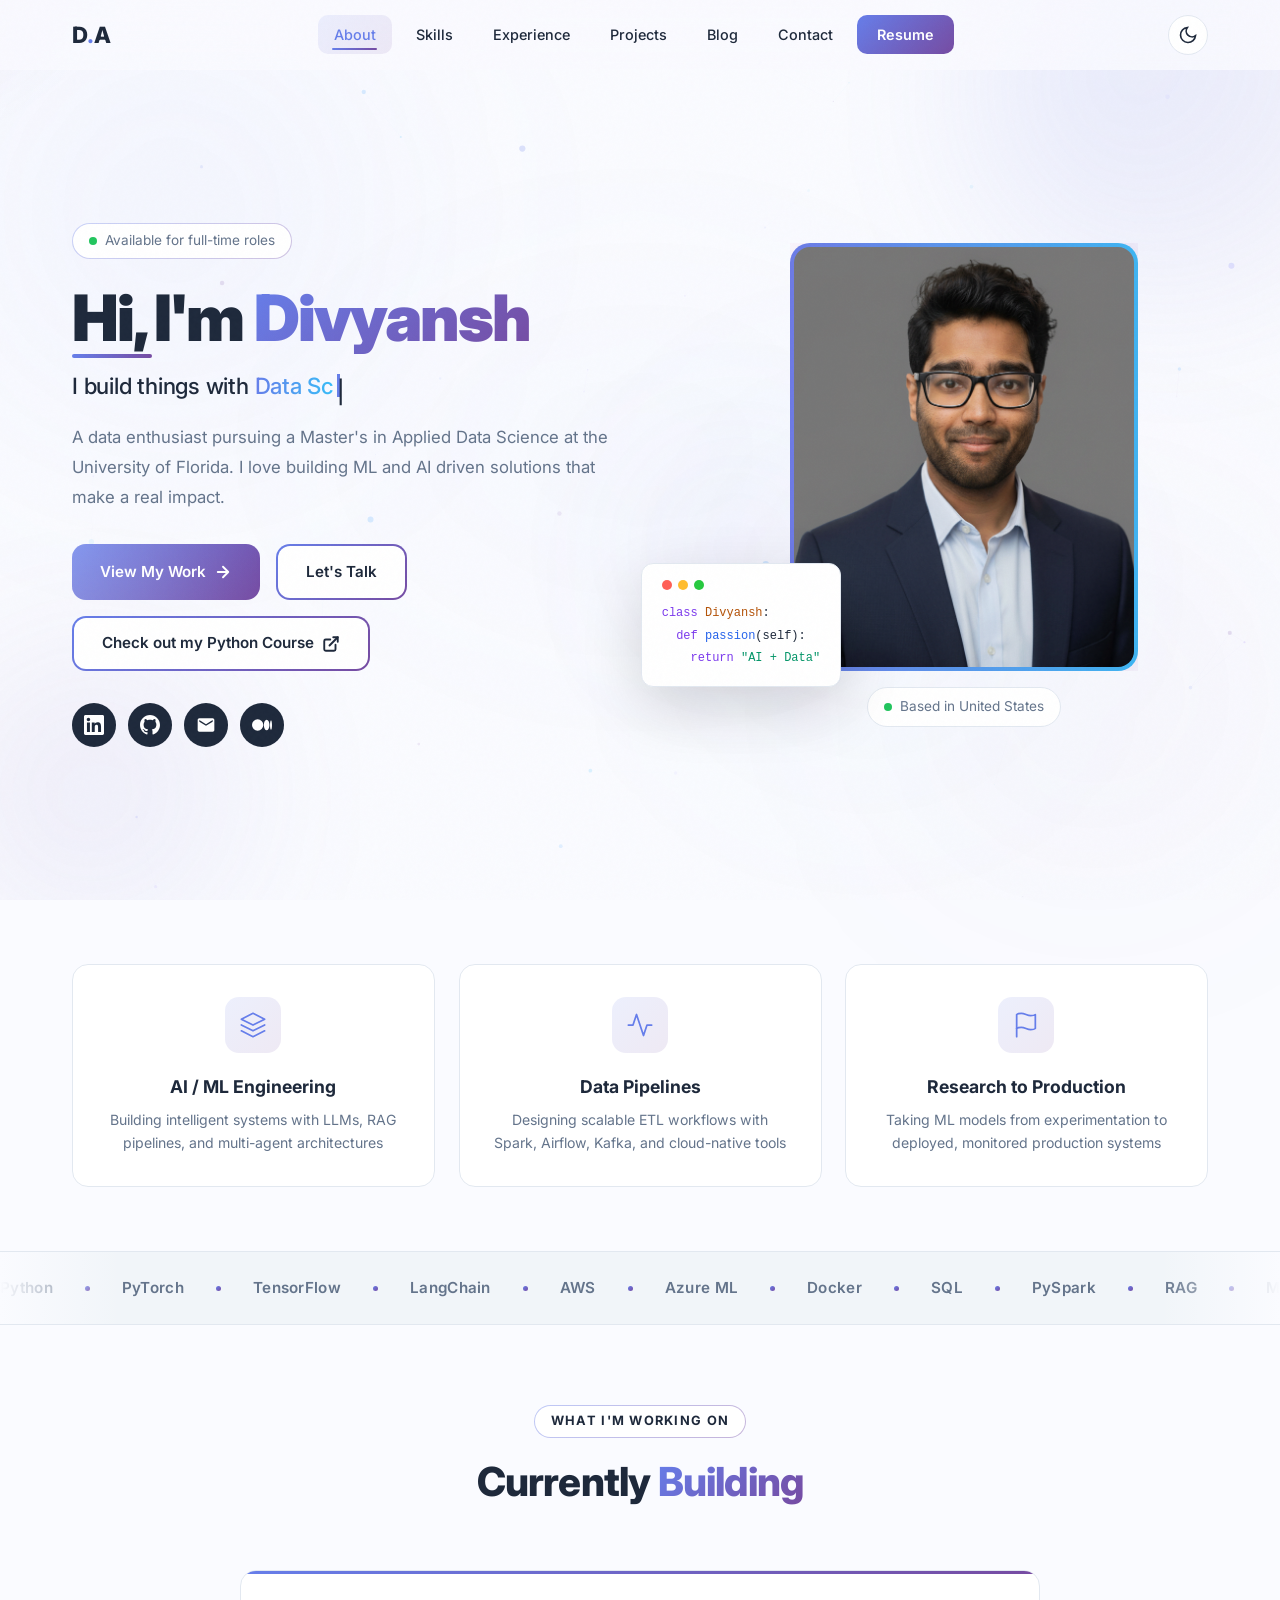
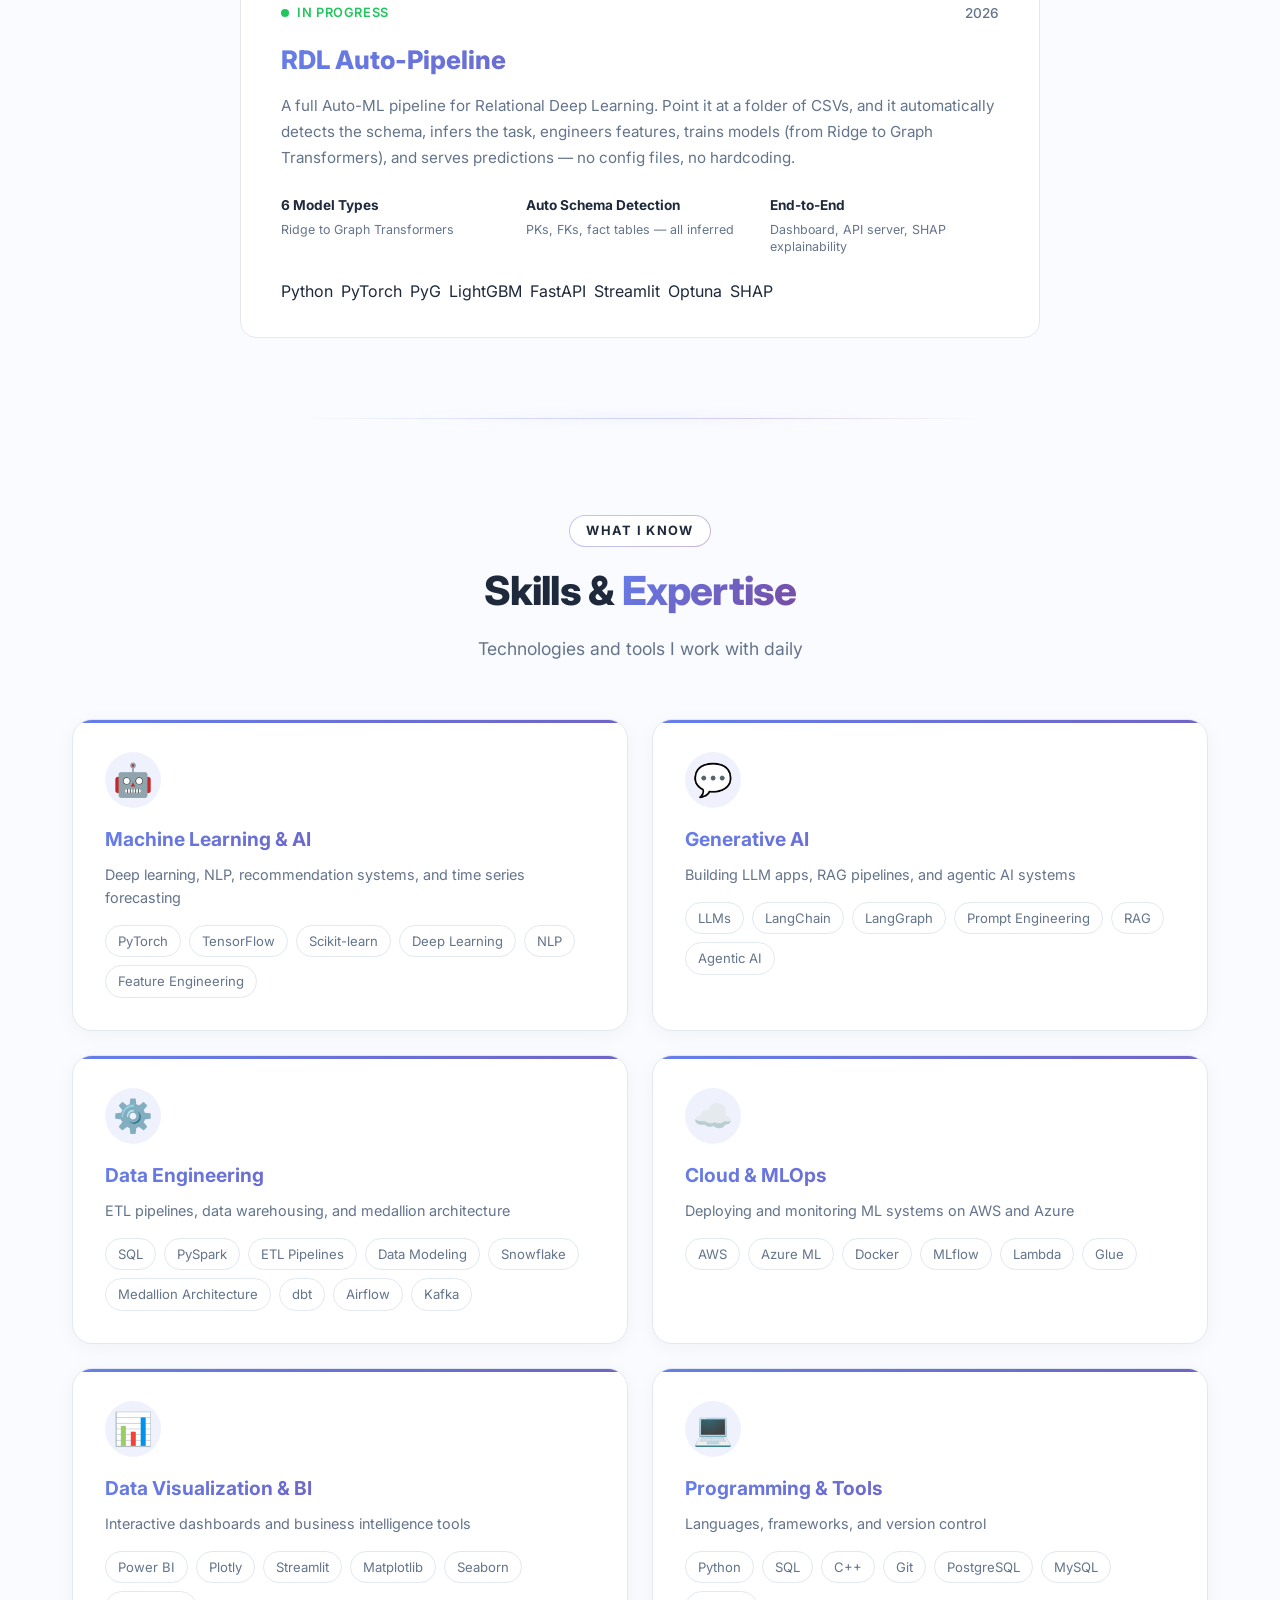
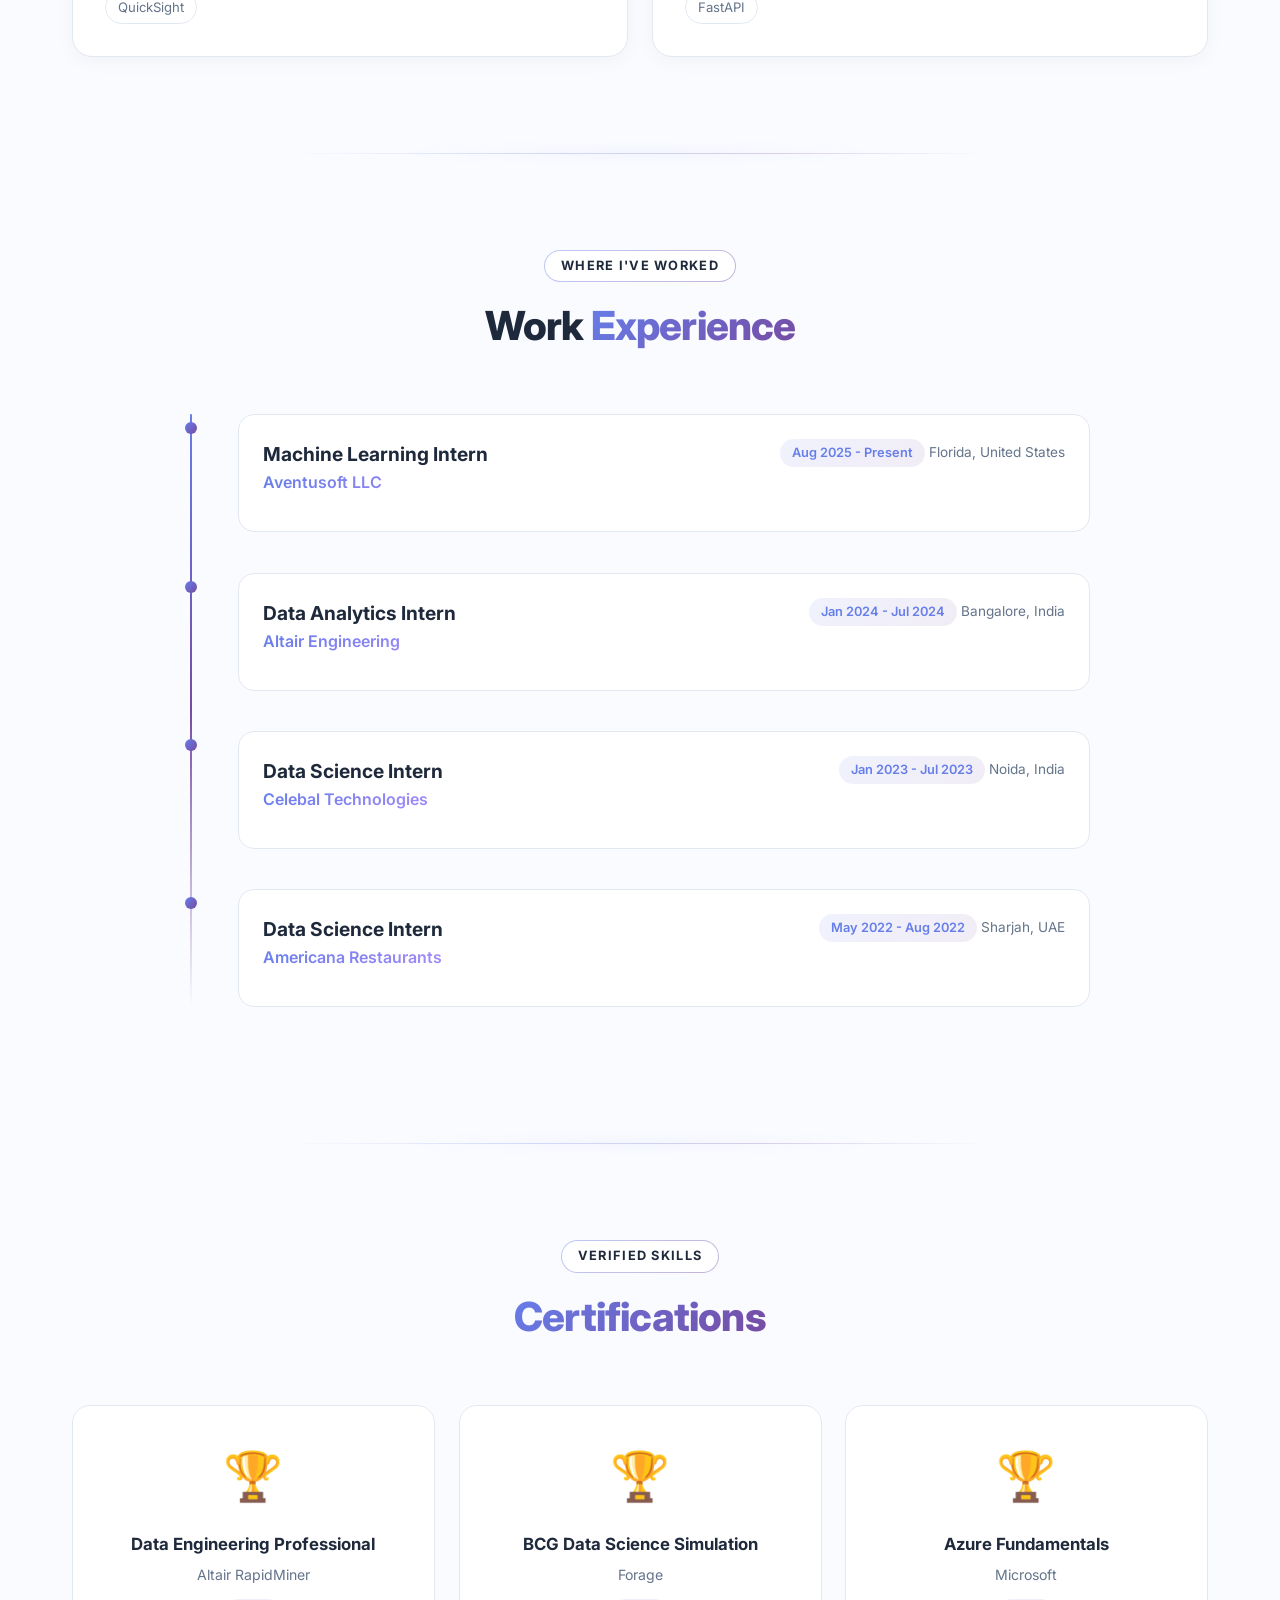
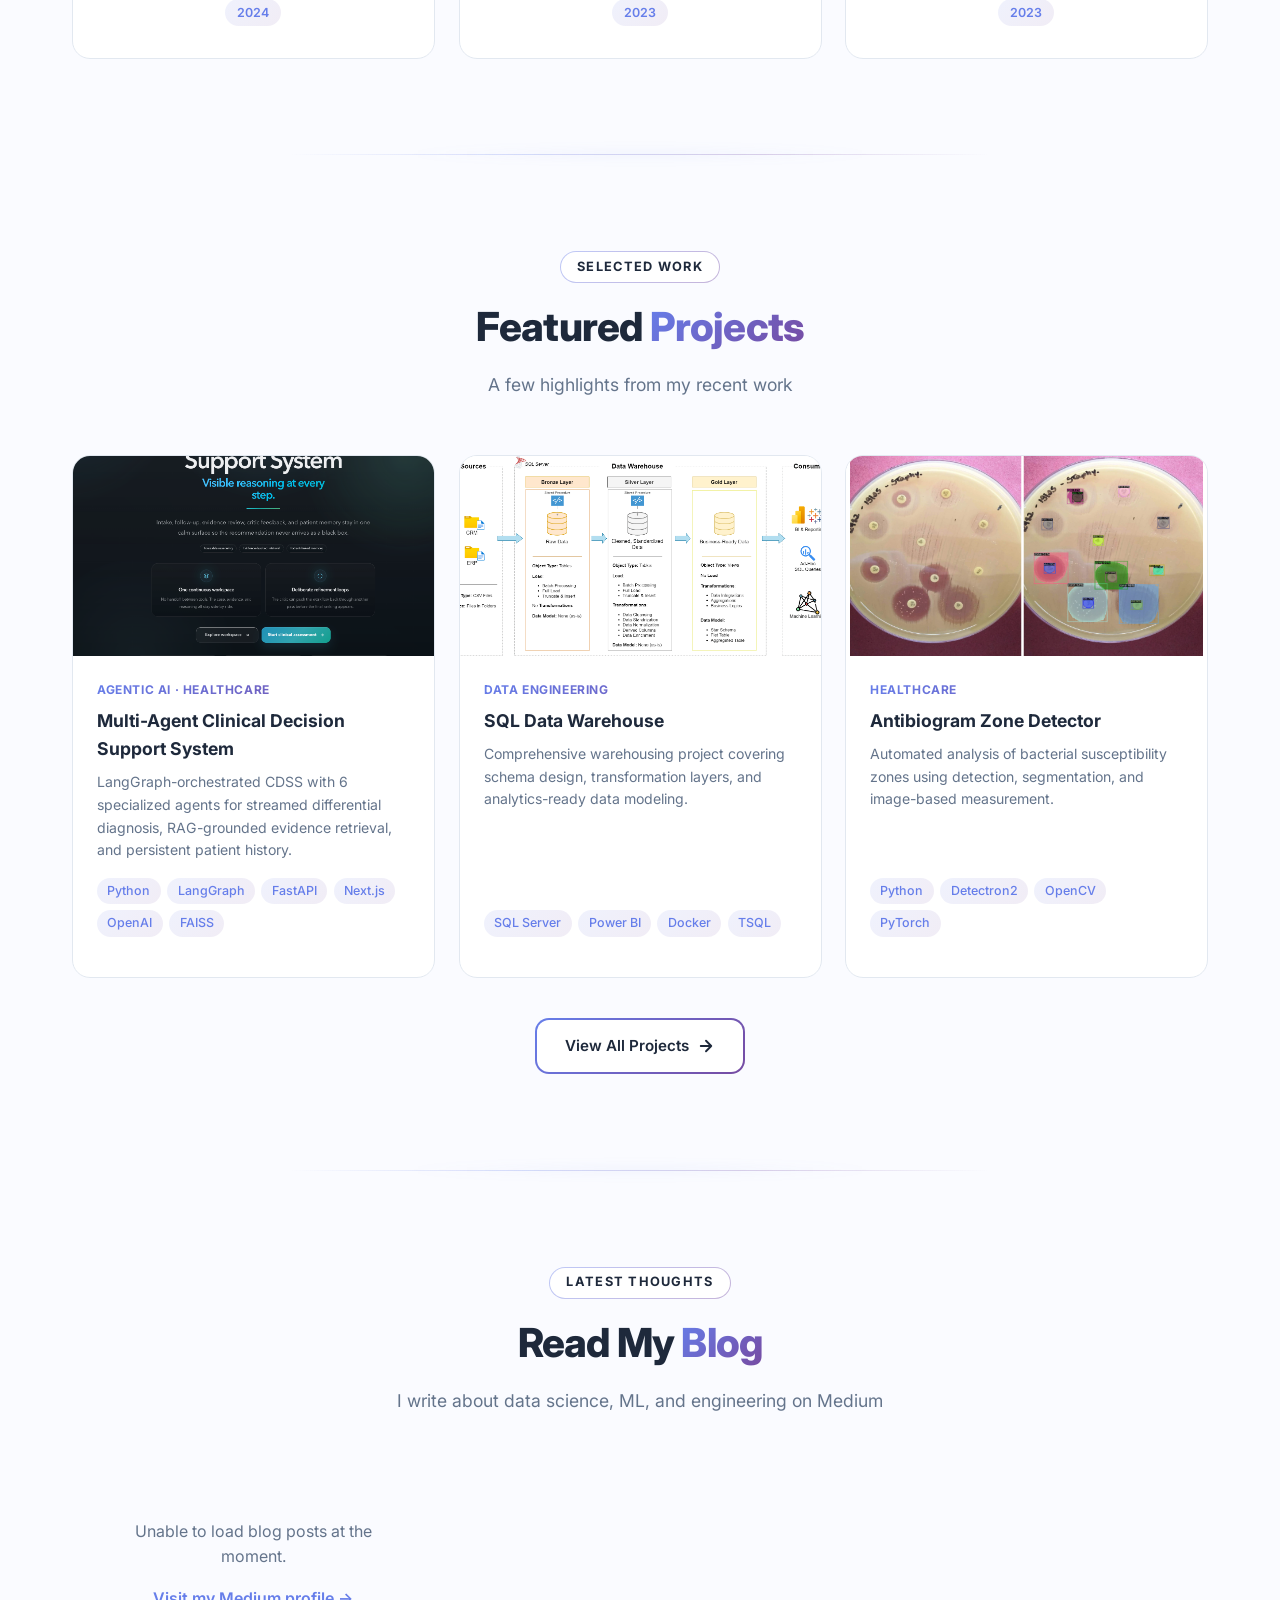
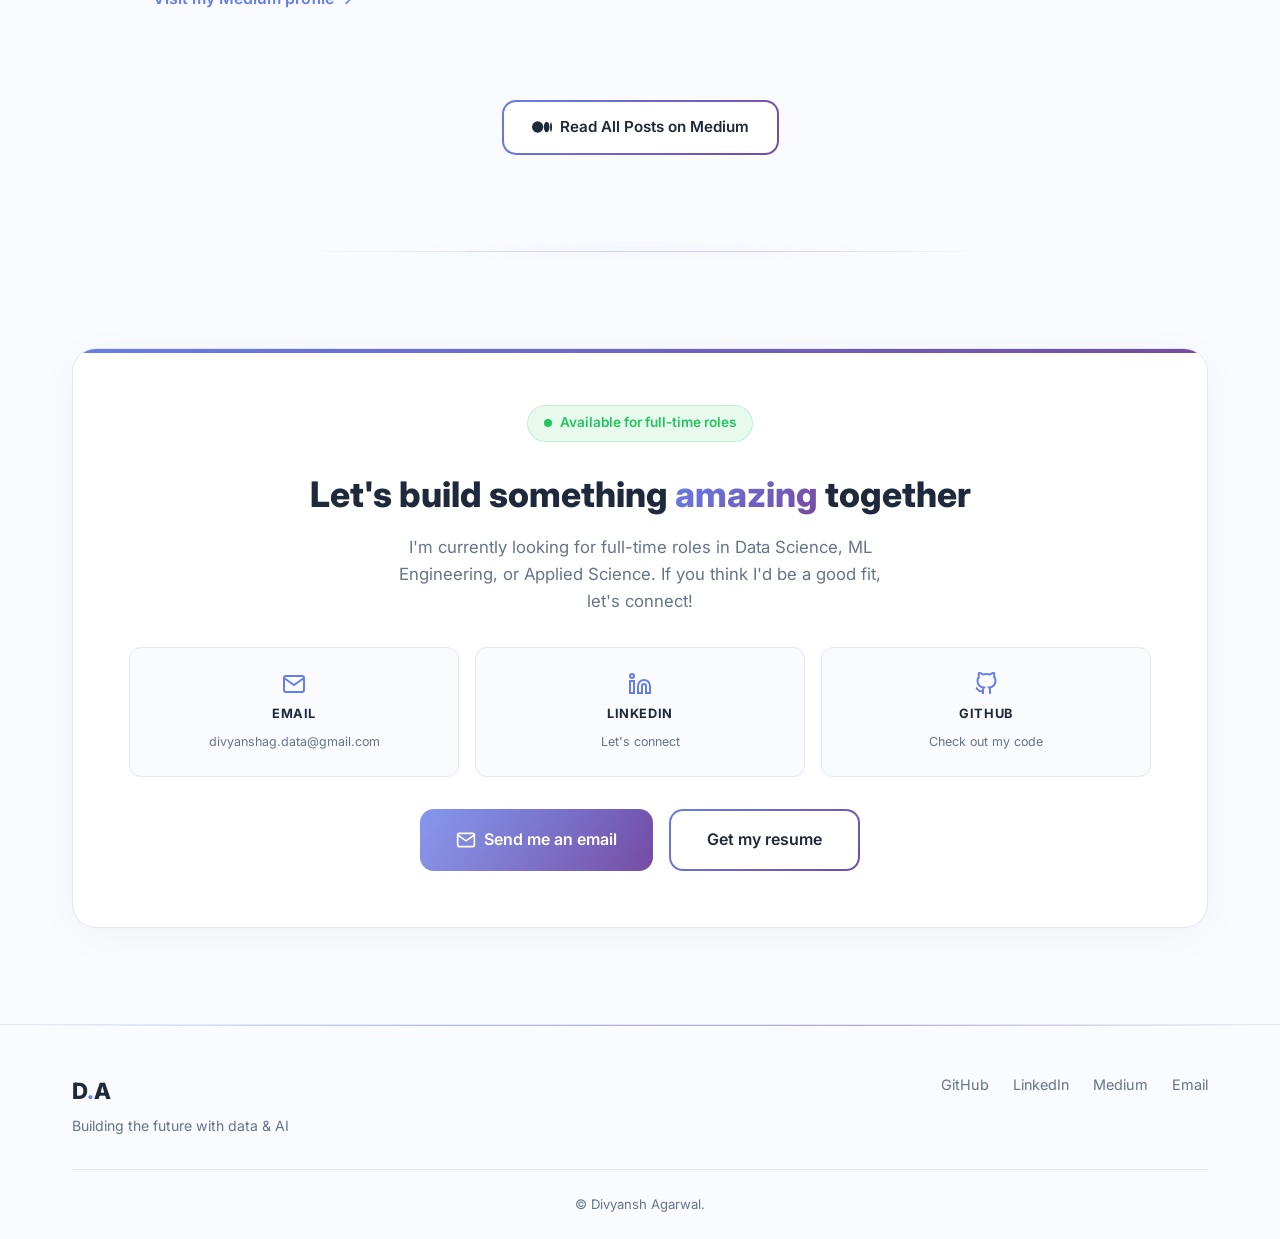
<file: index.html>
<!DOCTYPE html>
<html lang="en" data-theme="light">
<head>
    <meta charset="UTF-8">
    <meta name="viewport" content="width=device-width, initial-scale=1.0">
    <title>Divyansh Agarwal | AI/ML Engineer & Data Scientist</title>
    <meta name="description" content="Portfolio of Divyansh Agarwal - ML Engineer, Data Scientist, and AI enthusiast building intelligent solutions.">
    <link rel="preconnect" href="https://fonts.googleapis.com">
    <link rel="preconnect" href="https://fonts.gstatic.com" crossorigin>
    <link href="https://fonts.googleapis.com/css2?family=Inter:wght@300;400;500;600;700;800;900&family=JetBrains+Mono:wght@400;500&display=swap" rel="stylesheet">
    <link rel="icon" type="image/svg+xml" href="assets/favicon.svg">
    <link rel="stylesheet" href="css/style.css">
</head>
<body class="page-loading">

<!-- Page Loader -->
<div class="page-loader" id="page-loader">
    <div class="loader-content">
        <span class="loader-logo">D<span class="logo-dot">.</span>A</span>
        <div class="loader-bar"><div class="loader-bar-fill"></div></div>
    </div>
</div>

<!-- Scroll Progress Bar -->
<div class="scroll-progress" id="scroll-progress"></div>

<!-- Particles Canvas -->
<canvas id="particles-canvas"></canvas>

<!-- Grain Texture Overlay -->
<div class="grain-overlay"></div>

<!-- Mouse Follower -->
<div class="mouse-glow" id="mouse-glow"></div>

<!-- Ambient Background Blob -->
<div class="ambient-blob ambient-blob-3"></div>

<!-- Scroll Spotlight -->
<div class="scroll-spotlight" id="scroll-spotlight"></div>

<!-- Navigation -->
<nav class="navbar" id="navbar">
    <div class="nav-container">
        <a href="index.html" class="nav-logo">
            <span class="logo-text">D<span class="logo-dot">.</span>A</span>
        </a>
        <div class="nav-links" id="nav-links">
            <a href="#about" class="nav-link">About</a>
            <a href="#skills" class="nav-link">Skills</a>
            <a href="#experience" class="nav-link">Experience</a>
            <a href="projects.html" class="nav-link">Projects</a>
            <a href="#blogs" class="nav-link">Blog</a>
            <a href="#contact" class="nav-link">Contact</a>
            <a href="resume.html" class="nav-link nav-cta">Resume</a>
        </div>
        <div class="nav-right">
            <button class="theme-toggle" id="theme-toggle" aria-label="Toggle dark mode">
                <svg class="sun-icon" width="20" height="20" viewBox="0 0 24 24" fill="none" stroke="currentColor" stroke-width="2"><circle cx="12" cy="12" r="5"/><line x1="12" y1="1" x2="12" y2="3"/><line x1="12" y1="21" x2="12" y2="23"/><line x1="4.22" y1="4.22" x2="5.64" y2="5.64"/><line x1="18.36" y1="18.36" x2="19.78" y2="19.78"/><line x1="1" y1="12" x2="3" y2="12"/><line x1="21" y1="12" x2="23" y2="12"/><line x1="4.22" y1="19.78" x2="5.64" y2="18.36"/><line x1="18.36" y1="5.64" x2="19.78" y2="4.22"/></svg>
                <svg class="moon-icon" width="20" height="20" viewBox="0 0 24 24" fill="none" stroke="currentColor" stroke-width="2"><path d="M21 12.79A9 9 0 1 1 11.21 3 7 7 0 0 0 21 12.79z"/></svg>
            </button>
            <button class="nav-toggle" id="nav-toggle" aria-label="Toggle navigation">
                <span></span><span></span><span></span>
            </button>
        </div>
    </div>
</nav>

<!-- Hero Section -->
<section class="hero" id="about">
    <div class="hero-bg-shapes">
        <div class="shape shape-1"></div>
        <div class="shape shape-2"></div>
        <div class="shape shape-3"></div>
    </div>
    <div class="hero-container">
        <div class="hero-content reveal-left">
            <div class="hero-badge">
                <span class="badge-dot"></span>
                Available for full-time roles
            </div>
            <h1 class="hero-name">
                Hi, I'm <span class="gradient-text">Divyansh</span>
            </h1>
            <div class="hero-role">
                I build things with&nbsp;<span id="typing-text" class="gradient-text-animated"></span><span class="typing-cursor">|</span>
            </div>
            <p class="hero-bio">
                A data enthusiast pursuing a Master's in Applied Data Science at the University of Florida. I love building ML and AI driven solutions that make a real impact.
            </p>
            <div class="hero-cta-group">
                <a href="projects.html" class="btn btn-primary">
                    <span>View My Work</span>
                    <svg width="18" height="18" viewBox="0 0 24 24" fill="none" stroke="currentColor" stroke-width="2.5" stroke-linecap="round" stroke-linejoin="round"><path d="M5 12h14M12 5l7 7-7 7"/></svg>
                </a>
                <a href="#contact" class="btn btn-outline">Let's Talk</a>
                <a href="https://github.com/Divyansh-ag14/python_course_by_divyansh" target="_blank" class="btn btn-outline">
                    <span>Check out my Python Course</span>
                    <svg width="18" height="18" viewBox="0 0 24 24" fill="none" stroke="currentColor" stroke-width="2.5" stroke-linecap="round" stroke-linejoin="round"><path d="M18 13v6a2 2 0 0 1-2 2H5a2 2 0 0 1-2-2V8a2 2 0 0 1 2-2h6"/><polyline points="15 3 21 3 21 9"/><line x1="10" y1="14" x2="21" y2="3"/></svg>
                </a>
            </div>
            <div class="hero-socials">
                <a href="https://www.linkedin.com/in/divyanshag14/" target="_blank" class="social-icon linkedin" aria-label="LinkedIn">
                    <svg width="20" height="20" viewBox="0 0 24 24" fill="currentColor"><path d="M20.447 20.452h-3.554v-5.569c0-1.328-.027-3.037-1.852-3.037-1.853 0-2.136 1.445-2.136 2.939v5.667H9.351V9h3.414v1.561h.046c.477-.9 1.637-1.85 3.37-1.85 3.601 0 4.267 2.37 4.267 5.455v6.286zM5.337 7.433c-1.144 0-2.063-.926-2.063-2.065 0-1.138.92-2.063 2.063-2.063 1.14 0 2.064.925 2.064 2.063 0 1.139-.925 2.065-2.064 2.065zm1.782 13.019H3.555V9h3.564v11.452zM22.225 0H1.771C.792 0 0 .774 0 1.729v20.542C0 23.227.792 24 1.771 24h20.451C23.2 24 24 23.227 24 22.271V1.729C24 .774 23.2 0 22.222 0h.003z"/></svg>
                </a>
                <a href="https://github.com/Divyansh-ag14" target="_blank" class="social-icon github" aria-label="GitHub">
                    <svg width="20" height="20" viewBox="0 0 24 24" fill="currentColor"><path d="M12 0c-6.626 0-12 5.373-12 12 0 5.302 3.438 9.8 8.207 11.387.599.111.793-.261.793-.577v-2.234c-3.338.726-4.033-1.416-4.033-1.416-.546-1.387-1.333-1.756-1.333-1.756-1.089-.745.083-.729.083-.729 1.205.084 1.839 1.237 1.839 1.237 1.07 1.834 2.807 1.304 3.492.997.107-.775.418-1.305.762-1.604-2.665-.305-5.467-1.334-5.467-5.931 0-1.311.469-2.381 1.236-3.221-.124-.303-.535-1.524.117-3.176 0 0 1.008-.322 3.301 1.23.957-.266 1.983-.399 3.003-.404 1.02.005 2.047.138 3.006.404 2.291-1.552 3.297-1.23 3.297-1.23.653 1.653.242 2.874.118 3.176.77.84 1.235 1.911 1.235 3.221 0 4.609-2.807 5.624-5.479 5.921.43.372.823 1.102.823 2.222v3.293c0 .319.192.694.801.576 4.765-1.589 8.199-6.086 8.199-11.386 0-6.627-5.373-12-12-12z"/></svg>
                </a>
                <a href="mailto:divyanshag.data@gmail.com" class="social-icon email" aria-label="Email">
                    <svg width="20" height="20" viewBox="0 0 24 24" fill="currentColor"><path d="M20 4H4c-1.1 0-1.99.9-1.99 2L2 18c0 1.1.9 2 2 2h16c1.1 0 2-.9 2-2V6c0-1.1-.9-2-2-2zm0 4l-8 5-8-5V6l8 5 8-5v2z"/></svg>
                </a>
                <a href="https://medium.com/@div.data" target="_blank" class="social-icon medium" aria-label="Medium">
                    <svg width="20" height="20" viewBox="0 0 24 24" fill="currentColor"><path d="M13.54 12a6.8 6.8 0 01-6.77 6.82A6.8 6.8 0 010 12a6.8 6.8 0 016.77-6.82A6.8 6.8 0 0113.54 12zm7.42 0c0 3.54-1.51 6.42-3.38 6.42-1.87 0-3.39-2.88-3.39-6.42s1.52-6.42 3.39-6.42 3.38 2.88 3.38 6.42M24 12c0 3.17-.53 5.75-1.19 5.75-.66 0-1.19-2.58-1.19-5.75s.53-5.75 1.19-5.75C23.47 6.25 24 8.83 24 12z"/></svg>
                </a>
            </div>
        </div>
        <div class="hero-avatar reveal-right">
            <div class="hero-code-float">
                <div class="code-window">
                    <div class="code-dots"><span></span><span></span><span></span></div>
                    <code>
                        <span class="code-keyword">class</span> <span class="code-name">Divyansh</span>:<br>
                        &nbsp;&nbsp;<span class="code-keyword">def</span> <span class="code-func">passion</span>(self):<br>
                        &nbsp;&nbsp;&nbsp;&nbsp;<span class="code-keyword">return</span> <span class="code-string">"AI + Data"</span>
                    </code>
                </div>
            </div>
            <div class="avatar-ring">
                <img src="assets/my_photo.png" alt="Divyansh Agarwal" width="340" height="340">
            </div>
            <div class="avatar-status">
                <span class="status-dot"></span>
                <span>Based in United States</span>
            </div>
        </div>
    </div>
</section>

<!-- What I Do Strip -->
<section class="what-i-do-strip">
    <div class="container">
        <div class="wid-grid">
            <div class="wid-card reveal stagger-1">
                <div class="wid-icon">
                    <svg width="28" height="28" viewBox="0 0 24 24" fill="none" stroke="currentColor" stroke-width="1.5" stroke-linecap="round" stroke-linejoin="round"><path d="M12 2L2 7l10 5 10-5-10-5z"/><path d="M2 17l10 5 10-5"/><path d="M2 12l10 5 10-5"/></svg>
                </div>
                <h3 class="wid-title">AI / ML Engineering</h3>
                <p class="wid-desc">Building intelligent systems with LLMs, RAG pipelines, and multi-agent architectures</p>
            </div>
            <div class="wid-card reveal stagger-2">
                <div class="wid-icon">
                    <svg width="28" height="28" viewBox="0 0 24 24" fill="none" stroke="currentColor" stroke-width="1.5" stroke-linecap="round" stroke-linejoin="round"><path d="M22 12h-4l-3 9L9 3l-3 9H2"/></svg>
                </div>
                <h3 class="wid-title">Data Pipelines</h3>
                <p class="wid-desc">Designing scalable ETL workflows with Spark, Airflow, Kafka, and cloud-native tools</p>
            </div>
            <div class="wid-card reveal stagger-3">
                <div class="wid-icon">
                    <svg width="28" height="28" viewBox="0 0 24 24" fill="none" stroke="currentColor" stroke-width="1.5" stroke-linecap="round" stroke-linejoin="round"><path d="M4 15s1-1 4-1 5 2 8 2 4-1 4-1V3s-1 1-4 1-5-2-8-2-4 1-4 1z"/><line x1="4" y1="22" x2="4" y2="15"/></svg>
                </div>
                <h3 class="wid-title">Research to Production</h3>
                <p class="wid-desc">Taking ML models from experimentation to deployed, monitored production systems</p>
            </div>
        </div>
    </div>
</section>

<!-- Tech Marquee -->
<div class="tech-marquee">
    <div class="marquee-track">
        <div class="marquee-content">
            <span class="marquee-item">Python</span>
            <span class="marquee-dot"></span>
            <span class="marquee-item">PyTorch</span>
            <span class="marquee-dot"></span>
            <span class="marquee-item">TensorFlow</span>
            <span class="marquee-dot"></span>
            <span class="marquee-item">LangChain</span>
            <span class="marquee-dot"></span>
            <span class="marquee-item">AWS</span>
            <span class="marquee-dot"></span>
            <span class="marquee-item">Azure ML</span>
            <span class="marquee-dot"></span>
            <span class="marquee-item">Docker</span>
            <span class="marquee-dot"></span>
            <span class="marquee-item">SQL</span>
            <span class="marquee-dot"></span>
            <span class="marquee-item">PySpark</span>
            <span class="marquee-dot"></span>
            <span class="marquee-item">RAG</span>
            <span class="marquee-dot"></span>
            <span class="marquee-item">MLflow</span>
            <span class="marquee-dot"></span>
            <span class="marquee-item">Snowflake</span>
            <span class="marquee-dot"></span>
            <span class="marquee-item">Scikit-learn</span>
            <span class="marquee-dot"></span>
            <span class="marquee-item">Power BI</span>
            <span class="marquee-dot"></span>
            <span class="marquee-item">Streamlit</span>
            <span class="marquee-dot"></span>
        </div>
        <div class="marquee-content" aria-hidden="true">
            <span class="marquee-item">Python</span>
            <span class="marquee-dot"></span>
            <span class="marquee-item">PyTorch</span>
            <span class="marquee-dot"></span>
            <span class="marquee-item">TensorFlow</span>
            <span class="marquee-dot"></span>
            <span class="marquee-item">LangChain</span>
            <span class="marquee-dot"></span>
            <span class="marquee-item">AWS</span>
            <span class="marquee-dot"></span>
            <span class="marquee-item">Azure ML</span>
            <span class="marquee-dot"></span>
            <span class="marquee-item">Docker</span>
            <span class="marquee-dot"></span>
            <span class="marquee-item">SQL</span>
            <span class="marquee-dot"></span>
            <span class="marquee-item">PySpark</span>
            <span class="marquee-dot"></span>
            <span class="marquee-item">RAG</span>
            <span class="marquee-dot"></span>
            <span class="marquee-item">MLflow</span>
            <span class="marquee-dot"></span>
            <span class="marquee-item">Snowflake</span>
            <span class="marquee-dot"></span>
            <span class="marquee-item">Scikit-learn</span>
            <span class="marquee-dot"></span>
            <span class="marquee-item">Power BI</span>
            <span class="marquee-dot"></span>
            <span class="marquee-item">Streamlit</span>
            <span class="marquee-dot"></span>
        </div>
    </div>
</div>

<!-- Currently Building Section -->
<section class="currently-building" id="currently-building">
    <div class="container">
        <div class="section-header reveal">
            <span class="section-tag">What I'm Working On</span>
            <h2 class="section-title">Currently <span class="gradient-text">Building</span></h2>
        </div>
        <div class="building-card reveal">
            <div class="building-card-header">
                <div class="building-status">
                    <span class="pulse-dot"></span>
                    <span class="status-text">In Progress</span>
                </div>
                <span class="building-date">2026</span>
            </div>
            <h3 class="building-title">RDL Auto-Pipeline</h3>
            <p class="building-desc">A full Auto-ML pipeline for Relational Deep Learning. Point it at a folder of CSVs, and it automatically detects the schema, infers the task, engineers features, trains models (from Ridge to Graph Transformers), and serves predictions — no config files, no hardcoding.</p>
            <div class="building-highlights">
                <div class="building-highlight-item">
                    <span class="highlight-label">6 Model Types</span>
                    <span class="highlight-detail">Ridge to Graph Transformers</span>
                </div>
                <div class="building-highlight-item">
                    <span class="highlight-label">Auto Schema Detection</span>
                    <span class="highlight-detail">PKs, FKs, fact tables — all inferred</span>
                </div>
                <div class="building-highlight-item">
                    <span class="highlight-label">End-to-End</span>
                    <span class="highlight-detail">Dashboard, API server, SHAP explainability</span>
                </div>
            </div>
            <div class="building-tags">
                <span class="tag">Python</span>
                <span class="tag">PyTorch</span>
                <span class="tag">PyG</span>
                <span class="tag">LightGBM</span>
                <span class="tag">FastAPI</span>
                <span class="tag">Streamlit</span>
                <span class="tag">Optuna</span>
                <span class="tag">SHAP</span>
            </div>
        </div>
    </div>
</section>

<div class="section-divider-glow"></div>

<!-- Skills Section -->
<section class="section" id="skills">
    <div class="container">
        <div class="section-header reveal">
            <span class="section-tag">What I Know</span>
            <h2 class="section-title">Skills & <span class="gradient-text">Expertise</span></h2>
            <p class="section-subtitle">Technologies and tools I work with daily</p>
        </div>
        <div class="skills-grid">
            <div class="skill-card tilt-card reveal stagger-1">
                <div class="skill-card-accent"></div>
                <div class="skill-icon-wrap"><span class="skill-emoji">&#129302;</span></div>
                <h3 class="skill-title">Machine Learning & AI</h3>
                <p class="skill-desc">Deep learning, NLP, recommendation systems, and time series forecasting</p>
                <div class="skill-tags">
                    <span class="tag">PyTorch</span><span class="tag">TensorFlow</span><span class="tag">Scikit-learn</span><span class="tag">Deep Learning</span><span class="tag">NLP</span><span class="tag">Feature Engineering</span>
                </div>
            </div>
            <div class="skill-card tilt-card reveal stagger-2">
                <div class="skill-card-accent"></div>
                <div class="skill-icon-wrap"><span class="skill-emoji">&#128172;</span></div>
                <h3 class="skill-title">Generative AI</h3>
                <p class="skill-desc">Building LLM apps, RAG pipelines, and agentic AI systems</p>
                <div class="skill-tags">
                    <span class="tag">LLMs</span><span class="tag">LangChain</span><span class="tag">LangGraph</span><span class="tag">Prompt Engineering</span><span class="tag">RAG</span><span class="tag">Agentic AI</span>
                </div>
            </div>
            <div class="skill-card tilt-card reveal stagger-3">
                <div class="skill-card-accent"></div>
                <div class="skill-icon-wrap"><span class="skill-emoji">&#9881;&#65039;</span></div>
                <h3 class="skill-title">Data Engineering</h3>
                <p class="skill-desc">ETL pipelines, data warehousing, and medallion architecture</p>
                <div class="skill-tags">
                    <span class="tag">SQL</span><span class="tag">PySpark</span><span class="tag">ETL Pipelines</span><span class="tag">Data Modeling</span><span class="tag">Snowflake</span><span class="tag">Medallion Architecture</span><span class="tag">dbt</span><span class="tag">Airflow</span><span class="tag">Kafka</span>
                </div>
            </div>
            <div class="skill-card tilt-card reveal stagger-4">
                <div class="skill-card-accent"></div>
                <div class="skill-icon-wrap"><span class="skill-emoji">&#9729;&#65039;</span></div>
                <h3 class="skill-title">Cloud & MLOps</h3>
                <p class="skill-desc">Deploying and monitoring ML systems on AWS and Azure</p>
                <div class="skill-tags">
                    <span class="tag">AWS</span><span class="tag">Azure ML</span><span class="tag">Docker</span><span class="tag">MLflow</span><span class="tag">Lambda</span><span class="tag">Glue</span>
                </div>
            </div>
            <div class="skill-card tilt-card reveal stagger-5">
                <div class="skill-card-accent"></div>
                <div class="skill-icon-wrap"><span class="skill-emoji">&#128202;</span></div>
                <h3 class="skill-title">Data Visualization & BI</h3>
                <p class="skill-desc">Interactive dashboards and business intelligence tools</p>
                <div class="skill-tags">
                    <span class="tag">Power BI</span><span class="tag">Plotly</span><span class="tag">Streamlit</span><span class="tag">Matplotlib</span><span class="tag">Seaborn</span><span class="tag">QuickSight</span>
                </div>
            </div>
            <div class="skill-card tilt-card reveal stagger-6">
                <div class="skill-card-accent"></div>
                <div class="skill-icon-wrap"><span class="skill-emoji">&#128187;</span></div>
                <h3 class="skill-title">Programming & Tools</h3>
                <p class="skill-desc">Languages, frameworks, and version control</p>
                <div class="skill-tags">
                    <span class="tag">Python</span><span class="tag">SQL</span><span class="tag">C++</span><span class="tag">Git</span><span class="tag">PostgreSQL</span><span class="tag">MySQL</span><span class="tag">FastAPI</span>
                </div>
            </div>
        </div>
    </div>
</section>

<div class="section-divider-glow"></div>

<!-- Experience Section -->
<section class="section section-alt" id="experience">
    <div class="container">
        <div class="section-header reveal">
            <span class="section-tag">Where I've Worked</span>
            <h2 class="section-title">Work <span class="gradient-text">Experience</span></h2>
        </div>
        <div class="timeline">
            <div class="timeline-item reveal">
                <div class="timeline-dot"></div>
                <div class="timeline-content tilt-card">
                    <div class="exp-header">
                        <div>
                            <h3 class="exp-title">Machine Learning Intern</h3>
                            <p class="exp-company">Aventusoft LLC</p>
                        </div>
                        <div class="exp-meta">
                            <span class="exp-date">Aug 2025 - Present</span>
                            <span class="exp-location">Florida, United States</span>
                        </div>
                    </div>
                </div>
            </div>
            <div class="timeline-item reveal">
                <div class="timeline-dot"></div>
                <div class="timeline-content tilt-card">
                    <div class="exp-header">
                        <div>
                            <h3 class="exp-title">Data Analytics Intern</h3>
                            <p class="exp-company">Altair Engineering</p>
                        </div>
                        <div class="exp-meta">
                            <span class="exp-date">Jan 2024 - Jul 2024</span>
                            <span class="exp-location">Bangalore, India</span>
                        </div>
                    </div>
                </div>
            </div>
            <div class="timeline-item reveal">
                <div class="timeline-dot"></div>
                <div class="timeline-content tilt-card">
                    <div class="exp-header">
                        <div>
                            <h3 class="exp-title">Data Science Intern</h3>
                            <p class="exp-company">Celebal Technologies</p>
                        </div>
                        <div class="exp-meta">
                            <span class="exp-date">Jan 2023 - Jul 2023</span>
                            <span class="exp-location">Noida, India</span>
                        </div>
                    </div>
                </div>
            </div>
            <div class="timeline-item reveal">
                <div class="timeline-dot"></div>
                <div class="timeline-content tilt-card">
                    <div class="exp-header">
                        <div>
                            <h3 class="exp-title">Data Science Intern</h3>
                            <p class="exp-company">Americana Restaurants</p>
                        </div>
                        <div class="exp-meta">
                            <span class="exp-date">May 2022 - Aug 2022</span>
                            <span class="exp-location">Sharjah, UAE</span>
                        </div>
                    </div>
                </div>
            </div>
        </div>
    </div>
</section>

<div class="section-divider-glow"></div>

<!-- Certifications Marquee -->
<section class="section" id="certifications">
    <div class="container">
        <div class="section-header reveal">
            <span class="section-tag">Verified Skills</span>
            <h2 class="section-title"><span class="gradient-text">Certifications</span></h2>
        </div>
        <div class="certs-grid">
            <div class="cert-card tilt-card reveal stagger-1">
                <div class="cert-icon">&#127942;</div>
                <h3 class="cert-name">Data Engineering Professional</h3>
                <p class="cert-issuer">Altair RapidMiner</p>
                <span class="cert-year">2024</span>
            </div>
            <div class="cert-card tilt-card reveal stagger-2">
                <div class="cert-icon">&#127942;</div>
                <h3 class="cert-name">BCG Data Science Simulation</h3>
                <p class="cert-issuer">Forage</p>
                <span class="cert-year">2023</span>
            </div>
            <div class="cert-card tilt-card reveal stagger-3">
                <div class="cert-icon">&#127942;</div>
                <h3 class="cert-name">Azure Fundamentals</h3>
                <p class="cert-issuer">Microsoft</p>
                <span class="cert-year">2023</span>
            </div>
        </div>
    </div>
</section>

<div class="section-divider-glow"></div>

<!-- Featured Projects -->
<section class="section section-alt" id="featured-projects">
    <div class="container">
        <div class="section-header reveal">
            <span class="section-tag">Selected Work</span>
            <h2 class="section-title">Featured <span class="gradient-text">Projects</span></h2>
            <p class="section-subtitle">A few highlights from my recent work</p>
        </div>
        <div class="featured-grid">
            <a href="projects.html" class="featured-card reveal stagger-1">
                <div class="featured-img">
                    <img src="assets/agentic_ai_projects/result/cdss_result.png" alt="Multi-Agent Clinical Decision Support System" loading="lazy">
                </div>
                <div class="featured-body">
                    <span class="project-category">Agentic AI · Healthcare</span>
                    <h3 class="featured-title">Multi-Agent Clinical Decision Support System</h3>
                    <p class="featured-desc">LangGraph-orchestrated CDSS with 6 specialized agents for streamed differential diagnosis, RAG-grounded evidence retrieval, and persistent patient history.</p>
                    <div class="project-tech">
                        <span>Python</span><span>LangGraph</span><span>FastAPI</span><span>Next.js</span><span>OpenAI</span><span>FAISS</span>
                    </div>
                </div>
            </a>
            <a href="projects.html" class="featured-card reveal stagger-2">
                <div class="featured-img">
                    <img src="assets/data_engineering_projects/architecture/sql_datawarehouse_architecture.png" alt="SQL Data Warehouse" loading="lazy">
                </div>
                <div class="featured-body">
                    <span class="project-category">Data Engineering</span>
                    <h3 class="featured-title">SQL Data Warehouse</h3>
                    <p class="featured-desc">Comprehensive warehousing project covering schema design, transformation layers, and analytics-ready data modeling.</p>
                    <div class="project-tech">
                        <span>SQL Server</span><span>Power BI</span><span>Docker</span><span>TSQL</span>
                    </div>
                </div>
            </a>
            <a href="projects.html" class="featured-card reveal stagger-3">
                <div class="featured-img">
                    <img src="assets/healthcare_projects/result/antibio.png" alt="Antibiogram Zone Detector" loading="lazy">
                </div>
                <div class="featured-body">
                    <span class="project-category">Healthcare</span>
                    <h3 class="featured-title">Antibiogram Zone Detector</h3>
                    <p class="featured-desc">Automated analysis of bacterial susceptibility zones using detection, segmentation, and image-based measurement.</p>
                    <div class="project-tech">
                        <span>Python</span><span>Detectron2</span><span>OpenCV</span><span>PyTorch</span>
                    </div>
                </div>
            </a>
        </div>
        <div class="blog-cta reveal" style="margin-top: 2.5rem;">
            <a href="projects.html" class="btn btn-outline">
                <span>View All Projects</span>
                <svg width="18" height="18" viewBox="0 0 24 24" fill="none" stroke="currentColor" stroke-width="2.5" stroke-linecap="round" stroke-linejoin="round"><path d="M5 12h14M12 5l7 7-7 7"/></svg>
            </a>
        </div>
    </div>
</section>

<div class="section-divider-glow"></div>

<!-- Blog Section -->
<section class="section" id="blogs">
    <div class="container">
        <div class="section-header reveal">
            <span class="section-tag">Latest Thoughts</span>
            <h2 class="section-title">Read My <span class="gradient-text">Blog</span></h2>
            <p class="section-subtitle">I write about data science, ML, and engineering on Medium</p>
        </div>
        <div class="blog-grid" id="blog-grid">
            <!-- Blogs loaded dynamically via JS -->
            <div class="blog-skeleton" id="blog-skeleton">
                <div class="skeleton-card"><div class="skeleton-img"></div><div class="skeleton-line w-80"></div><div class="skeleton-line w-60"></div><div class="skeleton-line w-40"></div></div>
                <div class="skeleton-card"><div class="skeleton-img"></div><div class="skeleton-line w-80"></div><div class="skeleton-line w-60"></div><div class="skeleton-line w-40"></div></div>
                <div class="skeleton-card"><div class="skeleton-img"></div><div class="skeleton-line w-80"></div><div class="skeleton-line w-60"></div><div class="skeleton-line w-40"></div></div>
            </div>
        </div>
        <div class="blog-cta reveal">
            <a href="https://medium.com/@div.data" target="_blank" class="btn btn-outline">
                <svg width="20" height="20" viewBox="0 0 24 24" fill="currentColor"><path d="M13.54 12a6.8 6.8 0 01-6.77 6.82A6.8 6.8 0 010 12a6.8 6.8 0 016.77-6.82A6.8 6.8 0 0113.54 12zm7.42 0c0 3.54-1.51 6.42-3.38 6.42-1.87 0-3.39-2.88-3.39-6.42s1.52-6.42 3.39-6.42 3.38 2.88 3.38 6.42M24 12c0 3.17-.53 5.75-1.19 5.75-.66 0-1.19-2.58-1.19-5.75s.53-5.75 1.19-5.75C23.47 6.25 24 8.83 24 12z"/></svg>
                <span>Read All Posts on Medium</span>
            </a>
        </div>
    </div>
</section>

<div class="section-divider-glow"></div>

<!-- Contact CTA Section -->
<section class="section contact-section" id="contact">
    <div class="container">
        <div class="contact-card reveal">
            <div class="contact-bg-shapes">
                <div class="contact-shape contact-shape-1"></div>
                <div class="contact-shape contact-shape-2"></div>
            </div>
            <div class="contact-content">
                <div class="contact-availability">
                    <span class="pulse-dot"></span>
                    <span>Available for full-time roles</span>
                </div>
                <h2 class="contact-title">Let's build something <span class="gradient-text">amazing</span> together</h2>
                <p class="contact-desc">I'm currently looking for full-time roles in Data Science, ML Engineering, or Applied Science. If you think I'd be a good fit, let's connect!</p>
                <div class="contact-methods">
                    <a href="mailto:divyanshag.data@gmail.com" class="contact-method-card">
                        <svg width="24" height="24" viewBox="0 0 24 24" fill="none" stroke="currentColor" stroke-width="2"><path d="M4 4h16c1.1 0 2 .9 2 2v12c0 1.1-.9 2-2 2H4c-1.1 0-2-.9-2-2V6c0-1.1.9-2 2-2z"/><polyline points="22,6 12,13 2,6"/></svg>
                        <span class="contact-method-label">Email</span>
                        <span class="contact-method-value">divyanshag.data@gmail.com</span>
                    </a>
                    <a href="https://www.linkedin.com/in/divyanshag14/" target="_blank" class="contact-method-card">
                        <svg width="24" height="24" viewBox="0 0 24 24" fill="none" stroke="currentColor" stroke-width="2"><path d="M16 8a6 6 0 0 1 6 6v7h-4v-7a2 2 0 0 0-2-2 2 2 0 0 0-2 2v7h-4v-7a6 6 0 0 1 6-6z"/><rect x="2" y="9" width="4" height="12"/><circle cx="4" cy="4" r="2"/></svg>
                        <span class="contact-method-label">LinkedIn</span>
                        <span class="contact-method-value">Let's connect</span>
                    </a>
                    <a href="https://github.com/Divyansh-ag14" target="_blank" class="contact-method-card">
                        <svg width="24" height="24" viewBox="0 0 24 24" fill="none" stroke="currentColor" stroke-width="2"><path d="M9 19c-5 1.5-5-2.5-7-3m14 6v-3.87a3.37 3.37 0 0 0-.94-2.61c3.14-.35 6.44-1.54 6.44-7A5.44 5.44 0 0 0 20 4.77 5.07 5.07 0 0 0 19.91 1S18.73.65 16 2.48a13.38 13.38 0 0 0-7 0C6.27.65 5.09 1 5.09 1A5.07 5.07 0 0 0 5 4.77a5.44 5.44 0 0 0-1.5 3.78c0 5.42 3.3 6.61 6.44 7A3.37 3.37 0 0 0 9 18.13V22"/></svg>
                        <span class="contact-method-label">GitHub</span>
                        <span class="contact-method-value">Check out my code</span>
                    </a>
                </div>
                <div class="contact-actions">
                    <a href="mailto:divyanshag.data@gmail.com" class="btn btn-primary btn-lg magnetic-btn">
                        <svg width="20" height="20" viewBox="0 0 24 24" fill="none" stroke="currentColor" stroke-width="2"><path d="M4 4h16c1.1 0 2 .9 2 2v12c0 1.1-.9 2-2 2H4c-1.1 0-2-.9-2-2V6c0-1.1.9-2 2-2z"/><polyline points="22,6 12,13 2,6"/></svg>
                        <span>Send me an email</span>
                    </a>
                    <a href="resume.html" class="btn btn-outline btn-lg magnetic-btn">
                        <span>Get my resume</span>
                    </a>
                </div>
            </div>
        </div>
    </div>
</section>

<!-- Footer -->
<footer class="footer">
    <div class="container">
        <div class="footer-content">
            <div class="footer-brand">
                <span class="logo-text">D<span class="logo-dot">.</span>A</span>
                <p class="footer-tagline">Building the future with data & AI</p>
            </div>
            <div class="footer-links">
                <a href="https://github.com/Divyansh-ag14" target="_blank">GitHub</a>
                <a href="https://www.linkedin.com/in/divyanshag14/" target="_blank">LinkedIn</a>
                <a href="https://medium.com/@div.data" target="_blank">Medium</a>
                <a href="mailto:divyanshag.data@gmail.com">Email</a>
            </div>
        </div>
        <div class="footer-bottom">
            <p>&copy; Divyansh Agarwal.</p>
        </div>
    </div>
</footer>

<!-- Back to Top -->
<button class="back-to-top" id="back-to-top" aria-label="Back to top">
    <svg width="20" height="20" viewBox="0 0 24 24" fill="none" stroke="currentColor" stroke-width="2.5" stroke-linecap="round" stroke-linejoin="round"><polyline points="18 15 12 9 6 15"/></svg>
</button>

<div class="page-transition active" id="page-transition"></div>

<script src="js/main.js"></script>
<script>
// Page loader
window.addEventListener('load', function() {
    var loader = document.getElementById('page-loader');
    if (loader) {
        setTimeout(function() {
            loader.classList.add('hidden');
            document.body.classList.remove('page-loading');
        }, 600);
        setTimeout(function() {
            loader.style.display = 'none';
        }, 1200);
    }
});
</script>
</body>
</html>
</file>
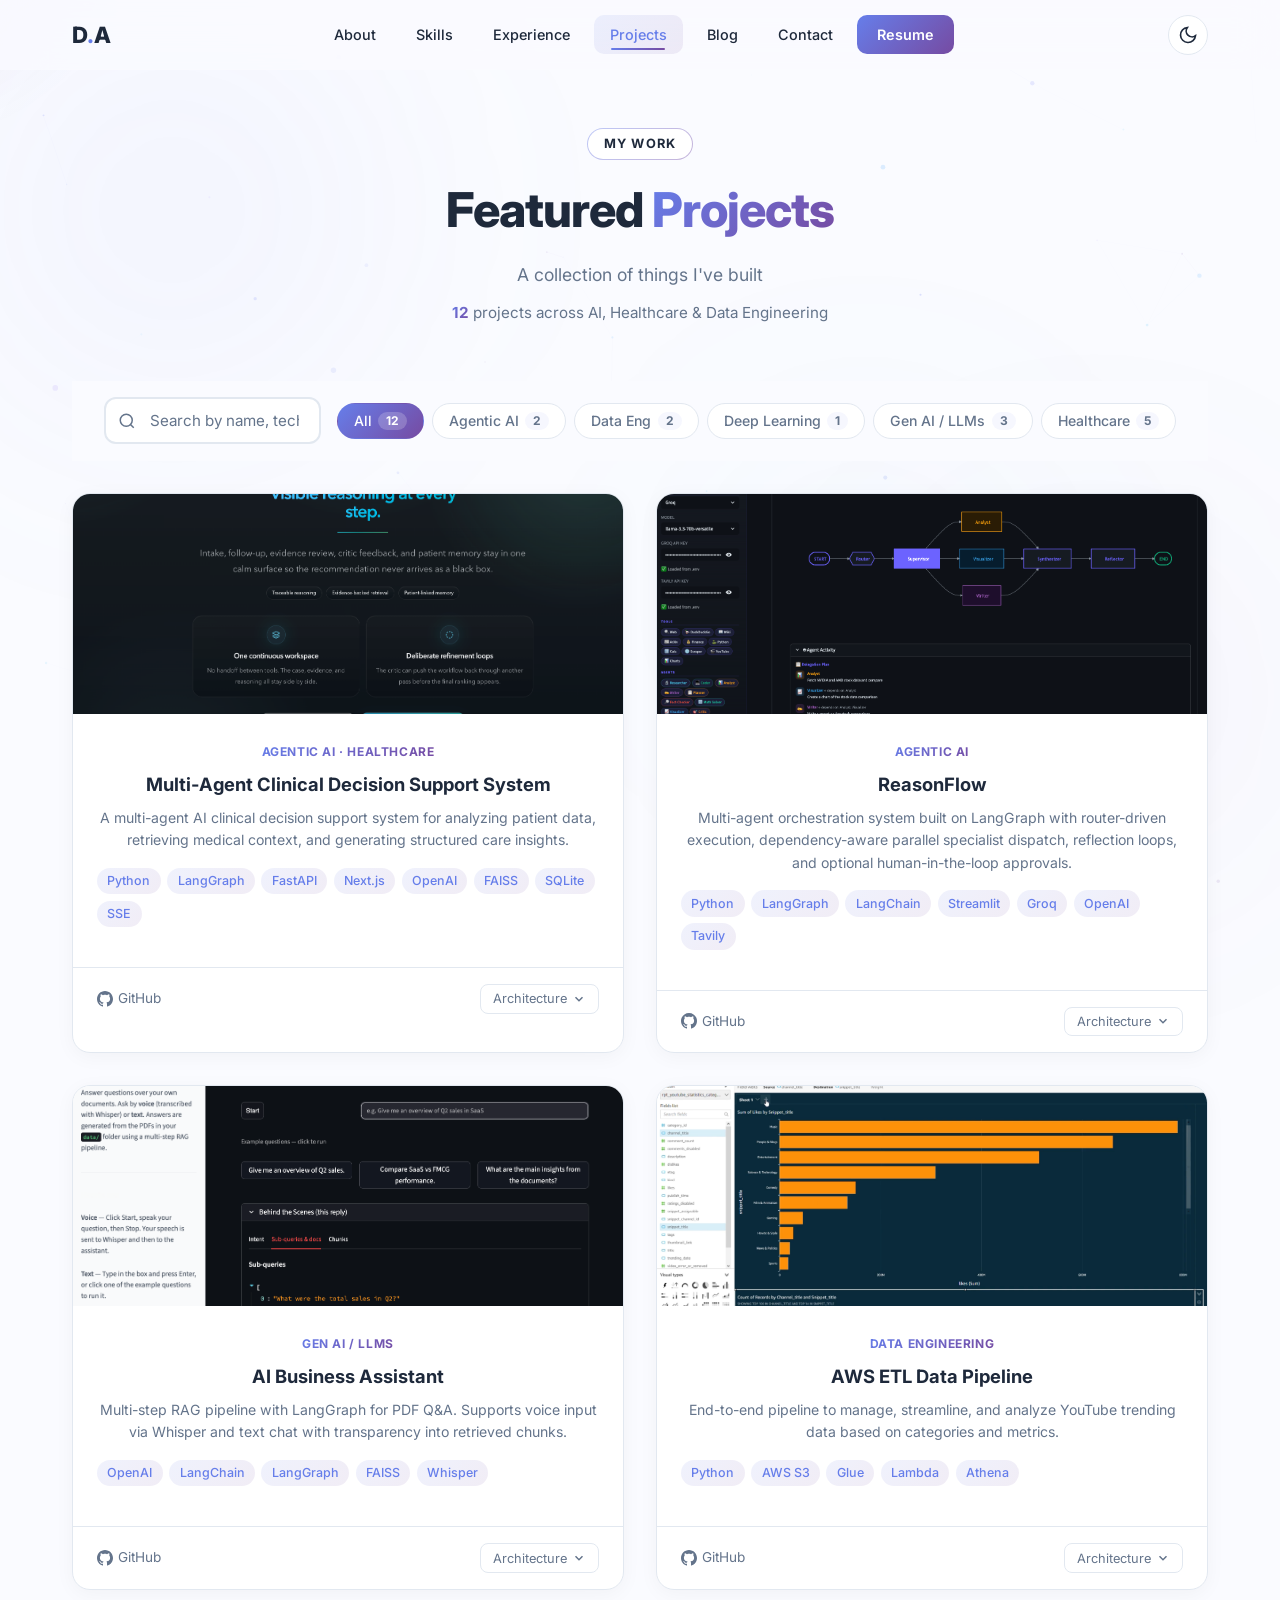
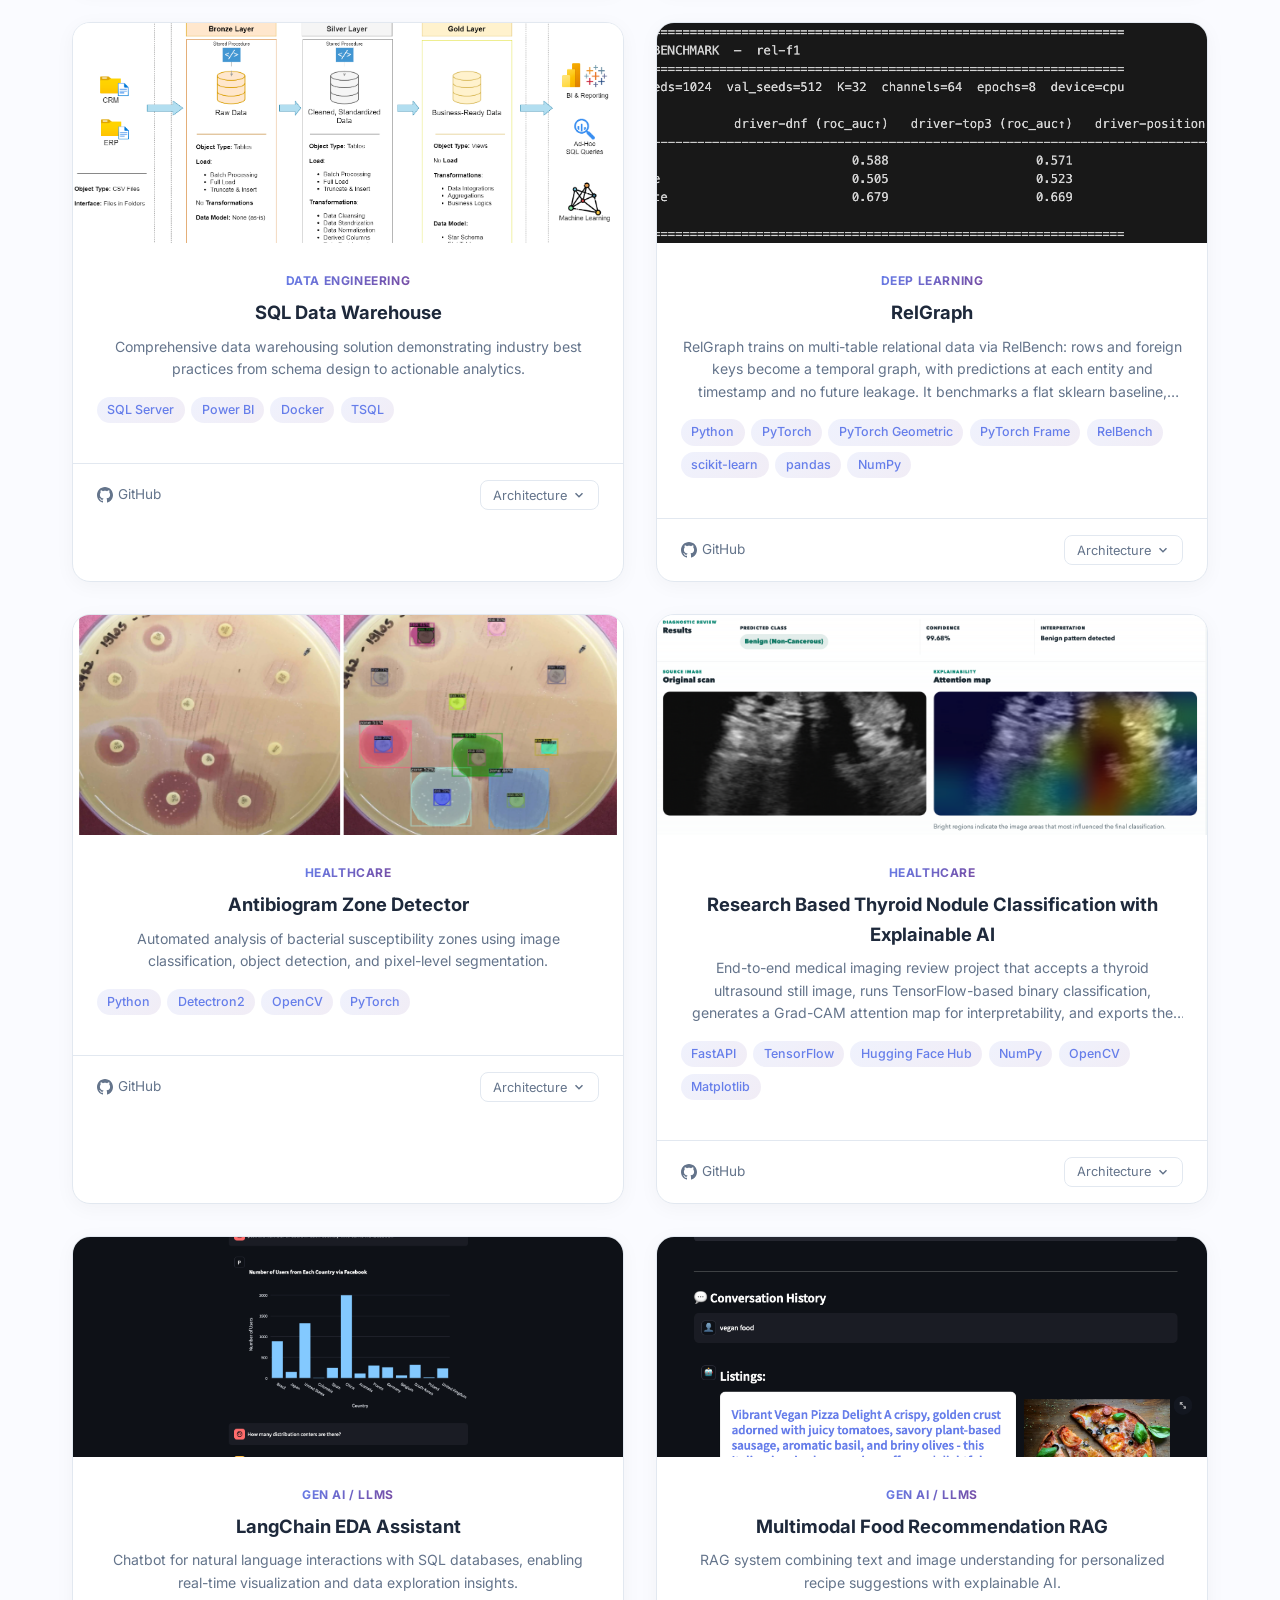
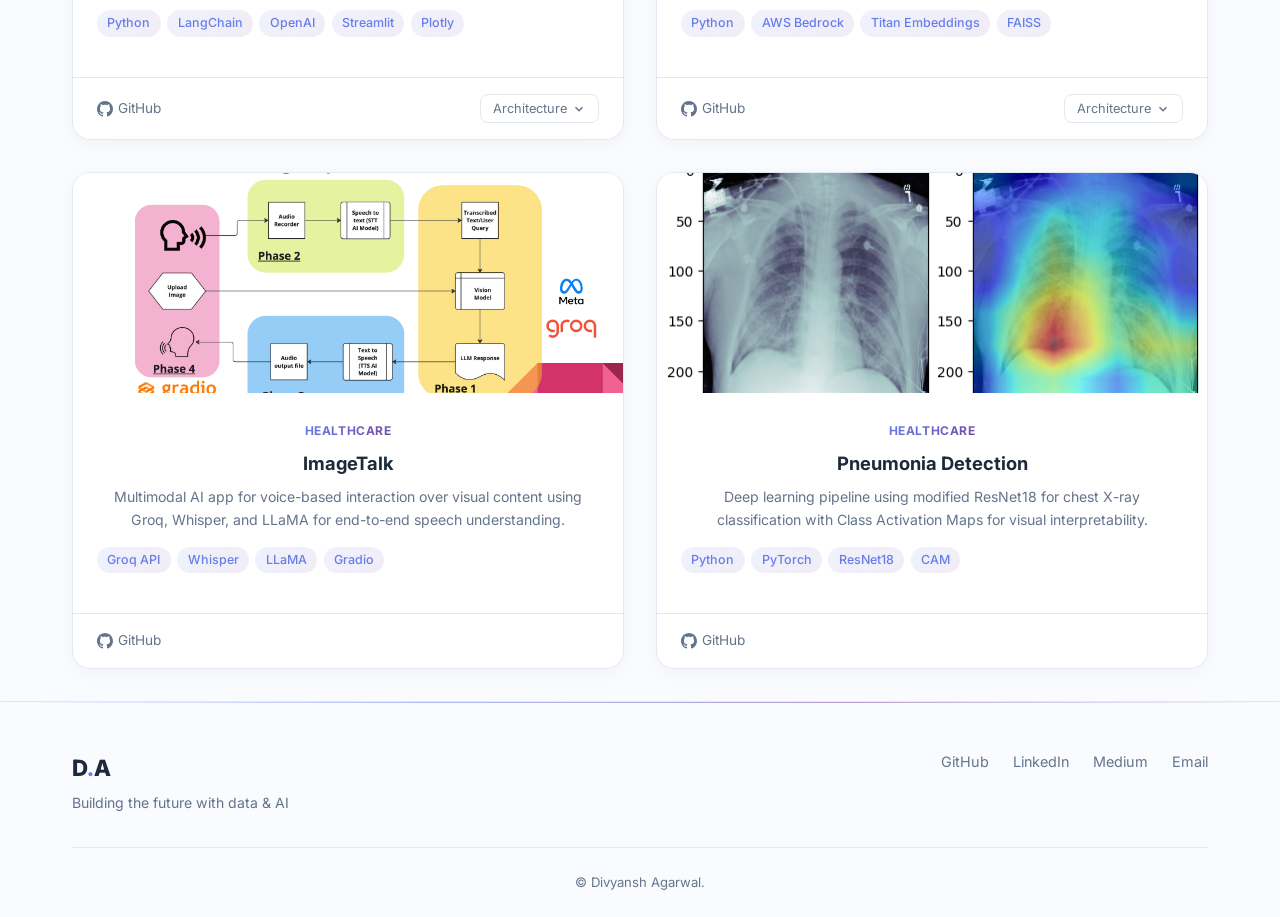
<file: projects.html>
<!DOCTYPE html>
<html lang="en" data-theme="light">
<head>
    <meta charset="UTF-8">
    <meta name="viewport" content="width=device-width, initial-scale=1.0">
    <title>Projects | Divyansh Agarwal</title>
    <link rel="preconnect" href="https://fonts.googleapis.com">
    <link rel="preconnect" href="https://fonts.gstatic.com" crossorigin>
    <link href="https://fonts.googleapis.com/css2?family=Inter:wght@300;400;500;600;700;800;900&family=JetBrains+Mono:wght@400;500&display=swap" rel="stylesheet">
    <link rel="icon" type="image/svg+xml" href="assets/favicon.svg">
    <link rel="stylesheet" href="css/style.css">
</head>
<body>

<div class="scroll-progress" id="scroll-progress"></div>
<canvas id="particles-canvas"></canvas>
<div class="mouse-glow" id="mouse-glow"></div>

<!-- Ambient Background Blob -->
<div class="ambient-blob ambient-blob-3"></div>

<!-- Navigation -->
<nav class="navbar" id="navbar">
    <div class="nav-container">
        <a href="index.html" class="nav-logo"><span class="logo-text">D<span class="logo-dot">.</span>A</span></a>
        <div class="nav-links" id="nav-links">
            <a href="index.html#about" class="nav-link">About</a>
            <a href="index.html#skills" class="nav-link">Skills</a>
            <a href="index.html#experience" class="nav-link">Experience</a>
            <a href="projects.html" class="nav-link active">Projects</a>
            <a href="index.html#blogs" class="nav-link">Blog</a>
            <a href="index.html#contact" class="nav-link">Contact</a>
            <a href="resume.html" class="nav-link nav-cta">Resume</a>
        </div>
        <div class="nav-right">
            <button class="theme-toggle" id="theme-toggle" aria-label="Toggle dark mode">
                <svg class="sun-icon" width="20" height="20" viewBox="0 0 24 24" fill="none" stroke="currentColor" stroke-width="2"><circle cx="12" cy="12" r="5"/><line x1="12" y1="1" x2="12" y2="3"/><line x1="12" y1="21" x2="12" y2="23"/><line x1="4.22" y1="4.22" x2="5.64" y2="5.64"/><line x1="18.36" y1="18.36" x2="19.78" y2="19.78"/><line x1="1" y1="12" x2="3" y2="12"/><line x1="21" y1="12" x2="23" y2="12"/><line x1="4.22" y1="19.78" x2="5.64" y2="18.36"/><line x1="18.36" y1="5.64" x2="19.78" y2="4.22"/></svg>
                <svg class="moon-icon" width="20" height="20" viewBox="0 0 24 24" fill="none" stroke="currentColor" stroke-width="2"><path d="M21 12.79A9 9 0 1 1 11.21 3 7 7 0 0 0 21 12.79z"/></svg>
            </button>
            <button class="nav-toggle" id="nav-toggle" aria-label="Toggle navigation">
                <span></span><span></span><span></span>
            </button>
        </div>
    </div>
</nav>

<!-- Projects -->
<section class="section projects-hero">
    <div class="container">
        <div class="section-header reveal">
            <span class="section-tag">My Work</span>
            <h1 class="section-title" style="font-size:3rem;">Featured <span class="gradient-text">Projects</span></h1>
            <p class="section-subtitle">A collection of things I've built</p>
            <p class="projects-count" id="projects-count"><span class="gradient-text" style="font-weight:700;">12</span> projects across AI, Healthcare & Data Engineering</p>
        </div>

        <!-- Sticky Filter Bar -->
        <div class="filter-bar-sticky" id="filter-bar-sticky">
            <div class="container">
                <div class="filter-bar-inner">
                    <div class="search-wrapper">
                        <svg class="search-icon" width="18" height="18" viewBox="0 0 24 24" fill="none" stroke="currentColor" stroke-width="2"><circle cx="11" cy="11" r="8"/><line x1="21" y1="21" x2="16.65" y2="16.65"/></svg>
                        <input type="text" id="search-input" placeholder="Search by name, tech stack..." class="search-input">
                    </div>
                    <div class="filter-tabs">
                        <button class="filter-tab active" data-filter="all">All<span class="filter-count">12</span></button>
                        <button class="filter-tab" data-filter="Agentic AI">Agentic AI<span class="filter-count">2</span></button>
                        <button class="filter-tab" data-filter="Data Engineering Projects">Data Eng<span class="filter-count">2</span></button>
                        <button class="filter-tab" data-filter="Deep Learning Projects">Deep Learning<span class="filter-count">1</span></button>
                        <button class="filter-tab" data-filter="LLM Projects">Gen AI / LLMs<span class="filter-count">3</span></button>
                        <button class="filter-tab" data-filter="Healthcare Related Projects">Healthcare<span class="filter-count">5</span></button>
                    </div>
                </div>
            </div>
        </div>

        <!-- Projects Grid -->
        <div class="projects-grid" id="projects-grid">

            <div class="project-card tilt-card reveal" data-categories="Agentic AI Healthcare Related Projects" data-tech="python langgraph langchain fastapi nextjs openai faiss sqlite rag multi-agent sse">
                <div class="project-card-inner">
                    <div class="project-img-wrapper">
                        <img src="assets/agentic_ai_projects/result/cdss_result.png" alt="Multi-Agent Clinical Decision Support System" loading="lazy">
                        <div class="project-img-overlay">
                            <a href="https://github.com/Divyansh-ag14/multi-agent-clinical-decision-support-system" target="_blank" class="overlay-btn">View Code</a>
                        </div>
                    </div>
                    <div class="project-body">
                        <span class="project-category">Agentic AI · Healthcare</span>
                        <h3 class="project-title">Multi-Agent Clinical Decision Support System</h3>
                        <p class="project-summary">A multi-agent AI clinical decision support system for analyzing patient data, retrieving medical context, and generating structured care insights.</p>
                        <div class="project-tech">
                            <span>Python</span><span>LangGraph</span><span>FastAPI</span><span>Next.js</span><span>OpenAI</span><span>FAISS</span><span>SQLite</span><span>SSE</span>
                        </div>
                    </div>
                    <div class="project-footer">
                        <a href="https://github.com/Divyansh-ag14/multi-agent-clinical-decision-support-system" target="_blank" class="project-link">
                            <svg width="16" height="16" viewBox="0 0 24 24" fill="currentColor"><path d="M12 0c-6.626 0-12 5.373-12 12 0 5.302 3.438 9.8 8.207 11.387.599.111.793-.261.793-.577v-2.234c-3.338.726-4.033-1.416-4.033-1.416-.546-1.387-1.333-1.756-1.333-1.756-1.089-.745.083-.729.083-.729 1.205.084 1.839 1.237 1.839 1.237 1.07 1.834 2.807 1.304 3.492.997.107-.775.418-1.305.762-1.604-2.665-.305-5.467-1.334-5.467-5.931 0-1.311.469-2.381 1.236-3.221-.124-.303-.535-1.524.117-3.176 0 0 1.008-.322 3.301 1.23.957-.266 1.983-.399 3.003-.404 1.02.005 2.047.138 3.006.404 2.291-1.552 3.297-1.23 3.297-1.23.653 1.653.242 2.874.118 3.176.77.84 1.235 1.911 1.235 3.221 0 4.609-2.807 5.624-5.479 5.921.43.372.823 1.102.823 2.222v3.293c0 .319.192.694.801.576 4.765-1.589 8.199-6.086 8.199-11.386 0-6.627-5.373-12-12-12z"/></svg>
                            GitHub
                        </a>
                        <button class="project-details-toggle" onclick="toggleDetails(this)">
                            Architecture <svg width="14" height="14" viewBox="0 0 24 24" fill="none" stroke="currentColor" stroke-width="2.5"><polyline points="6 9 12 15 18 9"/></svg>
                        </button>
                    </div>
                    <div class="project-details">
                        <div class="details-images">
                            <figure><img src="assets/agentic_ai_projects/architecture/cdss_architecture_diagram.png" alt="CDSS Architecture" loading="lazy"><figcaption>Multi-Agent Clinical Workflow</figcaption></figure>
                        </div>
                    </div>
                </div>
            </div>

            <div class="project-card tilt-card reveal" data-categories="Agentic AI" data-tech="python langgraph langchain streamlit groq openai tavily duckduckgo arxiv multi-agent hitl">
                <div class="project-card-inner">
                    <div class="project-img-wrapper">
                        <img src="assets/agentic_ai_projects/result/reasonflow_result.png" alt="ReasonFlow" loading="lazy">
                        <div class="project-img-overlay">
                            <a href="https://github.com/Divyansh-ag14/reasonflow" target="_blank" class="overlay-btn">View Code</a>
                        </div>
                    </div>
                    <div class="project-body">
                        <span class="project-category">Agentic AI</span>
                        <h3 class="project-title">ReasonFlow</h3>
                        <p class="project-summary">Multi-agent orchestration system built on LangGraph with router-driven execution, dependency-aware parallel specialist dispatch, reflection loops, and optional human-in-the-loop approvals.</p>
                        <div class="project-tech">
                            <span>Python</span><span>LangGraph</span><span>LangChain</span><span>Streamlit</span><span>Groq</span><span>OpenAI</span><span>Tavily</span>
                        </div>
                    </div>
                    <div class="project-footer">
                        <a href="https://github.com/Divyansh-ag14/reasonflow" target="_blank" class="project-link">
                            <svg width="16" height="16" viewBox="0 0 24 24" fill="currentColor"><path d="M12 0c-6.626 0-12 5.373-12 12 0 5.302 3.438 9.8 8.207 11.387.599.111.793-.261.793-.577v-2.234c-3.338.726-4.033-1.416-4.033-1.416-.546-1.387-1.333-1.756-1.333-1.756-1.089-.745.083-.729.083-.729 1.205.084 1.839 1.237 1.839 1.237 1.07 1.834 2.807 1.304 3.492.997.107-.775.418-1.305.762-1.604-2.665-.305-5.467-1.334-5.467-5.931 0-1.311.469-2.381 1.236-3.221-.124-.303-.535-1.524.117-3.176 0 0 1.008-.322 3.301 1.23.957-.266 1.983-.399 3.003-.404 1.02.005 2.047.138 3.006.404 2.291-1.552 3.297-1.23 3.297-1.23.653 1.653.242 2.874.118 3.176.77.84 1.235 1.911 1.235 3.221 0 4.609-2.807 5.624-5.479 5.921.43.372.823 1.102.823 2.222v3.293c0 .319.192.694.801.576 4.765-1.589 8.199-6.086 8.199-11.386 0-6.627-5.373-12-12-12z"/></svg>
                            GitHub
                        </a>
                        <button class="project-details-toggle" onclick="toggleDetails(this)">
                            Architecture <svg width="14" height="14" viewBox="0 0 24 24" fill="none" stroke="currentColor" stroke-width="2.5"><polyline points="6 9 12 15 18 9"/></svg>
                        </button>
                    </div>
                    <div class="project-details">
                        <div class="details-images">
                            <figure><img src="assets/agentic_ai_projects/architecture/reasonflow_architecture_diagram.png" alt="ReasonFlow Architecture" loading="lazy"><figcaption>ReasonFlow Agent Architecture</figcaption></figure>
                        </div>
                    </div>
                </div>
            </div>

            <div class="project-card tilt-card reveal" data-categories="LLM Projects" data-tech="python openai gpt-4 whisper langchain langgraph faiss">
                <div class="project-card-inner">
                    <div class="project-img-wrapper">
                        <img src="assets/llm_projects/result/business_assistant.png" alt="AI Business Assistant" loading="lazy">
                        <div class="project-img-overlay">
                            <a href="https://github.com/Divyansh-ag14/ai-business-assistant" target="_blank" class="overlay-btn">View Code</a>
                        </div>
                    </div>
                    <div class="project-body">
                        <span class="project-category">Gen AI / LLMs</span>
                        <h3 class="project-title">AI Business Assistant</h3>
                        <p class="project-summary">Multi-step RAG pipeline with LangGraph for PDF Q&A. Supports voice input via Whisper and text chat with transparency into retrieved chunks.</p>
                        <div class="project-tech">
                            <span>OpenAI</span><span>LangChain</span><span>LangGraph</span><span>FAISS</span><span>Whisper</span>
                        </div>
                    </div>
                    <div class="project-footer">
                        <a href="https://github.com/Divyansh-ag14/ai-business-assistant" target="_blank" class="project-link">
                            <svg width="16" height="16" viewBox="0 0 24 24" fill="currentColor"><path d="M12 0c-6.626 0-12 5.373-12 12 0 5.302 3.438 9.8 8.207 11.387.599.111.793-.261.793-.577v-2.234c-3.338.726-4.033-1.416-4.033-1.416-.546-1.387-1.333-1.756-1.333-1.756-1.089-.745.083-.729.083-.729 1.205.084 1.839 1.237 1.839 1.237 1.07 1.834 2.807 1.304 3.492.997.107-.775.418-1.305.762-1.604-2.665-.305-5.467-1.334-5.467-5.931 0-1.311.469-2.381 1.236-3.221-.124-.303-.535-1.524.117-3.176 0 0 1.008-.322 3.301 1.23.957-.266 1.983-.399 3.003-.404 1.02.005 2.047.138 3.006.404 2.291-1.552 3.297-1.23 3.297-1.23.653 1.653.242 2.874.118 3.176.77.84 1.235 1.911 1.235 3.221 0 4.609-2.807 5.624-5.479 5.921.43.372.823 1.102.823 2.222v3.293c0 .319.192.694.801.576 4.765-1.589 8.199-6.086 8.199-11.386 0-6.627-5.373-12-12-12z"/></svg>
                            GitHub
                        </a>
                        <button class="project-details-toggle" onclick="toggleDetails(this)">
                            Architecture <svg width="14" height="14" viewBox="0 0 24 24" fill="none" stroke="currentColor" stroke-width="2.5"><polyline points="6 9 12 15 18 9"/></svg>
                        </button>
                    </div>
                    <div class="project-details">
                        <div class="details-images">
                            <figure><img src="assets/llm_projects/architecture/business_assistant.png" alt="Architecture" loading="lazy"><figcaption>System Architecture</figcaption></figure>
                        </div>
                    </div>
                </div>
            </div>

            <div class="project-card tilt-card reveal" data-categories="Data Engineering Projects" data-tech="python pandas sql aws s3 glue lambda athena quicksight">
                <div class="project-card-inner">
                    <div class="project-img-wrapper">
                        <img src="assets/data_engineering_projects/result/aws_etl_result.png" alt="AWS ETL Pipeline" loading="lazy">
                        <div class="project-img-overlay">
                            <a href="https://github.com/Divyansh-ag14/aws-etl-pipeline" target="_blank" class="overlay-btn">View Code</a>
                        </div>
                    </div>
                    <div class="project-body">
                        <span class="project-category">Data Engineering</span>
                        <h3 class="project-title">AWS ETL Data Pipeline</h3>
                        <p class="project-summary">End-to-end pipeline to manage, streamline, and analyze YouTube trending data based on categories and metrics.</p>
                        <div class="project-tech">
                            <span>Python</span><span>AWS S3</span><span>Glue</span><span>Lambda</span><span>Athena</span>
                        </div>
                    </div>
                    <div class="project-footer">
                        <a href="https://github.com/Divyansh-ag14/aws-etl-pipeline" target="_blank" class="project-link">
                            <svg width="16" height="16" viewBox="0 0 24 24" fill="currentColor"><path d="M12 0c-6.626 0-12 5.373-12 12 0 5.302 3.438 9.8 8.207 11.387.599.111.793-.261.793-.577v-2.234c-3.338.726-4.033-1.416-4.033-1.416-.546-1.387-1.333-1.756-1.333-1.756-1.089-.745.083-.729.083-.729 1.205.084 1.839 1.237 1.839 1.237 1.07 1.834 2.807 1.304 3.492.997.107-.775.418-1.305.762-1.604-2.665-.305-5.467-1.334-5.467-5.931 0-1.311.469-2.381 1.236-3.221-.124-.303-.535-1.524.117-3.176 0 0 1.008-.322 3.301 1.23.957-.266 1.983-.399 3.003-.404 1.02.005 2.047.138 3.006.404 2.291-1.552 3.297-1.23 3.297-1.23.653 1.653.242 2.874.118 3.176.77.84 1.235 1.911 1.235 3.221 0 4.609-2.807 5.624-5.479 5.921.43.372.823 1.102.823 2.222v3.293c0 .319.192.694.801.576 4.765-1.589 8.199-6.086 8.199-11.386 0-6.627-5.373-12-12-12z"/></svg>
                            GitHub
                        </a>
                        <button class="project-details-toggle" onclick="toggleDetails(this)">
                            Architecture <svg width="14" height="14" viewBox="0 0 24 24" fill="none" stroke="currentColor" stroke-width="2.5"><polyline points="6 9 12 15 18 9"/></svg>
                        </button>
                    </div>
                    <div class="project-details">
                        <div class="details-images">
                            <figure><img src="assets/data_engineering_projects/architecture/aws_etl_architecture.jpeg" alt="Architecture" loading="lazy"><figcaption>Pipeline Architecture</figcaption></figure>
                        </div>
                    </div>
                </div>
            </div>

            <div class="project-card tilt-card reveal" data-categories="Data Engineering Projects" data-tech="sql server power bi docker tsql">
                <div class="project-card-inner">
                    <div class="project-img-wrapper">
                        <img src="assets/data_engineering_projects/architecture/sql_datawarehouse_architecture.png" alt="SQL Data Warehouse" loading="lazy">
                        <div class="project-img-overlay">
                            <a href="https://github.com/Divyansh-ag14/sql-data-warehouse" target="_blank" class="overlay-btn">View Code</a>
                        </div>
                    </div>
                    <div class="project-body">
                        <span class="project-category">Data Engineering</span>
                        <h3 class="project-title">SQL Data Warehouse</h3>
                        <p class="project-summary">Comprehensive data warehousing solution demonstrating industry best practices from schema design to actionable analytics.</p>
                        <div class="project-tech">
                            <span>SQL Server</span><span>Power BI</span><span>Docker</span><span>TSQL</span>
                        </div>
                    </div>
                    <div class="project-footer">
                        <a href="https://github.com/Divyansh-ag14/sql-data-warehouse" target="_blank" class="project-link">
                            <svg width="16" height="16" viewBox="0 0 24 24" fill="currentColor"><path d="M12 0c-6.626 0-12 5.373-12 12 0 5.302 3.438 9.8 8.207 11.387.599.111.793-.261.793-.577v-2.234c-3.338.726-4.033-1.416-4.033-1.416-.546-1.387-1.333-1.756-1.333-1.756-1.089-.745.083-.729.083-.729 1.205.084 1.839 1.237 1.839 1.237 1.07 1.834 2.807 1.304 3.492.997.107-.775.418-1.305.762-1.604-2.665-.305-5.467-1.334-5.467-5.931 0-1.311.469-2.381 1.236-3.221-.124-.303-.535-1.524.117-3.176 0 0 1.008-.322 3.301 1.23.957-.266 1.983-.399 3.003-.404 1.02.005 2.047.138 3.006.404 2.291-1.552 3.297-1.23 3.297-1.23.653 1.653.242 2.874.118 3.176.77.84 1.235 1.911 1.235 3.221 0 4.609-2.807 5.624-5.479 5.921.43.372.823 1.102.823 2.222v3.293c0 .319.192.694.801.576 4.765-1.589 8.199-6.086 8.199-11.386 0-6.627-5.373-12-12-12z"/></svg>
                            GitHub
                        </a>
                        <button class="project-details-toggle" onclick="toggleDetails(this)">
                            Architecture <svg width="14" height="14" viewBox="0 0 24 24" fill="none" stroke="currentColor" stroke-width="2.5"><polyline points="6 9 12 15 18 9"/></svg>
                        </button>
                    </div>
                    <div class="project-details">
                        <div class="details-images">
                            <figure><img src="assets/data_engineering_projects/architecture/sql_datawarehouse_architecture.png" alt="Architecture" loading="lazy"><figcaption>Warehouse Architecture</figcaption></figure>
                        </div>
                    </div>
                </div>
            </div>

            <div class="project-card tilt-card reveal" data-categories="Deep Learning Projects" data-tech="python pytorch pytorch geometric pyg pytorch frame relbench scikit-learn pandas numpy graphsage relgt">
                <div class="project-card-inner">
                    <div class="project-img-wrapper">
                        <img src="assets/deep_learning_projects/result/relgraph.png" alt="RelGraph" loading="lazy">
                        <div class="project-img-overlay">
                            <a href="https://github.com/Divyansh-ag14/relgraph" target="_blank" class="overlay-btn">View Code</a>
                        </div>
                    </div>
                    <div class="project-body">
                        <span class="project-category">Deep Learning</span>
                        <h3 class="project-title">RelGraph</h3>
                        <p class="project-summary">RelGraph trains on multi-table relational data via RelBench: rows and foreign keys become a temporal graph, with predictions at each entity and timestamp and no future leakage. It benchmarks a flat sklearn baseline, GraphSAGE, and RelGT-lite, a from-scratch Relational Graph Transformer checked against the official implementation. The repo also includes a PQL-style label compiler (pandas-validated) and link prediction. Entity-task numbers are validation scores on a CPU subset, not RelBench leaderboard test results.</p>
                        <div class="project-tech">
                            <span>Python</span><span>PyTorch</span><span>PyTorch Geometric</span><span>PyTorch Frame</span><span>RelBench</span><span>scikit-learn</span><span>pandas</span><span>NumPy</span>
                        </div>
                    </div>
                    <div class="project-footer">
                        <a href="https://github.com/Divyansh-ag14/relgraph" target="_blank" class="project-link">
                            <svg width="16" height="16" viewBox="0 0 24 24" fill="currentColor"><path d="M12 0c-6.626 0-12 5.373-12 12 0 5.302 3.438 9.8 8.207 11.387.599.111.793-.261.793-.577v-2.234c-3.338.726-4.033-1.416-4.033-1.416-.546-1.387-1.333-1.756-1.333-1.756-1.089-.745.083-.729.083-.729 1.205.084 1.839 1.237 1.839 1.237 1.07 1.834 2.807 1.304 3.492.997.107-.775.418-1.305.762-1.604-2.665-.305-5.467-1.334-5.467-5.931 0-1.311.469-2.381 1.236-3.221-.124-.303-.535-1.524.117-3.176 0 0 1.008-.322 3.301 1.23.957-.266 1.983-.399 3.003-.404 1.02.005 2.047.138 3.006.404 2.291-1.552 3.297-1.23 3.297-1.23.653 1.653.242 2.874.118 3.176.77.84 1.235 1.911 1.235 3.221 0 4.609-2.807 5.624-5.479 5.921.43.372.823 1.102.823 2.222v3.293c0 .319.192.694.801.576 4.765-1.589 8.199-6.086 8.199-11.386 0-6.627-5.373-12-12-12z"/></svg>
                            GitHub
                        </a>
                        <button class="project-details-toggle" onclick="toggleDetails(this)">
                            Architecture <svg width="14" height="14" viewBox="0 0 24 24" fill="none" stroke="currentColor" stroke-width="2.5"><polyline points="6 9 12 15 18 9"/></svg>
                        </button>
                    </div>
                    <div class="project-details">
                        <div class="details-images">
                            <figure><img src="assets/deep_learning_projects/architecture/relgraph_architecture.png" alt="RelGraph architecture" loading="lazy"><figcaption>RelBench RDL pipeline</figcaption></figure>
                        </div>
                    </div>
                </div>
            </div>

            <div class="project-card tilt-card reveal" data-categories="Healthcare Related Projects" data-tech="python detectron2 opencv pytorch matplotlib">
                <div class="project-card-inner">
                    <div class="project-img-wrapper">
                        <img src="assets/healthcare_projects/result/antibio.png" alt="Antibiogram Detector" loading="lazy">
                        <div class="project-img-overlay">
                            <a href="https://github.com/Divyansh-ag14/antibiogram-zone-detector" target="_blank" class="overlay-btn">View Code</a>
                        </div>
                    </div>
                    <div class="project-body">
                        <span class="project-category">Healthcare</span>
                        <h3 class="project-title">Antibiogram Zone Detector</h3>
                        <p class="project-summary">Automated analysis of bacterial susceptibility zones using image classification, object detection, and pixel-level segmentation.</p>
                        <div class="project-tech">
                            <span>Python</span><span>Detectron2</span><span>OpenCV</span><span>PyTorch</span>
                        </div>
                    </div>
                    <div class="project-footer">
                        <a href="https://github.com/Divyansh-ag14/antibiogram-zone-detector" target="_blank" class="project-link">
                            <svg width="16" height="16" viewBox="0 0 24 24" fill="currentColor"><path d="M12 0c-6.626 0-12 5.373-12 12 0 5.302 3.438 9.8 8.207 11.387.599.111.793-.261.793-.577v-2.234c-3.338.726-4.033-1.416-4.033-1.416-.546-1.387-1.333-1.756-1.333-1.756-1.089-.745.083-.729.083-.729 1.205.084 1.839 1.237 1.839 1.237 1.07 1.834 2.807 1.304 3.492.997.107-.775.418-1.305.762-1.604-2.665-.305-5.467-1.334-5.467-5.931 0-1.311.469-2.381 1.236-3.221-.124-.303-.535-1.524.117-3.176 0 0 1.008-.322 3.301 1.23.957-.266 1.983-.399 3.003-.404 1.02.005 2.047.138 3.006.404 2.291-1.552 3.297-1.23 3.297-1.23.653 1.653.242 2.874.118 3.176.77.84 1.235 1.911 1.235 3.221 0 4.609-2.807 5.624-5.479 5.921.43.372.823 1.102.823 2.222v3.293c0 .319.192.694.801.576 4.765-1.589 8.199-6.086 8.199-11.386 0-6.627-5.373-12-12-12z"/></svg>
                            GitHub
                        </a>
                        <button class="project-details-toggle" onclick="toggleDetails(this)">
                            Architecture <svg width="14" height="14" viewBox="0 0 24 24" fill="none" stroke="currentColor" stroke-width="2.5"><polyline points="6 9 12 15 18 9"/></svg>
                        </button>
                    </div>
                    <div class="project-details">
                        <div class="details-images">
                            <figure><img src="assets/healthcare_projects/architecture/antibio.png" alt="Architecture" loading="lazy"><figcaption>Architecture</figcaption></figure>
                        </div>
                    </div>
                </div>
            </div>

            <div class="project-card tilt-card reveal" data-categories="Healthcare Related Projects" data-tech="fastapi tensorflow huggingface hub numpy opencv matplotlib">
                <div class="project-card-inner">
                    <div class="project-img-wrapper">
                        <img src="assets/healthcare_projects/result/thyroid-nodule.png" alt="Research Based Thyroid Nodule Classification with Explainable AI" loading="lazy">
                        <div class="project-img-overlay">
                            <a href="https://github.com/Divyansh-ag14/medical_imaging" target="_blank" class="overlay-btn">View Code</a>
                        </div>
                    </div>
                    <div class="project-body">
                        <span class="project-category">Healthcare</span>
                        <h3 class="project-title">Research Based Thyroid Nodule Classification with Explainable AI</h3>
                        <p class="project-summary">End-to-end medical imaging review project that accepts a thyroid ultrasound still image, runs TensorFlow-based binary classification, generates a Grad-CAM attention map for interpretability, and exports the result as a DOCX report.</p>
                        <div class="project-tech">
                            <span>FastAPI</span><span>TensorFlow</span><span>Hugging Face Hub</span><span>NumPy</span><span>OpenCV</span><span>Matplotlib</span>
                        </div>
                    </div>
                    <div class="project-footer">
                        <a href="https://github.com/Divyansh-ag14/thyroid-nodule-detection" target="_blank" class="project-link">
                            <svg width="16" height="16" viewBox="0 0 24 24" fill="currentColor"><path d="M12 0c-6.626 0-12 5.373-12 12 0 5.302 3.438 9.8 8.207 11.387.599.111.793-.261.793-.577v-2.234c-3.338.726-4.033-1.416-4.033-1.416-.546-1.387-1.333-1.756-1.333-1.756-1.089-.745.083-.729.083-.729 1.205.084 1.839 1.237 1.839 1.237 1.07 1.834 2.807 1.304 3.492.997.107-.775.418-1.305.762-1.604-2.665-.305-5.467-1.334-5.467-5.931 0-1.311.469-2.381 1.236-3.221-.124-.303-.535-1.524.117-3.176 0 0 1.008-.322 3.301 1.23.957-.266 1.983-.399 3.003-.404 1.02.005 2.047.138 3.006.404 2.291-1.552 3.297-1.23 3.297-1.23.653 1.653.242 2.874.118 3.176.77.84 1.235 1.911 1.235 3.221 0 4.609-2.807 5.624-5.479 5.921.43.372.823 1.102.823 2.222v3.293c0 .319.192.694.801.576 4.765-1.589 8.199-6.086 8.199-11.386 0-6.627-5.373-12-12-12z"/></svg>
                            GitHub
                        </a>
                        <button class="project-details-toggle" onclick="toggleDetails(this)">
                            Architecture <svg width="14" height="14" viewBox="0 0 24 24" fill="none" stroke="currentColor" stroke-width="2.5"><polyline points="6 9 12 15 18 9"/></svg>
                        </button>
                    </div>
                    <div class="project-details">
                        <div class="details-images">
                            <figure><img src="assets/healthcare_projects/architecture/thyroid-nodule.png" alt="Thyroid nodule classification pipeline" loading="lazy"><figcaption>Model &amp; explainability overview</figcaption></figure>
                        </div>
                    </div>
                </div>
            </div>

            <div class="project-card tilt-card reveal" data-categories="LLM Projects" data-tech="python langchain openai streamlit sqlalchemy plotly">
                <div class="project-card-inner">
                    <div class="project-img-wrapper">
                        <img src="assets/llm_projects/result/langchain_eda_assistant_result.png" alt="LangChain EDA Assistant" loading="lazy">
                        <div class="project-img-overlay">
                            <a href="https://github.com/Divyansh-ag14/LangChain-EDA-Assistant" target="_blank" class="overlay-btn">View Code</a>
                        </div>
                    </div>
                    <div class="project-body">
                        <span class="project-category">Gen AI / LLMs</span>
                        <h3 class="project-title">LangChain EDA Assistant</h3>
                        <p class="project-summary">Chatbot for natural language interactions with SQL databases, enabling real-time visualization and data exploration insights.</p>
                        <div class="project-tech">
                            <span>Python</span><span>LangChain</span><span>OpenAI</span><span>Streamlit</span><span>Plotly</span>
                        </div>
                    </div>
                    <div class="project-footer">
                        <a href="https://github.com/Divyansh-ag14/LangChain-EDA-Assistant" target="_blank" class="project-link">
                            <svg width="16" height="16" viewBox="0 0 24 24" fill="currentColor"><path d="M12 0c-6.626 0-12 5.373-12 12 0 5.302 3.438 9.8 8.207 11.387.599.111.793-.261.793-.577v-2.234c-3.338.726-4.033-1.416-4.033-1.416-.546-1.387-1.333-1.756-1.333-1.756-1.089-.745.083-.729.083-.729 1.205.084 1.839 1.237 1.839 1.237 1.07 1.834 2.807 1.304 3.492.997.107-.775.418-1.305.762-1.604-2.665-.305-5.467-1.334-5.467-5.931 0-1.311.469-2.381 1.236-3.221-.124-.303-.535-1.524.117-3.176 0 0 1.008-.322 3.301 1.23.957-.266 1.983-.399 3.003-.404 1.02.005 2.047.138 3.006.404 2.291-1.552 3.297-1.23 3.297-1.23.653 1.653.242 2.874.118 3.176.77.84 1.235 1.911 1.235 3.221 0 4.609-2.807 5.624-5.479 5.921.43.372.823 1.102.823 2.222v3.293c0 .319.192.694.801.576 4.765-1.589 8.199-6.086 8.199-11.386 0-6.627-5.373-12-12-12z"/></svg>
                            GitHub
                        </a>
                        <button class="project-details-toggle" onclick="toggleDetails(this)">
                            Architecture <svg width="14" height="14" viewBox="0 0 24 24" fill="none" stroke="currentColor" stroke-width="2.5"><polyline points="6 9 12 15 18 9"/></svg>
                        </button>
                    </div>
                    <div class="project-details">
                        <div class="details-images">
                            <figure><img src="assets/llm_projects/architecture/langchain_eda_assistant_architecture.jpg" alt="Architecture" loading="lazy"><figcaption>System Architecture</figcaption></figure>
                        </div>
                    </div>
                </div>
            </div>

            <div class="project-card tilt-card reveal" data-categories="LLM Projects" data-tech="python aws bedrock titan embeddings faiss streamlit">
                <div class="project-card-inner">
                    <div class="project-img-wrapper">
                        <img src="assets/llm_projects/result/multimodal_rag_result.png" alt="Multimodal RAG" loading="lazy">
                        <div class="project-img-overlay">
                            <a href="https://github.com/Divyansh-ag14/multimodal-rag-system" target="_blank" class="overlay-btn">View Code</a>
                        </div>
                    </div>
                    <div class="project-body">
                        <span class="project-category">Gen AI / LLMs</span>
                        <h3 class="project-title">Multimodal Food Recommendation RAG</h3>
                        <p class="project-summary">RAG system combining text and image understanding for personalized recipe suggestions with explainable AI.</p>
                        <div class="project-tech">
                            <span>Python</span><span>AWS Bedrock</span><span>Titan Embeddings</span><span>FAISS</span>
                        </div>
                    </div>
                    <div class="project-footer">
                        <a href="https://github.com/Divyansh-ag14/multimodal-rag-system" target="_blank" class="project-link">
                            <svg width="16" height="16" viewBox="0 0 24 24" fill="currentColor"><path d="M12 0c-6.626 0-12 5.373-12 12 0 5.302 3.438 9.8 8.207 11.387.599.111.793-.261.793-.577v-2.234c-3.338.726-4.033-1.416-4.033-1.416-.546-1.387-1.333-1.756-1.333-1.756-1.089-.745.083-.729.083-.729 1.205.084 1.839 1.237 1.839 1.237 1.07 1.834 2.807 1.304 3.492.997.107-.775.418-1.305.762-1.604-2.665-.305-5.467-1.334-5.467-5.931 0-1.311.469-2.381 1.236-3.221-.124-.303-.535-1.524.117-3.176 0 0 1.008-.322 3.301 1.23.957-.266 1.983-.399 3.003-.404 1.02.005 2.047.138 3.006.404 2.291-1.552 3.297-1.23 3.297-1.23.653 1.653.242 2.874.118 3.176.77.84 1.235 1.911 1.235 3.221 0 4.609-2.807 5.624-5.479 5.921.43.372.823 1.102.823 2.222v3.293c0 .319.192.694.801.576 4.765-1.589 8.199-6.086 8.199-11.386 0-6.627-5.373-12-12-12z"/></svg>
                            GitHub
                        </a>
                        <button class="project-details-toggle" onclick="toggleDetails(this)">
                            Architecture <svg width="14" height="14" viewBox="0 0 24 24" fill="none" stroke="currentColor" stroke-width="2.5"><polyline points="6 9 12 15 18 9"/></svg>
                        </button>
                    </div>
                    <div class="project-details">
                        <div class="details-images">
                            <figure><img src="assets/llm_projects/architecture/multimodal_rag_architecture.png" alt="Architecture" loading="lazy"><figcaption>System Architecture</figcaption></figure>
                        </div>
                    </div>
                </div>
            </div>

            <div class="project-card tilt-card reveal" data-categories="Healthcare Related Projects" data-tech="groq whisper llama gradio">
                <div class="project-card-inner">
                    <div class="project-img-wrapper">
                        <img src="assets/healthcare_projects/architecture/imagetalk.png" alt="ImageTalk" loading="lazy">
                        <div class="project-img-overlay">
                            <a href="https://github.com/Divyansh-ag14/ImageTalk" target="_blank" class="overlay-btn">View Code</a>
                        </div>
                    </div>
                    <div class="project-body">
                        <span class="project-category">Healthcare</span>
                        <h3 class="project-title">ImageTalk</h3>
                        <p class="project-summary">Multimodal AI app for voice-based interaction over visual content using Groq, Whisper, and LLaMA for end-to-end speech understanding.</p>
                        <div class="project-tech">
                            <span>Groq API</span><span>Whisper</span><span>LLaMA</span><span>Gradio</span>
                        </div>
                    </div>
                    <div class="project-footer">
                        <a href="https://github.com/Divyansh-ag14/ImageTalk" target="_blank" class="project-link">
                            <svg width="16" height="16" viewBox="0 0 24 24" fill="currentColor"><path d="M12 0c-6.626 0-12 5.373-12 12 0 5.302 3.438 9.8 8.207 11.387.599.111.793-.261.793-.577v-2.234c-3.338.726-4.033-1.416-4.033-1.416-.546-1.387-1.333-1.756-1.333-1.756-1.089-.745.083-.729.083-.729 1.205.084 1.839 1.237 1.839 1.237 1.07 1.834 2.807 1.304 3.492.997.107-.775.418-1.305.762-1.604-2.665-.305-5.467-1.334-5.467-5.931 0-1.311.469-2.381 1.236-3.221-.124-.303-.535-1.524.117-3.176 0 0 1.008-.322 3.301 1.23.957-.266 1.983-.399 3.003-.404 1.02.005 2.047.138 3.006.404 2.291-1.552 3.297-1.23 3.297-1.23.653 1.653.242 2.874.118 3.176.77.84 1.235 1.911 1.235 3.221 0 4.609-2.807 5.624-5.479 5.921.43.372.823 1.102.823 2.222v3.293c0 .319.192.694.801.576 4.765-1.589 8.199-6.086 8.199-11.386 0-6.627-5.373-12-12-12z"/></svg>
                            GitHub
                        </a>
                    </div>
                </div>
            </div>

            <div class="project-card tilt-card reveal" data-categories="Healthcare Related Projects" data-tech="python pytorch numpy matplotlib scikit-learn resnet">
                <div class="project-card-inner">
                    <div class="project-img-wrapper">
                        <img src="assets/healthcare_projects/result/pneumonia.png" alt="Pneumonia Detection" loading="lazy">
                        <div class="project-img-overlay">
                            <a href="https://github.com/Divyansh-ag14/medical_imaging/tree/main/Pneumonia_Classification" target="_blank" class="overlay-btn">View Code</a>
                        </div>
                    </div>
                    <div class="project-body">
                        <span class="project-category">Healthcare</span>
                        <h3 class="project-title">Pneumonia Detection</h3>
                        <p class="project-summary">Deep learning pipeline using modified ResNet18 for chest X-ray classification with Class Activation Maps for visual interpretability.</p>
                        <div class="project-tech">
                            <span>Python</span><span>PyTorch</span><span>ResNet18</span><span>CAM</span>
                        </div>
                    </div>
                    <div class="project-footer">
                        <a href="https://github.com/Divyansh-ag14/medical_imaging/tree/main/Pneumonia_Classification" target="_blank" class="project-link">
                            <svg width="16" height="16" viewBox="0 0 24 24" fill="currentColor"><path d="M12 0c-6.626 0-12 5.373-12 12 0 5.302 3.438 9.8 8.207 11.387.599.111.793-.261.793-.577v-2.234c-3.338.726-4.033-1.416-4.033-1.416-.546-1.387-1.333-1.756-1.333-1.756-1.089-.745.083-.729.083-.729 1.205.084 1.839 1.237 1.839 1.237 1.07 1.834 2.807 1.304 3.492.997.107-.775.418-1.305.762-1.604-2.665-.305-5.467-1.334-5.467-5.931 0-1.311.469-2.381 1.236-3.221-.124-.303-.535-1.524.117-3.176 0 0 1.008-.322 3.301 1.23.957-.266 1.983-.399 3.003-.404 1.02.005 2.047.138 3.006.404 2.291-1.552 3.297-1.23 3.297-1.23.653 1.653.242 2.874.118 3.176.77.84 1.235 1.911 1.235 3.221 0 4.609-2.807 5.624-5.479 5.921.43.372.823 1.102.823 2.222v3.293c0 .319.192.694.801.576 4.765-1.589 8.199-6.086 8.199-11.386 0-6.627-5.373-12-12-12z"/></svg>
                            GitHub
                        </a>
                    </div>
                </div>
            </div>

        </div>

        <div class="no-results" id="no-results" style="display:none;">
            <div class="no-results-icon">&#128269;</div>
            <p>No projects match your search. Try a different keyword or category.</p>
        </div>

        <!-- Empty state for categories with 0 projects -->
        <div class="coming-soon" id="coming-soon" style="display:none;">
            <div class="coming-soon-icon">&#128640;</div>
            <h3>Coming Soon</h3>
            <p>Exciting projects in this category are in the works. Check back soon!</p>
        </div>
    </div>
</section>

<footer class="footer">
    <div class="container">
        <div class="footer-content">
            <div class="footer-brand">
                <span class="logo-text">D<span class="logo-dot">.</span>A</span>
                <p class="footer-tagline">Building the future with data & AI</p>
            </div>
            <div class="footer-links">
                <a href="https://github.com/Divyansh-ag14" target="_blank">GitHub</a>
                <a href="https://www.linkedin.com/in/divyanshag14/" target="_blank">LinkedIn</a>
                <a href="https://medium.com/@div.data" target="_blank">Medium</a>
                <a href="mailto:divyanshag.data@gmail.com">Email</a>
            </div>
        </div>
        <div class="footer-bottom">
            <p>&copy; Divyansh Agarwal.</p>
        </div>
    </div>
</footer>

<button class="back-to-top" id="back-to-top" aria-label="Back to top">
    <svg width="20" height="20" viewBox="0 0 24 24" fill="none" stroke="currentColor" stroke-width="2.5" stroke-linecap="round" stroke-linejoin="round"><polyline points="18 15 12 9 6 15"/></svg>
</button>

<div class="page-transition active" id="page-transition"></div>

<script src="js/main.js"></script>
</body>
</html>
</file>
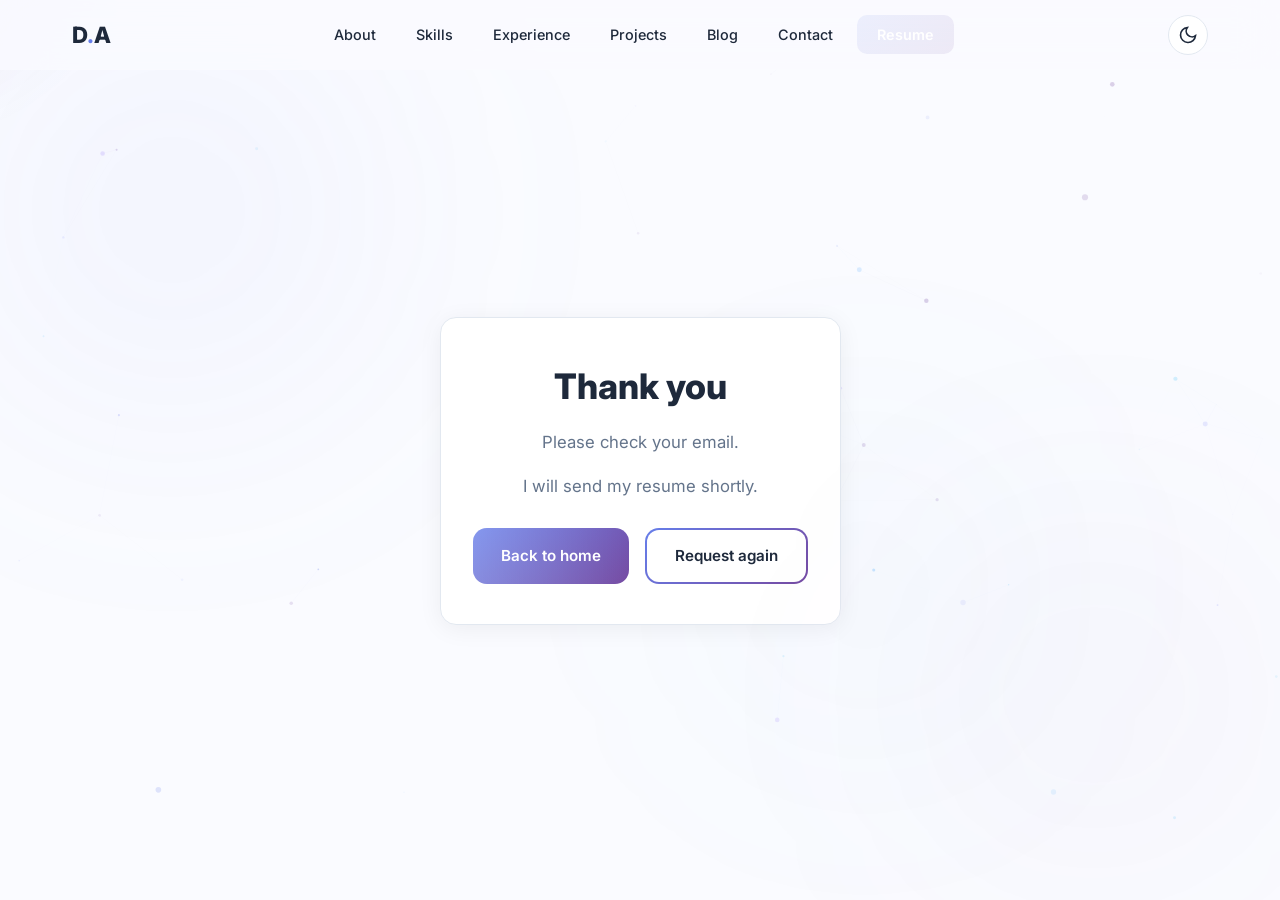
<file: resume-requested.html>
<!DOCTYPE html>
<html lang="en" data-theme="light">
<head>
    <meta charset="UTF-8">
    <meta name="viewport" content="width=device-width, initial-scale=1.0">
    <title>Thank You | Divyansh Agarwal</title>
    <link rel="preconnect" href="https://fonts.googleapis.com">
    <link rel="preconnect" href="https://fonts.gstatic.com" crossorigin>
    <link href="https://fonts.googleapis.com/css2?family=Inter:wght@300;400;500;600;700;800;900&family=JetBrains+Mono:wght@400;500&display=swap" rel="stylesheet">
    <link rel="icon" type="image/svg+xml" href="assets/favicon.svg">
    <link rel="stylesheet" href="css/style.css">
    <style>
        .resume-thanks-page {
            min-height: 100vh;
            padding-top: 90px;
            padding-bottom: 3rem;
            display: flex;
            align-items: center;
        }
        .resume-thanks-card {
            max-width: 560px;
            margin: 0 auto;
            text-align: center;
            padding: 2.5rem 2rem;
            border-radius: 16px;
            border: 1px solid var(--border);
            background: var(--card-bg);
            box-shadow: 0 4px 24px rgba(0, 0, 0, 0.06);
        }
        [data-theme="dark"] .resume-thanks-card {
            box-shadow: 0 4px 24px rgba(0, 0, 0, 0.25);
        }
        .resume-thanks-card h1 {
            font-size: 2.2rem;
            font-weight: 800;
            margin-bottom: 0.9rem;
        }
        .resume-thanks-card p {
            color: var(--muted);
            font-size: 1.05rem;
            line-height: 1.65;
            margin-bottom: 1rem;
        }
        .resume-thanks-actions {
            margin-top: 1.75rem;
            display: flex;
            justify-content: center;
            gap: 1rem;
            flex-wrap: wrap;
        }
    </style>
</head>
<body>

<div class="scroll-progress" id="scroll-progress"></div>
<canvas id="particles-canvas"></canvas>
<div class="mouse-glow" id="mouse-glow"></div>
<div class="ambient-blob ambient-blob-3"></div>

<nav class="navbar" id="navbar">
    <div class="nav-container">
        <a href="index.html" class="nav-logo">
            <span class="logo-text">D<span class="logo-dot">.</span>A</span>
        </a>
        <div class="nav-links" id="nav-links">
            <a href="index.html#about" class="nav-link">About</a>
            <a href="index.html#skills" class="nav-link">Skills</a>
            <a href="index.html#experience" class="nav-link">Experience</a>
            <a href="projects.html" class="nav-link">Projects</a>
            <a href="index.html#blogs" class="nav-link">Blog</a>
            <a href="index.html#contact" class="nav-link">Contact</a>
            <a href="resume.html" class="nav-link nav-cta active">Resume</a>
        </div>
        <div class="nav-right">
            <button class="theme-toggle" id="theme-toggle" aria-label="Toggle dark mode">
                <svg class="sun-icon" width="20" height="20" viewBox="0 0 24 24" fill="none" stroke="currentColor" stroke-width="2"><circle cx="12" cy="12" r="5"/><line x1="12" y1="1" x2="12" y2="3"/><line x1="12" y1="21" x2="12" y2="23"/><line x1="4.22" y1="4.22" x2="5.64" y2="5.64"/><line x1="18.36" y1="18.36" x2="19.78" y2="19.78"/><line x1="1" y1="12" x2="3" y2="12"/><line x1="21" y1="12" x2="23" y2="12"/><line x1="4.22" y1="19.78" x2="5.64" y2="18.36"/><line x1="18.36" y1="5.64" x2="19.78" y2="4.22"/></svg>
                <svg class="moon-icon" width="20" height="20" viewBox="0 0 24 24" fill="none" stroke="currentColor" stroke-width="2"><path d="M21 12.79A9 9 0 1 1 11.21 3 7 7 0 0 0 21 12.79z"/></svg>
            </button>
            <button class="nav-toggle" id="nav-toggle" aria-label="Toggle navigation">
                <span></span><span></span><span></span>
            </button>
        </div>
    </div>
</nav>

<section class="resume-thanks-page">
    <div class="container">
        <div class="resume-thanks-card tilt-card">
            <h1>Thank you</h1>
            <p>Please check your email.</p>
            <p>I will send my resume shortly.</p>
            <div class="resume-thanks-actions">
                <a href="index.html" class="btn btn-primary">Back to home</a>
                <a href="resume.html" class="btn btn-outline">Request again</a>
            </div>
        </div>
    </div>
</section>

<div class="page-transition active" id="page-transition"></div>

<script src="js/main.js"></script>
</body>
</html>
</file>
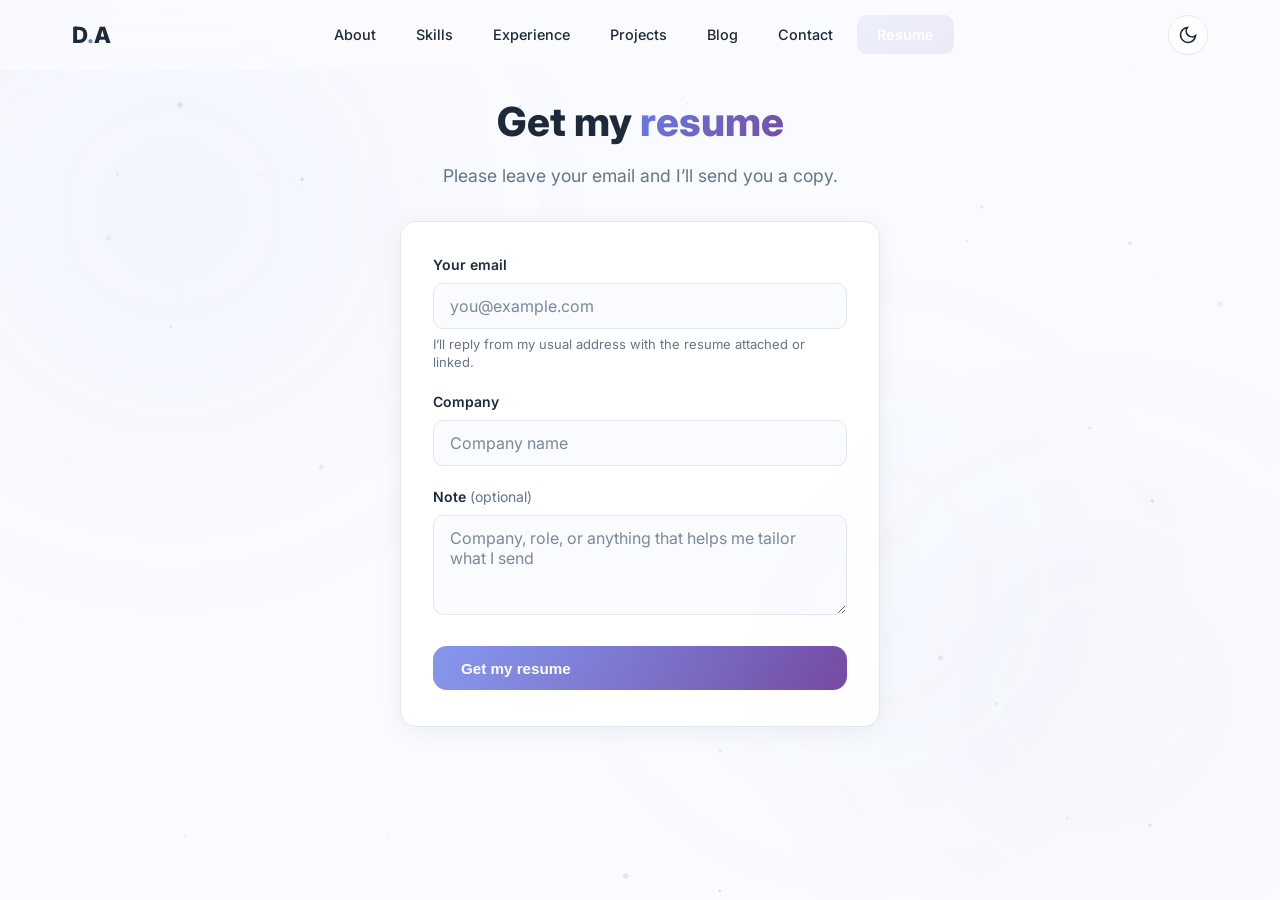
<file: resume.html>
<!DOCTYPE html>
<html lang="en" data-theme="light">
<head>
    <meta charset="UTF-8">
    <meta name="viewport" content="width=device-width, initial-scale=1.0">
    <title>Resume | Divyansh Agarwal</title>
    <link rel="preconnect" href="https://fonts.googleapis.com">
    <link rel="preconnect" href="https://fonts.gstatic.com" crossorigin>
    <link href="https://fonts.googleapis.com/css2?family=Inter:wght@300;400;500;600;700;800;900&family=JetBrains+Mono:wght@400;500&display=swap" rel="stylesheet">
    <link rel="icon" type="image/svg+xml" href="assets/favicon.svg">
    <link rel="stylesheet" href="css/style.css">
    <style>
        .resume-page {
            min-height: 100vh;
            padding-top: 90px;
            padding-bottom: 3rem;
        }
        .resume-header {
            text-align: center;
            margin-bottom: 2rem;
            max-width: 36rem;
            margin-left: auto;
            margin-right: auto;
        }
        .resume-header h1 {
            font-size: 2.5rem;
            font-weight: 800;
            margin-bottom: 0.5rem;
        }
        .resume-header p {
            color: var(--muted);
            font-size: 1.1rem;
            line-height: 1.55;
        }
        .resume-request-card {
            max-width: 480px;
            margin: 0 auto;
            padding: 2rem 2rem 2.25rem;
            border-radius: 16px;
            border: 1px solid var(--border);
            background: var(--card-bg);
            box-shadow: 0 4px 24px rgba(0, 0, 0, 0.06);
        }
        [data-theme="dark"] .resume-request-card {
            box-shadow: 0 4px 24px rgba(0, 0, 0, 0.25);
        }
        .resume-request-card label {
            display: block;
            font-size: 0.875rem;
            font-weight: 600;
            margin-bottom: 0.4rem;
            color: var(--text);
        }
        .resume-request-card .field {
            margin-bottom: 1.25rem;
        }
        .resume-request-card input[type="email"],
        .resume-request-card input[type="text"],
        .resume-request-card textarea {
            width: 100%;
            padding: 0.75rem 1rem;
            font-size: 1rem;
            font-family: inherit;
            border: 1px solid var(--border);
            border-radius: 10px;
            background: var(--bg);
            color: var(--text);
            transition: border-color 0.2s, box-shadow 0.2s;
        }
        .resume-request-card input::placeholder,
        .resume-request-card textarea::placeholder {
            color: var(--muted);
            opacity: 0.85;
        }
        .resume-request-card input:focus,
        .resume-request-card textarea:focus {
            outline: none;
            border-color: var(--accent, #6366f1);
            box-shadow: 0 0 0 3px rgba(99, 102, 241, 0.2);
        }
        .resume-request-card textarea {
            min-height: 100px;
            resize: vertical;
        }
        .resume-request-card .field-hint {
            font-size: 0.8125rem;
            color: var(--muted);
            margin-top: 0.35rem;
            line-height: 1.4;
        }
        .resume-request-card .btn-submit {
            width: 100%;
            margin-top: 0.25rem;
        }
        .resume-request-success {
            max-width: 480px;
            margin: 0 auto;
            padding: 2.5rem 2rem;
            text-align: center;
            border-radius: 16px;
            border: 1px solid var(--border);
            background: var(--card-bg);
        }
        .resume-request-success h2 {
            font-size: 1.35rem;
            margin-bottom: 0.75rem;
        }
        .resume-request-success p {
            color: var(--muted);
            margin-bottom: 1.5rem;
            line-height: 1.55;
        }
    </style>
</head>
<body>

<!-- Scroll Progress Bar -->
<div class="scroll-progress" id="scroll-progress"></div>

<!-- Particles Canvas -->
<canvas id="particles-canvas"></canvas>

<!-- Mouse Follower -->
<div class="mouse-glow" id="mouse-glow"></div>

<!-- Ambient Background Blob -->
<div class="ambient-blob ambient-blob-3"></div>

<!-- Navigation -->
<nav class="navbar" id="navbar">
    <div class="nav-container">
        <a href="index.html" class="nav-logo">
            <span class="logo-text">D<span class="logo-dot">.</span>A</span>
        </a>
        <div class="nav-links" id="nav-links">
            <a href="index.html#about" class="nav-link">About</a>
            <a href="index.html#skills" class="nav-link">Skills</a>
            <a href="index.html#experience" class="nav-link">Experience</a>
            <a href="projects.html" class="nav-link">Projects</a>
            <a href="index.html#blogs" class="nav-link">Blog</a>
            <a href="index.html#contact" class="nav-link">Contact</a>
            <a href="resume.html" class="nav-link nav-cta active">Resume</a>
        </div>
        <div class="nav-right">
            <button class="theme-toggle" id="theme-toggle" aria-label="Toggle dark mode">
                <svg class="sun-icon" width="20" height="20" viewBox="0 0 24 24" fill="none" stroke="currentColor" stroke-width="2"><circle cx="12" cy="12" r="5"/><line x1="12" y1="1" x2="12" y2="3"/><line x1="12" y1="21" x2="12" y2="23"/><line x1="4.22" y1="4.22" x2="5.64" y2="5.64"/><line x1="18.36" y1="18.36" x2="19.78" y2="19.78"/><line x1="1" y1="12" x2="3" y2="12"/><line x1="21" y1="12" x2="23" y2="12"/><line x1="4.22" y1="19.78" x2="5.64" y2="18.36"/><line x1="18.36" y1="5.64" x2="19.78" y2="4.22"/></svg>
                <svg class="moon-icon" width="20" height="20" viewBox="0 0 24 24" fill="none" stroke="currentColor" stroke-width="2"><path d="M21 12.79A9 9 0 1 1 11.21 3 7 7 0 0 0 21 12.79z"/></svg>
            </button>
            <button class="nav-toggle" id="nav-toggle" aria-label="Toggle navigation">
                <span></span><span></span><span></span>
            </button>
        </div>
    </div>
</nav>

<section class="resume-page">
    <div class="container">
        <div class="resume-header">
            <h1>Get my <span class="gradient-text">resume</span></h1>
            <p>Please leave your email and I’ll send you a copy.</p>
        </div>

        <div id="resume-request-form-wrap">
            <!-- FormSubmit: first submission sends a confirmation link to your inbox; activate once. -->
            <form class="resume-request-card tilt-card" action="https://formsubmit.co/divyanshag.data@gmail.com" method="POST">
                <input type="hidden" name="_subject" value="Resume request — portfolio">
                <input type="hidden" name="_template" value="table">
                <input type="hidden" name="_next" id="resume-next-url" value="">
                <input type="text" name="_gotcha" tabindex="-1" autocomplete="off" aria-hidden="true" style="position:absolute;left:-9999px;opacity:0;height:0;width:0">

                <div class="field">
                    <label for="resume-email">Your email</label>
                    <input type="email" id="resume-email" name="email" required autocomplete="email" placeholder="you@example.com">
                    <p class="field-hint">I’ll reply from my usual address with the resume attached or linked.</p>
                </div>
                <div class="field">
                    <label for="resume-company">Company</label>
                    <input type="text" id="resume-company" name="company" required autocomplete="organization" placeholder="Company name">
                </div>
                <div class="field">
                    <label for="resume-note">Note <span style="font-weight:400;color:var(--muted)">(optional)</span></label>
                    <textarea id="resume-note" name="message" placeholder="Company, role, or anything that helps me tailor what I send"></textarea>
                </div>
                <button type="submit" class="btn btn-primary btn-submit">Get my resume</button>
            </form>
        </div>
    </div>
</section>

<div class="page-transition active" id="page-transition"></div>

<script src="js/main.js"></script>
<script>
    (function () {
        var nextField = document.getElementById('resume-next-url');
        if (nextField) {
            var thankYouUrl = new URL('resume-requested.html', window.location.href);
            nextField.value = thankYouUrl.toString();
        }
    })();
</script>
</body>
</html>
</file>
<file: css/style.css>
/* ===== RESET & BASE ===== */
*, *::before, *::after {
    margin: 0;
    padding: 0;
    box-sizing: border-box;
}

/* ===== UTILITY ===== */
.hidden {
    display: none !important;
}

/* ===== THEME VARIABLES ===== */
[data-theme="light"] {
    --bg: #fafbff;
    --text: #1e293b;
    --card-bg: #ffffff;
    --muted: #64748b;
    --border: #e2e8f0;
    --nav-bg: rgba(250, 251, 255, 0.8);
    --nav-bg-scrolled: rgba(250, 251, 255, 0.95);
    --section-alt-bg: #f1f5f9;
    --stats-bg: linear-gradient(135deg, rgba(102, 126, 234, 0.05), rgba(118, 75, 162, 0.05));
    --skill-icon-bg: rgba(102, 126, 234, 0.1);
    --tag-bg: rgba(102, 126, 234, 0.06);
    --social-bg: #1e293b;
    --social-color: #ffffff;
    --code-bg: #f1f5f9;
    --glow-soft: rgba(102, 126, 234, 0.08);
    --card-hover-shadow: 0 20px 60px rgba(102, 126, 234, 0.12);
}

[data-theme="dark"] {
    --bg: #0f172a;
    --text: #f1f5f9;
    --card-bg: #1e293b;
    --muted: #94a3b8;
    --border: #334155;
    --nav-bg: rgba(15, 23, 42, 0.8);
    --nav-bg-scrolled: rgba(15, 23, 42, 0.95);
    --section-alt-bg: #1a2332;
    --stats-bg: linear-gradient(135deg, rgba(102, 126, 234, 0.08), rgba(118, 75, 162, 0.08));
    --skill-icon-bg: rgba(102, 126, 234, 0.15);
    --tag-bg: rgba(102, 126, 234, 0.12);
    --social-bg: #334155;
    --social-color: #f1f5f9;
    --code-bg: #1a2332;
    --glow-soft: rgba(102, 126, 234, 0.12);
    --card-hover-shadow: 0 20px 60px rgba(102, 126, 234, 0.18);
}

/* ===== BASE STYLES ===== */
html {
    scroll-behavior: smooth;
    scroll-padding-top: 80px;
}

body {
    font-family: 'Inter', -apple-system, BlinkMacSystemFont, 'Segoe UI', Roboto, Oxygen, Ubuntu, Cantarell, sans-serif;
    background-color: var(--bg);
    color: var(--text);
    line-height: 1.6;
    overflow-x: hidden;
    transition: background-color 0.3s, color 0.3s;
}

/* ===== AMBIENT BACKGROUND BLOBS ===== */
body::before,
body::after {
    content: '';
    position: fixed;
    border-radius: 50%;
    pointer-events: none;
    z-index: 0;
    filter: blur(120px);
    opacity: 0;
    transition: opacity 0.5s;
}

[data-theme="dark"] body::before {
    width: 600px;
    height: 600px;
    top: -10%;
    left: -10%;
    background: radial-gradient(circle, rgba(102, 126, 234, 0.18), transparent 70%);
    opacity: 1;
    animation: blob-drift-1 20s ease-in-out infinite;
}

[data-theme="dark"] body::after {
    width: 500px;
    height: 500px;
    bottom: -5%;
    right: -5%;
    background: radial-gradient(circle, rgba(118, 75, 162, 0.15), transparent 70%);
    opacity: 1;
    animation: blob-drift-2 25s ease-in-out infinite;
}

[data-theme="light"] body::before {
    width: 600px;
    height: 600px;
    top: -10%;
    left: -10%;
    background: radial-gradient(circle, rgba(102, 126, 234, 0.08), transparent 70%);
    opacity: 1;
    animation: blob-drift-1 20s ease-in-out infinite;
}

[data-theme="light"] body::after {
    width: 500px;
    height: 500px;
    bottom: -5%;
    right: -5%;
    background: radial-gradient(circle, rgba(118, 75, 162, 0.06), transparent 70%);
    opacity: 1;
    animation: blob-drift-2 25s ease-in-out infinite;
}

@keyframes blob-drift-1 {
    0%, 100% { transform: translate(0, 0) scale(1); }
    25% { transform: translate(15vw, 10vh) scale(1.1); }
    50% { transform: translate(5vw, 30vh) scale(0.95); }
    75% { transform: translate(-10vw, 15vh) scale(1.05); }
}

@keyframes blob-drift-2 {
    0%, 100% { transform: translate(0, 0) scale(1); }
    25% { transform: translate(-12vw, -15vh) scale(1.05); }
    50% { transform: translate(-5vw, -25vh) scale(1.1); }
    75% { transform: translate(10vw, -10vh) scale(0.95); }
}

/* Subtle dot grid overlay - dark mode only */
[data-theme="dark"] #particles-canvas {
    background-image: radial-gradient(rgba(148, 163, 184, 0.08) 1px, transparent 1px);
    background-size: 32px 32px;
}

::selection {
    background: linear-gradient(135deg, #667eea, #764ba2);
    color: #ffffff;
    -webkit-text-fill-color: #ffffff;
}

a {
    text-decoration: none;
    color: inherit;
    transition: color 0.3s;
}

ul, ol {
    list-style: none;
}

img {
    max-width: 100%;
    display: block;
}

.container {
    max-width: 1200px;
    margin: 0 auto;
    padding: 0 2rem;
}

/* ===== SCROLL PROGRESS BAR ===== */
.scroll-progress {
    position: fixed;
    top: 0;
    left: 0;
    height: 3px;
    background: linear-gradient(90deg, #667eea, #764ba2);
    z-index: 9999;
    transition: width 0.1s linear;
    border-radius: 0 2px 2px 0;
}

/* ===== PARTICLES CANVAS ===== */
#particles-canvas {
    position: fixed;
    top: 0;
    left: 0;
    width: 100%;
    height: 100%;
    pointer-events: none;
    z-index: 0;
}

/* ===== THIRD AMBIENT BLOB ===== */
.ambient-blob {
    position: fixed;
    border-radius: 50%;
    pointer-events: none;
    z-index: 0;
    filter: blur(120px);
    opacity: 0;
    transition: opacity 0.5s;
}

[data-theme="dark"] .ambient-blob-3 {
    width: 450px;
    height: 450px;
    top: 40%;
    left: 50%;
    background: radial-gradient(circle, rgba(56, 189, 248, 0.1), transparent 70%);
    opacity: 1;
    animation: blob-drift-3 22s ease-in-out infinite;
}

[data-theme="light"] .ambient-blob-3 {
    width: 450px;
    height: 450px;
    top: 40%;
    left: 50%;
    background: radial-gradient(circle, rgba(56, 189, 248, 0.05), transparent 70%);
    opacity: 1;
    animation: blob-drift-3 22s ease-in-out infinite;
}

@keyframes blob-drift-3 {
    0%, 100% { transform: translate(-50%, 0) scale(1); }
    25% { transform: translate(-30%, -20vh) scale(1.08); }
    50% { transform: translate(-60%, 10vh) scale(0.92); }
    75% { transform: translate(-40%, -10vh) scale(1.05); }
}

/* ===== MOUSE FOLLOWER ===== */
.mouse-glow {
    position: fixed;
    width: 500px;
    height: 500px;
    border-radius: 50%;
    background: radial-gradient(circle, rgba(102, 126, 234, 0.08), rgba(118, 75, 162, 0.04) 40%, transparent 70%);
    pointer-events: none;
    z-index: 0;
    transform: translate(-50%, -50%);
    transition: opacity 0.3s;
}

/* ===== NAVBAR ===== */
.navbar {
    position: fixed;
    top: 0;
    left: 0;
    width: 100%;
    height: 70px;
    display: flex;
    align-items: center;
    justify-content: center;
    background: var(--nav-bg);
    backdrop-filter: blur(20px);
    -webkit-backdrop-filter: blur(20px);
    z-index: 1000;
    transition: background 0.3s, box-shadow 0.3s;
}

.navbar.scrolled {
    background: var(--nav-bg-scrolled);
    box-shadow: 0 4px 30px rgba(0, 0, 0, 0.1);
}

.navbar .container,
.nav-container {
    display: flex;
    align-items: center;
    justify-content: space-between;
    width: 100%;
    max-width: 1200px;
    margin: 0 auto;
    padding: 0 2rem;
}

.nav-right {
    display: flex;
    align-items: center;
    gap: 0.5rem;
}

.nav-logo {
    display: flex;
    align-items: center;
    gap: 0.5rem;
    z-index: 1001;
}

.nav-logo .logo-text {
    font-weight: 800;
    font-size: 1.4rem;
    color: var(--text);
}

.logo-dot {
    color: #667eea;
}

.nav-links {
    display: flex;
    align-items: center;
    gap: 0.5rem;
}

.nav-link {
    font-size: 0.9rem;
    font-weight: 500;
    padding: 0.5rem 1rem;
    border-radius: 10px;
    color: var(--text);
    transition: background 0.3s, color 0.3s;
    position: relative;
}

.nav-link:hover,
.nav-link.active {
    background: linear-gradient(135deg, rgba(102, 126, 234, 0.1), rgba(118, 75, 162, 0.1));
    color: #667eea;
}

.nav-cta {
    background: linear-gradient(135deg, #667eea, #764ba2);
    color: #ffffff !important;
    padding: 0.5rem 1.25rem;
    border-radius: 10px;
    font-size: 0.9rem;
    font-weight: 600;
    transition: transform 0.3s, box-shadow 0.3s;
}

.nav-cta:hover {
    transform: translateY(-2px);
    box-shadow: 0 4px 15px rgba(102, 126, 234, 0.4);
}

.theme-toggle {
    width: 40px;
    height: 40px;
    border-radius: 50%;
    border: 1px solid var(--border);
    background: var(--card-bg);
    cursor: pointer;
    display: flex;
    align-items: center;
    justify-content: center;
    font-size: 1.1rem;
    transition: background 0.3s, border-color 0.3s, transform 0.3s;
    margin-left: 0.5rem;
    color: var(--text);
}

.theme-toggle:hover {
    transform: rotate(30deg);
    border-color: #667eea;
}

/* Theme toggle animations handled in enhanced section below */

/* Mobile Nav Toggle */
.nav-toggle {
    display: none;
    flex-direction: column;
    justify-content: center;
    gap: 5px;
    width: 30px;
    height: 30px;
    cursor: pointer;
    z-index: 1001;
    background: none;
    border: none;
    padding: 0;
}

.nav-toggle span {
    display: block;
    width: 100%;
    height: 2px;
    background: var(--text);
    border-radius: 2px;
    transition: transform 0.3s, opacity 0.3s;
}

.nav-toggle.active span:nth-child(1) {
    transform: rotate(45deg) translate(5px, 5px);
}

.nav-toggle.active span:nth-child(2) {
    opacity: 0;
}

.nav-toggle.active span:nth-child(3) {
    transform: rotate(-45deg) translate(5px, -5px);
}

/* ===== HERO SECTION ===== */
.hero {
    min-height: 100vh;
    display: flex;
    align-items: center;
    padding-top: 70px;
    position: relative;
    overflow: hidden;
}

.hero-container {
    display: grid;
    grid-template-columns: 1.2fr 1fr;
    gap: 4rem;
    align-items: center;
    max-width: 1200px;
    margin: 0 auto;
    padding: 0 2rem;
    width: 100%;
}

.hero-bg-shapes {
    position: absolute;
    top: 0;
    left: 0;
    width: 100%;
    height: 100%;
    pointer-events: none;
    overflow: hidden;
    z-index: 0;
}

.hero-bg-shapes .shape {
    position: absolute;
    border-radius: 50%;
    filter: blur(80px);
    opacity: 0.5;
}

.hero-bg-shapes .shape-1 {
    width: 400px;
    height: 400px;
    background: linear-gradient(135deg, rgba(102, 126, 234, 0.3), rgba(118, 75, 162, 0.1));
    top: -100px;
    right: -100px;
    animation: float-shape-1 8s ease-in-out infinite;
}

.hero-bg-shapes .shape-2 {
    width: 300px;
    height: 300px;
    background: linear-gradient(135deg, rgba(118, 75, 162, 0.2), rgba(102, 126, 234, 0.1));
    bottom: -50px;
    left: -50px;
    animation: float-shape-2 10s ease-in-out infinite;
}

.hero-bg-shapes .shape-3 {
    width: 200px;
    height: 200px;
    background: linear-gradient(135deg, rgba(102, 126, 234, 0.15), rgba(236, 72, 153, 0.1));
    top: 50%;
    left: 50%;
    animation: float-shape-3 12s ease-in-out infinite;
}

@keyframes float-shape-1 {
    0%, 100% { transform: translate(0, 0) scale(1); }
    50% { transform: translate(-30px, 20px) scale(1.1); }
}

@keyframes float-shape-2 {
    0%, 100% { transform: translate(0, 0) scale(1); }
    50% { transform: translate(20px, -30px) scale(1.05); }
}

@keyframes float-shape-3 {
    0%, 100% { transform: translate(0, 0) scale(1); }
    50% { transform: translate(-20px, -20px) scale(1.15); }
}

.hero-content {
    position: relative;
    z-index: 1;
}

.hero-badge {
    display: inline-flex;
    align-items: center;
    gap: 0.5rem;
    padding: 0.4rem 1rem;
    border: 1px solid var(--border);
    border-radius: 50px;
    font-size: 0.85rem;
    color: var(--muted);
    margin-bottom: 1.5rem;
    background: var(--card-bg);
}

.hero-badge .badge-dot {
    width: 8px;
    height: 8px;
    background: #22c55e;
    border-radius: 50%;
    animation: pulse-dot 2s ease-in-out infinite;
}

@keyframes pulse-dot {
    0%, 100% { opacity: 1; transform: scale(1); }
    50% { opacity: 0.5; transform: scale(1.3); }
}

.hero-name {
    font-size: 4rem;
    font-weight: 900;
    letter-spacing: -0.03em;
    line-height: 1.1;
    margin-bottom: 0.75rem;
}

.hero-role {
    font-size: 1.4rem;
    min-height: 2.5rem;
    margin-bottom: 1rem;
    display: flex;
    align-items: center;
}

.typing-cursor {
    display: inline-block;
    width: 3px;
    height: 1.4rem;
    background: #667eea;
    margin-left: 4px;
    animation: blink-cursor 1s step-end infinite;
}

@keyframes blink-cursor {
    0%, 100% { opacity: 1; }
    50% { opacity: 0; }
}

.gradient-text {
    background: linear-gradient(135deg, #667eea, #764ba2);
    -webkit-background-clip: text;
    -webkit-text-fill-color: transparent;
    background-clip: text;
}

.gradient-text-animated {
    background: linear-gradient(270deg, #667eea, #764ba2, #38bdf8, #667eea);
    background-size: 300% 300%;
    -webkit-background-clip: text;
    -webkit-text-fill-color: transparent;
    background-clip: text;
    animation: gradient-shift 4s ease infinite;
}

@keyframes gradient-shift {
    0% { background-position: 0% 50%; }
    50% { background-position: 100% 50%; }
    100% { background-position: 0% 50%; }
}

.hero-bio {
    font-size: 1.05rem;
    color: var(--muted);
    line-height: 1.8;
    margin-bottom: 2rem;
    max-width: 540px;
}

/* Buttons */
.btn {
    display: inline-flex;
    align-items: center;
    gap: 0.5rem;
    padding: 0.85rem 1.75rem;
    border-radius: 14px;
    font-size: 0.95rem;
    font-weight: 600;
    cursor: pointer;
    border: none;
    transition: transform 0.3s, box-shadow 0.3s, background 0.3s;
    text-decoration: none;
}

.btn-primary {
    background: linear-gradient(135deg, #667eea, #764ba2);
    color: #ffffff;
}

.btn-primary:hover {
    transform: translateY(-3px);
    box-shadow: 0 8px 25px rgba(102, 126, 234, 0.4);
}

.btn-outline {
    background: transparent;
    border: 2px solid var(--border);
    color: var(--text);
}

.btn-outline:hover {
    background: linear-gradient(135deg, rgba(102, 126, 234, 0.08), rgba(118, 75, 162, 0.08));
    border-color: #667eea;
}

.btn-lg {
    padding: 1rem 2.25rem;
    font-size: 1rem;
}

.hero-buttons,
.hero-cta-group {
    display: flex;
    gap: 1rem;
    margin-bottom: 2rem;
    flex-wrap: wrap;
}

/* Hero Socials */
.hero-socials {
    display: flex;
    flex-direction: row;
    gap: 0.75rem;
    align-items: center;
}

.social-icon {
    width: 44px;
    height: 44px;
    border-radius: 50%;
    background: var(--social-bg);
    color: var(--social-color);
    display: flex;
    align-items: center;
    justify-content: center;
    font-size: 1.1rem;
    transition: background 0.3s, transform 0.3s, box-shadow 0.3s;
}

.social-icon:hover {
    transform: translateY(-3px);
}

.social-icon.linkedin:hover {
    background: #0077b5;
    box-shadow: 0 4px 15px rgba(0, 119, 181, 0.4);
}

.social-icon.github:hover {
    background: #333333;
    box-shadow: 0 4px 15px rgba(51, 51, 51, 0.4);
}

.social-icon.email:hover {
    background: #ea4335;
    box-shadow: 0 4px 15px rgba(234, 67, 53, 0.4);
}

.social-icon.medium:hover {
    background: #00ab6c;
    box-shadow: 0 4px 15px rgba(0, 171, 108, 0.4);
}

/* Hero Avatar */
.hero-avatar {
    position: relative;
    z-index: 1;
    display: flex;
    flex-direction: column;
    align-items: center;
}

.avatar-ring {
    background: linear-gradient(270deg, #667eea, #764ba2, #38bdf8, #667eea);
    background-size: 300% 300%;
    animation: gradient-shift 4s ease infinite;
    padding: 4px;
    border-radius: 20px;
    display: inline-block;
    transition: transform 0.5s;
}

.avatar-ring:hover {
    transform: scale(1.03);
}

.avatar-ring img {
    border-radius: 16px;
    width: 340px;
    height: 420px;
    object-fit: cover;
    object-position: top;
    display: block;
}

.avatar-status {
    display: inline-flex;
    align-items: center;
    gap: 0.5rem;
    padding: 0.5rem 1rem;
    background: var(--card-bg);
    border: 1px solid var(--border);
    border-radius: 50px;
    font-size: 0.85rem;
    color: var(--muted);
    margin-top: 1rem;
}

.avatar-status .status-dot {
    width: 8px;
    height: 8px;
    background: #22c55e;
    border-radius: 50%;
    animation: pulse-dot 2s ease-in-out infinite;
}

/* ===== STATS STRIP ===== */
/* ===== WHAT I DO STRIP ===== */
.what-i-do-strip {
    padding: 4rem 0;
    position: relative;
    z-index: 1;
}

.wid-grid {
    display: grid;
    grid-template-columns: repeat(3, 1fr);
    gap: 1.5rem;
}

.wid-card {
    background: var(--card-bg);
    border: 1px solid var(--border);
    border-radius: 16px;
    padding: 2rem;
    text-align: center;
    transition: all 0.4s cubic-bezier(0.22, 1, 0.36, 1);
    position: relative;
    overflow: hidden;
}

.wid-card::before {
    content: '';
    position: absolute;
    top: 0;
    left: 0;
    right: 0;
    height: 3px;
    background: linear-gradient(90deg, #667eea, #764ba2, #38bdf8);
    background-size: 200% 100%;
    animation: gradient-shift 3s ease infinite;
    opacity: 0;
    transition: opacity 0.4s ease;
}

.wid-card:hover::before {
    opacity: 1;
}

.wid-card:hover {
    transform: translateY(-4px);
    border-color: rgba(102, 126, 234, 0.3);
    box-shadow: 0 12px 40px rgba(102, 126, 234, 0.1);
}

.wid-icon {
    width: 56px;
    height: 56px;
    margin: 0 auto 1.25rem;
    display: flex;
    align-items: center;
    justify-content: center;
    border-radius: 14px;
    background: linear-gradient(135deg, rgba(102, 126, 234, 0.12), rgba(118, 75, 162, 0.12));
    color: #667eea;
}

[data-theme="dark"] .wid-icon {
    background: linear-gradient(135deg, rgba(102, 126, 234, 0.15), rgba(118, 75, 162, 0.15));
    color: #a5b4fc;
}

.wid-title {
    font-size: 1.1rem;
    font-weight: 700;
    margin-bottom: 0.5rem;
    color: var(--heading);
}

.wid-desc {
    font-size: 0.88rem;
    color: var(--muted);
    line-height: 1.6;
}

/* ===== SECTION HEADERS ===== */
.section {
    padding: 6rem 0;
    position: relative;
    z-index: 1;
}

.section-alt {
    background: transparent;
}

.section-header {
    text-align: center;
    margin-bottom: 3.5rem;
}

.section-tag {
    display: inline-block;
    text-transform: uppercase;
    font-size: 0.8rem;
    font-weight: 700;
    letter-spacing: 0.1em;
    background: linear-gradient(135deg, #667eea, #764ba2);
    -webkit-background-clip: text;
    -webkit-text-fill-color: transparent;
    background-clip: text;
    padding: 0.3rem 1rem;
    border: 1px solid rgba(102, 126, 234, 0.2);
    border-radius: 50px;
    margin-bottom: 0.75rem;
}

.section-title {
    font-size: 2.5rem;
    font-weight: 800;
    margin-bottom: 0.75rem;
    letter-spacing: -0.02em;
}

.section-subtitle {
    font-size: 1.1rem;
    color: var(--muted);
    max-width: 600px;
    margin: 0 auto;
}

/* ===== CURRENTLY BUILDING ===== */
.currently-building {
    padding: 5rem 0;
}

.building-card {
    max-width: 800px;
    margin: 0 auto;
    background: var(--card-bg);
    border: 1px solid var(--border);
    border-radius: 16px;
    padding: 2rem 2.5rem;
    position: relative;
    overflow: hidden;
    transition: border-color 0.3s, box-shadow 0.3s;
}

.building-card::before {
    content: '';
    position: absolute;
    top: 0;
    left: 0;
    right: 0;
    height: 3px;
    background: linear-gradient(90deg, #667eea, #764ba2, #38bdf8);
    background-size: 200% 100%;
    animation: gradient-slide 3s ease infinite;
}

@keyframes gradient-slide {
    0%, 100% { background-position: 0% 50%; }
    50% { background-position: 100% 50%; }
}

.building-card:hover {
    border-color: #667eea;
    box-shadow: 0 0 20px rgba(102, 126, 234, 0.15), 0 0 40px rgba(118, 75, 162, 0.08);
}

.building-card-header {
    display: flex;
    align-items: center;
    justify-content: space-between;
    margin-bottom: 1rem;
}

.building-status {
    display: flex;
    align-items: center;
    gap: 0.5rem;
}

.pulse-dot {
    width: 8px;
    height: 8px;
    border-radius: 50%;
    background: #22c55e;
    animation: pulse-live 2s ease-in-out infinite;
}

@keyframes pulse-live {
    0%, 100% { box-shadow: 0 0 0 0 rgba(34, 197, 94, 0.4); }
    50% { box-shadow: 0 0 0 6px rgba(34, 197, 94, 0); }
}

.status-text {
    font-size: 0.8rem;
    font-weight: 600;
    text-transform: uppercase;
    letter-spacing: 0.05em;
    color: #22c55e;
}

.building-date {
    font-size: 0.85rem;
    color: var(--muted);
    font-weight: 500;
}

.building-title {
    font-size: 1.6rem;
    font-weight: 800;
    margin-bottom: 0.75rem;
    background: linear-gradient(135deg, #667eea, #764ba2);
    -webkit-background-clip: text;
    -webkit-text-fill-color: transparent;
    background-clip: text;
}

.building-desc {
    color: var(--muted);
    font-size: 0.95rem;
    line-height: 1.7;
    margin-bottom: 1.5rem;
}

.building-highlights {
    display: grid;
    grid-template-columns: repeat(3, 1fr);
    gap: 1rem;
    margin-bottom: 1.5rem;
}

.building-highlight-item {
    display: flex;
    flex-direction: column;
    gap: 0.25rem;
}

.highlight-label {
    font-size: 0.85rem;
    font-weight: 700;
    color: var(--text);
}

.highlight-detail {
    font-size: 0.78rem;
    color: var(--muted);
    line-height: 1.4;
}

.building-tags {
    display: flex;
    flex-wrap: wrap;
    gap: 0.5rem;
}

@media (max-width: 768px) {
    .building-card {
        padding: 1.5rem;
    }
    .building-highlights {
        grid-template-columns: 1fr;
    }
    .building-title {
        font-size: 1.3rem;
    }
}

/* ===== SKILLS GRID ===== */
.skills-grid {
    display: grid;
    grid-template-columns: repeat(2, 1fr);
    gap: 1.5rem;
}

.skill-card {
    background: var(--card-bg);
    border-radius: 20px;
    padding: 2rem;
    border: 1px solid var(--border);
    box-shadow: 0 4px 20px rgba(0, 0, 0, 0.04);
    position: relative;
    overflow: hidden;
    transition: transform 0.3s, box-shadow 0.3s;
}

.skill-card:hover {
    transform: translateY(-4px);
    box-shadow: 0 12px 40px rgba(0, 0, 0, 0.08);
}

.skill-card-accent {
    position: absolute;
    top: 0;
    left: 0;
    right: 0;
    height: 3px;
    background: linear-gradient(90deg, #667eea, #764ba2);
    background-size: 200% 100%;
    animation: accent-slide 3s ease infinite;
}

@keyframes accent-slide {
    0% { background-position: 0% 50%; }
    50% { background-position: 100% 50%; }
    100% { background-position: 0% 50%; }
}

.skill-icon-wrap {
    width: 56px;
    height: 56px;
    border-radius: 50%;
    background: var(--skill-icon-bg);
    display: flex;
    align-items: center;
    justify-content: center;
    margin-bottom: 1rem;
}

.skill-emoji {
    font-size: 2rem;
}

.skill-title {
    font-size: 1.2rem;
    font-weight: 700;
    margin-bottom: 0.5rem;
    background: linear-gradient(135deg, #667eea, #764ba2);
    -webkit-background-clip: text;
    -webkit-text-fill-color: transparent;
    background-clip: text;
}

.skill-desc {
    font-size: 0.9rem;
    color: var(--muted);
    margin-bottom: 1rem;
    line-height: 1.6;
}

.skill-tags {
    display: flex;
    flex-wrap: wrap;
    gap: 0.5rem;
}

.skill-tags .tag {
    display: inline-block;
    padding: 0.3rem 0.75rem;
    border: 1px solid var(--border);
    border-radius: 50px;
    font-size: 0.82rem;
    color: var(--muted);
    transition: background 0.3s, color 0.3s, border-color 0.3s;
}

.skill-card:hover .skill-tags .tag {
    background: linear-gradient(135deg, rgba(102, 126, 234, 0.1), rgba(118, 75, 162, 0.1));
    border-color: rgba(102, 126, 234, 0.3);
    color: var(--text);
}

.tag.highlight {
    background: transparent;
    border-color: var(--border);
}

/* ===== TIMELINE / EXPERIENCE ===== */
.timeline {
    max-width: 900px;
    margin: 0 auto;
    padding-left: 3rem;
    position: relative;
}

.timeline::before {
    content: '';
    position: absolute;
    top: 0;
    left: 0;
    width: 2px;
    height: 100%;
    background: linear-gradient(180deg, #667eea, #764ba2, transparent);
    border-radius: 2px;
}

.timeline-item {
    position: relative;
    margin-bottom: 2.5rem;
}

.timeline-dot {
    position: absolute;
    left: -3rem;
    top: 0.5rem;
    width: 12px;
    height: 12px;
    border-radius: 50%;
    background: linear-gradient(135deg, #667eea, #764ba2);
    transform: translateX(calc(-50% + 1px));
    transition: transform 0.3s;
    z-index: 1;
}

.timeline-item:hover .timeline-dot {
    transform: translateX(calc(-50% + 1px)) scale(1.5);
}

.timeline-content {
    background: var(--card-bg);
    border: 1px solid var(--border);
    border-radius: 16px;
    padding: 1.5rem;
    transition: transform 0.3s, box-shadow 0.3s;
}

.timeline-item:hover .timeline-content {
    transform: translateX(6px);
    box-shadow: 0 8px 30px rgba(0, 0, 0, 0.06);
}

.exp-header {
    display: flex;
    justify-content: space-between;
    align-items: flex-start;
    flex-wrap: wrap;
    gap: 0.75rem;
    margin-bottom: 0.75rem;
}

.exp-title {
    font-size: 1.2rem;
    font-weight: 700;
}

.exp-company {
    background: linear-gradient(135deg, #667eea, #764ba2);
    -webkit-background-clip: text;
    -webkit-text-fill-color: transparent;
    background-clip: text;
    font-weight: 600;
}

.exp-date {
    display: inline-block;
    padding: 0.25rem 0.75rem;
    background: linear-gradient(135deg, rgba(102, 126, 234, 0.1), rgba(118, 75, 162, 0.1));
    border-radius: 50px;
    font-size: 0.8rem;
    font-weight: 600;
    color: #667eea;
    white-space: nowrap;
}

.exp-location {
    font-size: 0.85rem;
    color: var(--muted);
    margin-bottom: 0.75rem;
}

.exp-achievements {
    list-style: none;
    padding: 0;
}

.exp-achievements li {
    position: relative;
    padding-left: 1.25rem;
    margin-bottom: 0.5rem;
    font-size: 0.9rem;
    line-height: 1.6;
    color: var(--text);
}

.exp-achievements li::before {
    content: '';
    position: absolute;
    left: 0;
    top: 0.55rem;
    width: 6px;
    height: 6px;
    border-radius: 50%;
    background: linear-gradient(135deg, #667eea, #764ba2);
}

/* ===== CERTIFICATIONS ===== */
.certs-grid {
    display: grid;
    grid-template-columns: repeat(3, 1fr);
    gap: 1.5rem;
}

.cert-card {
    text-align: center;
    padding: 2rem;
    background: var(--card-bg);
    border: 1px solid var(--border);
    border-radius: 18px;
    transition: transform 0.3s, box-shadow 0.3s;
}

.cert-card:hover {
    transform: translateY(-4px);
    box-shadow: 0 8px 30px rgba(0, 0, 0, 0.06);
}

.cert-icon {
    font-size: 3rem;
    margin-bottom: 1rem;
    display: block;
}

.cert-name {
    font-size: 1.05rem;
    font-weight: 700;
    margin-bottom: 0.4rem;
}

.cert-issuer {
    font-size: 0.88rem;
    color: var(--muted);
    margin-bottom: 0.75rem;
}

.cert-year {
    display: inline-block;
    padding: 0.2rem 0.75rem;
    background: linear-gradient(135deg, rgba(102, 126, 234, 0.1), rgba(118, 75, 162, 0.1));
    border-radius: 50px;
    font-size: 0.78rem;
    font-weight: 600;
    color: #667eea;
}

/* ===== BLOG SECTION ===== */
.blog-grid {
    display: grid;
    grid-template-columns: repeat(3, 1fr);
    gap: 1.5rem;
}

.blog-card {
    background: var(--card-bg);
    border-radius: 18px;
    overflow: hidden;
    border: 1px solid var(--border);
    transition: transform 0.3s, box-shadow 0.3s;
}

.blog-card:hover {
    transform: translateY(-6px);
    box-shadow: 0 12px 40px rgba(0, 0, 0, 0.08);
}

.blog-card-img {
    width: 100%;
    height: 200px;
    object-fit: cover;
    display: block;
}

.blog-card-body {
    padding: 1.5rem;
}

.blog-card-date {
    font-size: 0.8rem;
    color: var(--muted);
    margin-bottom: 0.5rem;
}

.blog-card-title {
    font-size: 1.05rem;
    font-weight: 700;
    margin-bottom: 0.5rem;
    display: -webkit-box;
    -webkit-line-clamp: 2;
    -webkit-box-orient: vertical;
    overflow: hidden;
    line-height: 1.4;
}

.blog-card-excerpt {
    font-size: 0.88rem;
    color: var(--muted);
    display: -webkit-box;
    -webkit-line-clamp: 3;
    -webkit-box-orient: vertical;
    overflow: hidden;
    line-height: 1.6;
    margin-bottom: 1rem;
}

.blog-card-read {
    font-size: 0.88rem;
    font-weight: 600;
    background: linear-gradient(135deg, #667eea, #764ba2);
    -webkit-background-clip: text;
    -webkit-text-fill-color: transparent;
    background-clip: text;
    display: inline-flex;
    align-items: center;
    gap: 0.3rem;
    transition: gap 0.3s;
}

.blog-card-read:hover {
    gap: 0.6rem;
}

/* Blog Skeleton Loading */
.blog-skeleton {
    display: grid;
    grid-template-columns: repeat(3, 1fr);
    gap: 1.5rem;
}

.skeleton-card {
    background: var(--card-bg);
    border-radius: 18px;
    overflow: hidden;
    border: 1px solid var(--border);
}

.skeleton-img {
    width: 100%;
    height: 200px;
    background: linear-gradient(90deg, var(--border) 25%, rgba(102, 126, 234, 0.08) 50%, var(--border) 75%);
    background-size: 200% 100%;
    animation: shimmer 1.5s infinite;
}

.skeleton-line {
    height: 14px;
    margin: 1rem 1.5rem;
    border-radius: 8px;
    background: linear-gradient(90deg, var(--border) 25%, rgba(102, 126, 234, 0.08) 50%, var(--border) 75%);
    background-size: 200% 100%;
    animation: shimmer 1.5s infinite;
}

.skeleton-line:nth-child(2) {
    width: 80%;
}

.skeleton-line:nth-child(3) {
    width: 60%;
}

@keyframes shimmer {
    0% { background-position: -200% 0; }
    100% { background-position: 200% 0; }
}

.blog-cta {
    text-align: center;
    margin-top: 2.5rem;
}

/* ===== CONTACT SECTION ===== */
.contact-card {
    background: var(--card-bg);
    border-radius: 24px;
    padding: 3.5rem;
    border: 1px solid var(--border);
    text-align: center;
    position: relative;
    overflow: hidden;
    box-shadow: 0 8px 40px rgba(0, 0, 0, 0.04);
}

.contact-bg-shapes {
    position: absolute;
    top: 0;
    left: 0;
    width: 100%;
    height: 100%;
    pointer-events: none;
    z-index: 0;
}

.contact-bg-shapes .shape {
    position: absolute;
    border-radius: 50%;
    filter: blur(60px);
    opacity: 0.4;
}

.contact-bg-shapes .shape:nth-child(1) {
    width: 200px;
    height: 200px;
    background: rgba(102, 126, 234, 0.2);
    top: -60px;
    right: -60px;
}

.contact-bg-shapes .shape:nth-child(2) {
    width: 150px;
    height: 150px;
    background: rgba(118, 75, 162, 0.15);
    bottom: -40px;
    left: -40px;
}

.contact-title {
    font-size: 2.2rem;
    font-weight: 800;
    margin-bottom: 0.75rem;
    position: relative;
    z-index: 1;
}

.contact-desc {
    font-size: 1.05rem;
    color: var(--muted);
    margin-bottom: 2rem;
    max-width: 500px;
    margin-left: auto;
    margin-right: auto;
    position: relative;
    z-index: 1;
}

.contact-actions {
    display: flex;
    justify-content: center;
    gap: 1rem;
    flex-wrap: wrap;
    position: relative;
    z-index: 1;
}

.contact-availability {
    display: inline-flex;
    align-items: center;
    gap: 0.5rem;
    background: rgba(34, 197, 94, 0.1);
    border: 1px solid rgba(34, 197, 94, 0.2);
    border-radius: 50px;
    padding: 0.4rem 1rem;
    font-size: 0.85rem;
    font-weight: 600;
    color: #22c55e;
    margin-bottom: 1.5rem;
    position: relative;
    z-index: 1;
}

.contact-methods {
    display: grid;
    grid-template-columns: repeat(3, 1fr);
    gap: 1rem;
    margin-bottom: 2rem;
    position: relative;
    z-index: 1;
}

.contact-method-card {
    display: flex;
    flex-direction: column;
    align-items: center;
    gap: 0.5rem;
    padding: 1.5rem 1rem;
    border-radius: 12px;
    border: 1px solid var(--border);
    background: var(--bg);
    text-decoration: none;
    transition: all 0.3s ease;
}

.contact-method-card:hover {
    border-color: #667eea;
    box-shadow: 0 0 20px rgba(102, 126, 234, 0.15);
    transform: translateY(-3px);
}

.contact-method-card svg {
    color: #667eea;
}

.contact-method-label {
    font-size: 0.8rem;
    font-weight: 700;
    text-transform: uppercase;
    letter-spacing: 0.05em;
    color: var(--text);
}

.contact-method-value {
    font-size: 0.78rem;
    color: var(--muted);
    text-align: center;
}

@media (max-width: 768px) {
    .contact-methods {
        grid-template-columns: 1fr;
    }
}

/* ===== PROJECTS PAGE ===== */
.projects-hero {
    padding-top: 8rem;
    padding-bottom: 2rem;
    text-align: center;
}

.projects-count {
    font-size: 0.95rem;
    color: var(--muted);
    margin-top: 0.75rem;
}

/* Sticky Filter Bar */
.filter-bar-sticky {
    position: sticky;
    top: 70px;
    z-index: 100;
    background: var(--bg);
    padding: 1rem 0;
    margin-bottom: 2rem;
    transition: box-shadow 0.3s, background 0.3s;
    border-bottom: 1px solid transparent;
}

.filter-bar-sticky.stuck {
    box-shadow: 0 4px 20px rgba(0, 0, 0, 0.1);
    border-bottom: 1px solid var(--border);
    backdrop-filter: blur(20px);
    -webkit-backdrop-filter: blur(20px);
}

.filter-bar-inner {
    display: flex;
    flex-wrap: wrap;
    gap: 1rem;
    align-items: center;
}

.filter-bar {
    display: flex;
    flex-wrap: wrap;
    gap: 1rem;
    align-items: center;
    margin-bottom: 2rem;
}

/* Search with icon inside */
.search-wrapper {
    position: relative;
    flex: 1;
    min-width: 200px;
}

.search-wrapper .search-icon {
    position: absolute;
    left: 14px;
    top: 50%;
    transform: translateY(-50%);
    color: var(--muted);
    pointer-events: none;
    transition: color 0.3s;
}

.search-wrapper:focus-within .search-icon {
    color: #667eea;
}

.search-input {
    width: 100%;
    padding: 0.75rem 1.25rem 0.75rem 2.75rem;
    border: 2px solid var(--border);
    border-radius: 12px;
    background: var(--card-bg);
    color: var(--text);
    font-size: 0.95rem;
    font-family: inherit;
    outline: none;
    transition: border-color 0.3s, box-shadow 0.3s;
}

.search-input:focus {
    border-color: #667eea;
    box-shadow: 0 0 0 4px rgba(102, 126, 234, 0.15);
}

.search-input::placeholder {
    color: var(--muted);
}

.filter-tabs {
    display: flex;
    flex-wrap: wrap;
    gap: 0.5rem;
}

.filter-tab {
    display: inline-flex;
    align-items: center;
    gap: 0.4rem;
    padding: 0.5rem 1rem;
    border: 1px solid var(--border);
    border-radius: 50px;
    background: var(--card-bg);
    color: var(--muted);
    font-size: 0.88rem;
    font-weight: 500;
    cursor: pointer;
    transition: background 0.3s, color 0.3s, border-color 0.3s;
    font-family: inherit;
}

.filter-tab:hover {
    border-color: #667eea;
    color: var(--text);
}

.filter-tab.active {
    background: linear-gradient(135deg, #667eea, #764ba2);
    color: #ffffff;
    border-color: transparent;
}

.filter-count {
    font-size: 0.75rem;
    padding: 0.1rem 0.5rem;
    background: rgba(255, 255, 255, 0.2);
    border-radius: 50px;
    font-weight: 700;
}

.filter-tab:not(.active) .filter-count {
    background: var(--tag-bg);
}

.projects-grid {
    display: grid;
    grid-template-columns: repeat(2, 1fr);
    gap: 2rem;
}

.project-card {
    background: var(--card-bg);
    border-radius: 18px;
    border: 1px solid var(--border);
    box-shadow: 0 4px 20px rgba(0, 0, 0, 0.04);
    overflow: hidden;
    transition: transform 0.3s, box-shadow 0.3s;
}

.project-card:hover {
    transform: translateY(-8px);
    box-shadow: 0 16px 50px rgba(0, 0, 0, 0.1);
}

.project-img-wrapper {
    position: relative;
    overflow: hidden;
    height: 220px;
}

.project-img-wrapper img {
    width: 100%;
    height: 100%;
    object-fit: cover;
    transition: transform 0.5s;
}

.project-card:hover .project-img-wrapper img {
    transform: scale(1.05);
}

.project-img-overlay {
    position: absolute;
    top: 0;
    left: 0;
    width: 100%;
    height: 100%;
    background: rgba(15, 23, 42, 0.6);
    display: flex;
    align-items: center;
    justify-content: center;
    gap: 0.75rem;
    opacity: 0;
    transition: opacity 0.3s;
}

.project-card:hover .project-img-overlay {
    opacity: 1;
}

.overlay-btn {
    padding: 0.5rem 1.25rem;
    border: 2px solid #ffffff;
    border-radius: 50px;
    color: #ffffff;
    font-size: 0.85rem;
    font-weight: 600;
    background: transparent;
    cursor: pointer;
    transition: background 0.3s;
    text-decoration: none;
    display: inline-flex;
    align-items: center;
    gap: 0.4rem;
}

.overlay-btn:hover {
    background: rgba(255, 255, 255, 0.2);
}

.project-card-body {
    padding: 1.5rem;
}

.project-category {
    text-transform: uppercase;
    font-size: 0.75rem;
    font-weight: 700;
    letter-spacing: 0.05em;
    background: linear-gradient(135deg, #667eea, #764ba2);
    -webkit-background-clip: text;
    -webkit-text-fill-color: transparent;
    background-clip: text;
    margin-bottom: 0.5rem;
    display: inline-block;
}

.project-title {
    font-size: 1.15rem;
    font-weight: 700;
    margin-bottom: 0.5rem;
}

.project-summary {
    font-size: 0.88rem;
    color: var(--muted);
    display: -webkit-box;
    -webkit-line-clamp: 3;
    -webkit-box-orient: vertical;
    overflow: hidden;
    line-height: 1.6;
    margin-bottom: 1rem;
}

.project-tech {
    display: flex;
    flex-wrap: wrap;
    gap: 0.4rem;
    margin-bottom: 1rem;
}

.project-tech span {
    display: inline-block;
    padding: 0.2rem 0.65rem;
    background: linear-gradient(135deg, rgba(102, 126, 234, 0.1), rgba(118, 75, 162, 0.1));
    border-radius: 50px;
    font-size: 0.78rem;
    font-weight: 500;
    color: #667eea;
}

.project-footer {
    display: flex;
    justify-content: space-between;
    align-items: center;
    padding: 1rem 1.5rem;
    border-top: 1px solid var(--border);
}

.project-link {
    font-size: 0.85rem;
    color: var(--muted);
    display: inline-flex;
    align-items: center;
    gap: 0.3rem;
    transition: color 0.3s;
}

.project-link:hover {
    color: #667eea;
}

.project-details-toggle {
    display: inline-flex;
    align-items: center;
    gap: 0.3rem;
    padding: 0.4rem 0.75rem;
    border: 1px solid var(--border);
    border-radius: 8px;
    background: var(--card-bg);
    color: var(--muted);
    font-size: 0.8rem;
    cursor: pointer;
    transition: color 0.3s, border-color 0.3s;
    font-family: inherit;
}

.project-details-toggle:hover {
    color: #667eea;
    border-color: #667eea;
}

.project-details-toggle .chevron {
    transition: transform 0.3s;
    display: inline-block;
}

.project-details-toggle.active .chevron {
    transform: rotate(180deg);
}

.project-details {
    max-height: 0;
    overflow: hidden;
    transition: max-height 0.5s ease;
    padding: 0 1.5rem;
}

.project-details.open {
    max-height: 600px;
    padding: 1rem 1.5rem 1.5rem;
}

.project-details ul {
    list-style: none;
    padding: 0;
}

.project-details li {
    position: relative;
    padding-left: 1.25rem;
    margin-bottom: 0.4rem;
    font-size: 0.88rem;
    color: var(--muted);
    line-height: 1.6;
}

.project-details li::before {
    content: '';
    position: absolute;
    left: 0;
    top: 0.55rem;
    width: 5px;
    height: 5px;
    border-radius: 50%;
    background: linear-gradient(135deg, #667eea, #764ba2);
}

/* No Results */
.no-results {
    text-align: center;
    padding: 4rem 2rem;
    display: none;
}

.no-results.show {
    display: block;
}

.no-results-icon {
    font-size: 4rem;
    margin-bottom: 1rem;
    display: block;
}

.no-results p {
    color: var(--muted);
    font-size: 1.05rem;
}

/* ===== FOOTER ===== */
.footer {
    padding: 3rem 0 0;
    border-top: 1px solid var(--border);
    position: relative;
    z-index: 1;
}

.footer-content {
    display: flex;
    justify-content: space-between;
    align-items: flex-start;
    flex-wrap: wrap;
    gap: 2rem;
    padding-bottom: 2rem;
}

.footer-brand .logo-text {
    font-weight: 800;
    font-size: 1.4rem;
    color: var(--text);
}

.footer-tagline {
    font-size: 0.88rem;
    color: var(--muted);
    margin-top: 0.4rem;
}

.footer-links {
    display: flex;
    gap: 1.5rem;
}

.footer-links a {
    font-size: 0.9rem;
    color: var(--muted);
    transition: color 0.3s;
}

.footer-links a:hover {
    background: linear-gradient(135deg, #667eea, #764ba2);
    -webkit-background-clip: text;
    -webkit-text-fill-color: transparent;
    background-clip: text;
}

.footer-bottom {
    border-top: 1px solid var(--border);
    padding: 1.5rem 0;
    text-align: center;
    font-size: 0.82rem;
    color: var(--muted);
}

/* ===== BACK TO TOP ===== */
.back-to-top {
    position: fixed;
    bottom: 2rem;
    right: 2rem;
    width: 48px;
    height: 48px;
    border-radius: 50%;
    background: linear-gradient(135deg, #667eea, #764ba2);
    color: #ffffff;
    display: flex;
    align-items: center;
    justify-content: center;
    font-size: 1.2rem;
    cursor: pointer;
    border: none;
    opacity: 0;
    visibility: hidden;
    transform: translateY(10px);
    transition: opacity 0.3s, transform 0.3s, box-shadow 0.3s, visibility 0.3s;
    z-index: 999;
    box-shadow: 0 4px 15px rgba(102, 126, 234, 0.4);
}

.back-to-top.visible {
    opacity: 1;
    visibility: visible;
    transform: translateY(0);
}

.back-to-top:hover {
    transform: translateY(-4px);
    box-shadow: 0 8px 25px rgba(102, 126, 234, 0.5);
}

/* ===== TILT CARD ===== */
.tilt-card {
    perspective: 1000px;
    transition: transform 0.5s ease, box-shadow 0.5s ease;
}

/* ===== SCROLL REVEAL (moved to enhanced section below) ===== */

/* ===== GRAIN OVERLAY ===== */
.grain-overlay {
    position: fixed;
    top: 0;
    left: 0;
    width: 100%;
    height: 100%;
    pointer-events: none;
    z-index: 9990;
    opacity: 0.035;
    background-image: url("data:image/svg+xml,%3Csvg viewBox='0 0 256 256' xmlns='http://www.w3.org/2000/svg'%3E%3Cfilter id='noise'%3E%3CfeTurbulence type='fractalNoise' baseFrequency='0.9' numOctaves='4' stitchTiles='stitch'/%3E%3C/filter%3E%3Crect width='100%25' height='100%25' filter='url(%23noise)'/%3E%3C/svg%3E");
}

[data-theme="light"] .grain-overlay {
    opacity: 0.02;
}

/* ===== HERO CODE FLOAT ===== */
.hero-code-float {
    position: absolute;
    bottom: 40px;
    left: -80px;
    z-index: 2;
    animation: float-code 6s ease-in-out infinite;
}

@keyframes float-code {
    0%, 100% { transform: translateY(0) rotate(-2deg); }
    50% { transform: translateY(-12px) rotate(0deg); }
}

.code-window {
    background: var(--card-bg);
    border: 1px solid var(--border);
    border-radius: 12px;
    padding: 1rem 1.25rem;
    font-family: 'JetBrains Mono', monospace;
    font-size: 0.75rem;
    line-height: 1.8;
    box-shadow: 0 20px 60px rgba(0, 0, 0, 0.15);
    backdrop-filter: blur(10px);
    max-width: 260px;
}

.code-dots {
    display: flex;
    gap: 6px;
    margin-bottom: 0.75rem;
}

.code-dots span {
    width: 10px;
    height: 10px;
    border-radius: 50%;
}

.code-dots span:nth-child(1) { background: #ff5f56; }
.code-dots span:nth-child(2) { background: #ffbd2e; }
.code-dots span:nth-child(3) { background: #27c93f; }

.code-keyword { color: #c678dd; }
.code-name { color: #e5c07b; }
.code-func { color: #61afef; }
.code-string { color: #98c379; }

[data-theme="light"] .code-keyword { color: #7c3aed; }
[data-theme="light"] .code-name { color: #b45309; }
[data-theme="light"] .code-func { color: #2563eb; }
[data-theme="light"] .code-string { color: #059669; }

/* ===== SCROLL INDICATOR ===== */
.scroll-indicator {
    display: flex;
    flex-direction: column;
    align-items: center;
    gap: 0.5rem;
    z-index: 5;
    opacity: 0.6;
    transition: opacity 0.3s;
    padding: 1rem 0 2rem;
    position: relative;
}

.scroll-indicator:hover {
    opacity: 1;
}

.scroll-text {
    font-size: 0.7rem;
    text-transform: uppercase;
    letter-spacing: 0.15em;
    color: var(--muted);
    font-weight: 600;
}

.scroll-line {
    width: 1px;
    height: 40px;
    background: linear-gradient(to bottom, #667eea, transparent);
    animation: scroll-pulse 2s ease-in-out infinite;
}

@keyframes scroll-pulse {
    0%, 100% { opacity: 1; transform: scaleY(1); }
    50% { opacity: 0.3; transform: scaleY(0.6); }
}

/* ===== SECTION DIVIDER ===== */
.section-divider {
    display: flex;
    align-items: center;
    justify-content: center;
    gap: 1rem;
    padding: 1rem 0;
    position: relative;
    z-index: 1;
}

.divider-line {
    width: 80px;
    height: 1px;
    background: linear-gradient(90deg, transparent, var(--border), transparent);
}

.divider-dot {
    width: 6px;
    height: 6px;
    border-radius: 50%;
    background: linear-gradient(135deg, #667eea, #764ba2);
}

/* ===== ENHANCED HERO NAME UNDERLINE ===== */
.hero-name::after {
    content: '';
    position: absolute;
    bottom: -4px;
    left: 0;
    width: 80px;
    height: 4px;
    background: linear-gradient(90deg, #667eea, #764ba2);
    border-radius: 2px;
}

/* ===== ENHANCED SOCIAL ICONS ===== */
.social-icon::before {
    content: '';
    position: absolute;
    top: 50%;
    left: 50%;
    width: 0;
    height: 0;
    border-radius: 50%;
    background: rgba(255, 255, 255, 0.1);
    transform: translate(-50%, -50%);
    transition: width 0.4s, height 0.4s;
}

.social-icon:hover::before {
    width: 100%;
    height: 100%;
}

/* ===== ENHANCED STAT ITEMS ===== */
.stat-item::after {
    content: '';
    position: absolute;
    right: 0;
    top: 20%;
    height: 60%;
    width: 1px;
    background: linear-gradient(to bottom, transparent, var(--border), transparent);
}

.stat-item:last-child::after {
    display: none;
}

/* ===== ENHANCED SKILL CARDS ===== */
.skill-card::before {
    content: '';
    position: absolute;
    top: -50%;
    right: -50%;
    width: 100%;
    height: 100%;
    background: radial-gradient(circle, rgba(102, 126, 234, 0.04), transparent 70%);
    transition: opacity 0.5s;
    opacity: 0;
}

.skill-card:hover::before {
    opacity: 1;
}

/* ===== ENHANCED TIMELINE ===== */
.timeline-dot::after {
    content: '';
    position: absolute;
    top: 50%;
    left: 50%;
    transform: translate(-50%, -50%);
    width: 24px;
    height: 24px;
    border-radius: 50%;
    border: 2px solid rgba(102, 126, 234, 0.3);
    opacity: 0;
    transition: opacity 0.3s;
}

.timeline-item:hover .timeline-dot::after {
    opacity: 1;
}

/* ===== ENHANCED BLOG CARDS ===== */
.blog-card::after {
    content: '';
    position: absolute;
    bottom: 0;
    left: 0;
    right: 0;
    height: 3px;
    background: linear-gradient(90deg, #667eea, #764ba2);
    transform: scaleX(0);
    transform-origin: left;
    transition: transform 0.4s ease;
}

.blog-card:hover::after {
    transform: scaleX(1);
}

/* ===== ENHANCED CONTACT CARD ===== */
.contact-card::before {
    content: '';
    position: absolute;
    top: 0;
    left: 0;
    right: 0;
    height: 4px;
    background: linear-gradient(90deg, #667eea, #764ba2, #38bdf8);
    background-size: 200% 100%;
    animation: accent-slide 3s ease infinite;
}

/* ===== ANIMATED GRADIENT BORDER ON PRIMARY BUTTONS ===== */
.btn-primary {
    position: relative;
    z-index: 1;
    overflow: hidden;
}

.btn-primary::before {
    content: '';
    position: absolute;
    top: 0;
    left: -100%;
    width: 200%;
    height: 100%;
    background: linear-gradient(90deg, transparent, rgba(255, 255, 255, 0.2), transparent);
    transition: left 0.6s ease;
    z-index: 1;
}

.btn-primary:hover::before {
    left: 100%;
}

/* ===== GLASSMORPHISM NAVBAR ===== */
.navbar {
    border-bottom: 1px solid rgba(255, 255, 255, 0.05);
}

.navbar.scrolled {
    border-bottom: 1px solid var(--border);
}

/* ===== ENHANCED HERO SECTION ===== */
.hero-name .gradient-text {
    position: relative;
    display: inline-block;
}

.hero-role {
    font-weight: 500;
    letter-spacing: -0.01em;
}

/* ===== GLOWING SKILL CARDS ===== */
.skill-card {
    transition: transform 0.4s cubic-bezier(0.22, 1, 0.36, 1), box-shadow 0.4s cubic-bezier(0.22, 1, 0.36, 1), border-color 0.4s;
}

.skill-card:hover {
    transform: translateY(-6px);
    box-shadow: var(--card-hover-shadow);
    border-color: rgba(102, 126, 234, 0.3);
}

.skill-icon-wrap {
    transition: transform 0.4s cubic-bezier(0.22, 1, 0.36, 1), box-shadow 0.3s;
}

.skill-card:hover .skill-icon-wrap {
    transform: scale(1.1) rotate(-5deg);
    box-shadow: 0 8px 25px rgba(102, 126, 234, 0.2);
}

/* ===== ENHANCED TIMELINE CARDS ===== */
.timeline-content {
    transition: transform 0.4s cubic-bezier(0.22, 1, 0.36, 1), box-shadow 0.4s, border-color 0.4s;
}

.timeline-item:hover .timeline-content {
    transform: translateX(8px);
    box-shadow: var(--card-hover-shadow);
    border-color: rgba(102, 126, 234, 0.3);
}

/* ===== ENHANCED CERT CARDS ===== */
.cert-card {
    transition: transform 0.4s cubic-bezier(0.22, 1, 0.36, 1), box-shadow 0.4s, border-color 0.4s;
    position: relative;
    overflow: hidden;
}

.cert-card::before {
    content: '';
    position: absolute;
    top: 0;
    left: 0;
    right: 0;
    height: 3px;
    background: linear-gradient(90deg, #667eea, #764ba2);
    transform: scaleX(0);
    transform-origin: left;
    transition: transform 0.4s ease;
}

.cert-card:hover::before {
    transform: scaleX(1);
}

.cert-card:hover {
    transform: translateY(-6px);
    box-shadow: var(--card-hover-shadow);
    border-color: rgba(102, 126, 234, 0.3);
}

.cert-icon {
    transition: transform 0.4s cubic-bezier(0.22, 1, 0.36, 1);
}

.cert-card:hover .cert-icon {
    transform: scale(1.15) rotate(-5deg);
}

/* ===== ENHANCED BLOG CARDS ===== */
.blog-card {
    transition: transform 0.4s cubic-bezier(0.22, 1, 0.36, 1), box-shadow 0.4s, border-color 0.3s;
}

.blog-card:hover {
    transform: translateY(-8px);
    box-shadow: var(--card-hover-shadow);
    border-color: rgba(102, 126, 234, 0.3);
}

.blog-card-img {
    transition: transform 0.6s cubic-bezier(0.22, 1, 0.36, 1), filter 0.6s;
}

.blog-card:hover .blog-card-img {
    transform: scale(1.06);
}

/* ===== ENHANCED CONTACT SECTION ===== */
.contact-section {
    position: relative;
    overflow: hidden;
}

.contact-card {
    transition: transform 0.4s cubic-bezier(0.22, 1, 0.36, 1), box-shadow 0.4s;
}

.contact-card:hover {
    transform: translateY(-4px);
    box-shadow: var(--card-hover-shadow);
}

/* ===== FOOTER ENHANCEMENTS ===== */
.footer {
    position: relative;
    overflow: hidden;
}

.footer::before {
    content: '';
    position: absolute;
    top: 0;
    left: 0;
    right: 0;
    height: 1px;
    background: linear-gradient(90deg, transparent, rgba(102, 126, 234, 0.5), rgba(118, 75, 162, 0.5), transparent);
}

.footer-links a {
    position: relative;
}

.footer-links a::after {
    content: '';
    position: absolute;
    bottom: -2px;
    left: 0;
    width: 0;
    height: 2px;
    background: linear-gradient(90deg, #667eea, #764ba2);
    transition: width 0.3s ease;
    border-radius: 1px;
}

.footer-links a:hover::after {
    width: 100%;
}

/* ===== ENHANCED PROJECT CARDS ===== */
.project-card {
    transition: transform 0.4s cubic-bezier(0.22, 1, 0.36, 1), box-shadow 0.4s, border-color 0.3s;
}

.project-card:hover {
    transform: translateY(-10px);
    box-shadow: var(--card-hover-shadow);
    border-color: rgba(102, 126, 234, 0.3);
}

/* ===== SECTION TAG GLOW ===== */
.section-tag {
    position: relative;
    transition: box-shadow 0.3s;
}

.section-tag::before {
    content: '';
    position: absolute;
    inset: -1px;
    border-radius: 50px;
    background: linear-gradient(135deg, rgba(102, 126, 234, 0.15), rgba(118, 75, 162, 0.15));
    z-index: -1;
    filter: blur(8px);
    opacity: 0;
    transition: opacity 0.4s;
}

/* ===== SMOOTH FOCUS STATES ===== */
a:focus-visible,
button:focus-visible {
    outline: 2px solid #667eea;
    outline-offset: 3px;
    border-radius: 4px;
}

/* ===== AVATAR GLOW ===== */
.avatar-ring {
    position: relative;
}

.avatar-ring::after {
    content: '';
    position: absolute;
    inset: -8px;
    border-radius: 24px;
    background: linear-gradient(270deg, rgba(102, 126, 234, 0.25), rgba(118, 75, 162, 0.25), rgba(236, 72, 153, 0.15));
    background-size: 300% 300%;
    animation: gradient-shift 4s ease infinite;
    z-index: -1;
    filter: blur(20px);
    opacity: 0.6;
}

/* ===== NAV LINK HOVER UNDERLINE ===== */
.nav-link:not(.nav-cta) {
    position: relative;
}

.nav-link:not(.nav-cta)::after {
    content: '';
    position: absolute;
    bottom: 4px;
    left: 50%;
    width: 0;
    height: 2px;
    background: linear-gradient(90deg, #667eea, #764ba2);
    border-radius: 1px;
    transition: width 0.3s ease, left 0.3s ease;
}

.nav-link:not(.nav-cta):hover::after,
.nav-link:not(.nav-cta).active::after {
    width: 60%;
    left: 20%;
}

/* ===== BACK TO TOP PULSE ===== */
.back-to-top::before {
    content: '';
    position: absolute;
    inset: -4px;
    border-radius: 50%;
    background: linear-gradient(135deg, #667eea, #764ba2);
    z-index: -1;
    opacity: 0;
    animation: btt-pulse 2s ease-in-out infinite;
}

.back-to-top.visible::before {
    opacity: 0.3;
}

@keyframes btt-pulse {
    0%, 100% { transform: scale(1); opacity: 0.3; }
    50% { transform: scale(1.2); opacity: 0; }
}

/* ===== TECH MARQUEE ===== */
.tech-marquee {
    overflow: hidden;
    padding: 1.5rem 0;
    position: relative;
    z-index: 1;
    border-top: 1px solid var(--border);
    border-bottom: 1px solid var(--border);
    background: var(--section-alt-bg);
}

.tech-marquee::before,
.tech-marquee::after {
    content: '';
    position: absolute;
    top: 0;
    bottom: 0;
    width: 120px;
    z-index: 2;
    pointer-events: none;
}

.tech-marquee::before {
    left: 0;
    background: linear-gradient(90deg, var(--bg), transparent);
}

.tech-marquee::after {
    right: 0;
    background: linear-gradient(270deg, var(--bg), transparent);
}

[data-theme="dark"] .tech-marquee::before {
    background: linear-gradient(90deg, var(--section-alt-bg), transparent);
}

[data-theme="dark"] .tech-marquee::after {
    background: linear-gradient(270deg, var(--section-alt-bg), transparent);
}

.marquee-track {
    display: flex;
    width: max-content;
    animation: marquee-scroll 30s linear infinite;
}

.marquee-track:hover {
    animation-play-state: paused;
}

.marquee-content {
    display: flex;
    align-items: center;
    gap: 2rem;
    padding-right: 2rem;
}

.marquee-item {
    font-size: 0.95rem;
    font-weight: 600;
    color: var(--muted);
    white-space: nowrap;
    transition: color 0.3s;
    letter-spacing: 0.02em;
}

.marquee-track:hover .marquee-item {
    color: var(--text);
}

.marquee-dot {
    width: 5px;
    height: 5px;
    border-radius: 50%;
    background: linear-gradient(135deg, #667eea, #764ba2);
    flex-shrink: 0;
}

@keyframes marquee-scroll {
    0% { transform: translateX(0); }
    100% { transform: translateX(-50%); }
}

/* ===== GLASSMORPHISM CARDS ===== */
.skill-card,
.cert-card,
.timeline-content,
.contact-card {
    background: var(--card-bg);
    backdrop-filter: blur(10px);
    -webkit-backdrop-filter: blur(10px);
}

[data-theme="dark"] .skill-card,
[data-theme="dark"] .cert-card,
[data-theme="dark"] .timeline-content {
    background: rgba(30, 41, 59, 0.7);
    border: 1px solid rgba(51, 65, 85, 0.5);
}

/* ===== VIBRANT GRADIENT ACCENTS ===== */
.hero-name {
    position: relative;
}

.hero-name .gradient-text {
    background: linear-gradient(135deg, #667eea, #764ba2, #38bdf8);
    background-size: 200% 200%;
    -webkit-background-clip: text;
    -webkit-text-fill-color: transparent;
    background-clip: text;
    animation: gradient-shift 5s ease infinite;
}

/* ===== ANIMATED GRADIENT BORDER BUTTONS ===== */
.btn-primary {
    background: linear-gradient(135deg, #667eea, #764ba2, #38bdf8);
    background-size: 200% 200%;
    animation: gradient-shift 4s ease infinite;
    border: none;
    position: relative;
}

.btn-outline {
    position: relative;
    border: 2px solid transparent;
    background-image: linear-gradient(var(--card-bg), var(--card-bg)), linear-gradient(135deg, #667eea, #764ba2);
    background-origin: border-box;
    background-clip: padding-box, border-box;
}

.btn-outline:hover {
    background-image: linear-gradient(var(--card-bg), var(--card-bg)), linear-gradient(135deg, #667eea, #764ba2, #38bdf8);
    border-color: transparent;
}

/* ===== ENHANCED HERO BADGE ===== */
.hero-badge {
    background: linear-gradient(var(--card-bg), var(--card-bg)), linear-gradient(135deg, rgba(102, 126, 234, 0.3), rgba(118, 75, 162, 0.3));
    background-origin: border-box;
    background-clip: padding-box, border-box;
    border: 1px solid transparent;
    animation: badge-glow 3s ease-in-out infinite;
}

@keyframes badge-glow {
    0%, 100% { box-shadow: 0 0 0 0 rgba(102, 126, 234, 0); }
    50% { box-shadow: 0 0 20px -5px rgba(102, 126, 234, 0.3); }
}

/* ===== SECTION TAG PILL ENHANCEMENT ===== */
.section-tag {
    background: linear-gradient(var(--card-bg), var(--card-bg)), linear-gradient(135deg, rgba(102, 126, 234, 0.4), rgba(118, 75, 162, 0.4));
    background-origin: border-box;
    background-clip: padding-box, border-box;
    border: 1px solid transparent;
    -webkit-text-fill-color: unset;
}

/* ===== INTERACTIVE STAT NUMBERS ===== */
.stat-number {
    background: linear-gradient(135deg, #667eea, #a78bfa, #38bdf8);
    background-size: 200% 200%;
    -webkit-background-clip: text;
    -webkit-text-fill-color: transparent;
    background-clip: text;
    animation: gradient-shift 5s ease infinite;
}

.stat-suffix {
    background: linear-gradient(135deg, #667eea, #a78bfa, #38bdf8);
    background-size: 200% 200%;
    -webkit-background-clip: text;
    -webkit-text-fill-color: transparent;
    background-clip: text;
    animation: gradient-shift 5s ease infinite;
}

/* ===== HOVER CARD SPOTLIGHT ===== */
.skill-card:hover,
.cert-card:hover,
.blog-card:hover,
.featured-card:hover {
    border-color: rgba(102, 126, 234, 0.4);
}

[data-theme="dark"] .skill-card:hover,
[data-theme="dark"] .cert-card:hover,
[data-theme="dark"] .blog-card:hover,
[data-theme="dark"] .featured-card:hover {
    background: rgba(30, 41, 59, 0.9);
    box-shadow: 0 20px 60px rgba(102, 126, 234, 0.15), 0 0 80px -20px rgba(102, 126, 234, 0.1);
}

/* ===== ENHANCED SCROLL PROGRESS ===== */
.scroll-progress {
    height: 3px;
    background: linear-gradient(90deg, #667eea, #a78bfa, #38bdf8, #06b6d4);
    background-size: 300% 100%;
    animation: gradient-shift 3s ease infinite;
}

/* ===== SKILL TAG HOVER ===== */
.skill-tags .tag {
    transition: all 0.3s cubic-bezier(0.22, 1, 0.36, 1);
}

.skill-tags .tag:hover {
    background: linear-gradient(135deg, rgba(102, 126, 234, 0.15), rgba(118, 75, 162, 0.15));
    border-color: rgba(102, 126, 234, 0.4);
    color: var(--text);
    transform: translateY(-2px);
}

/* ===== EXPERIENCE COMPANY LINK STYLE ===== */
.exp-company {
    background: linear-gradient(135deg, #667eea, #a78bfa, #38bdf8);
    background-size: 200% 200%;
    -webkit-background-clip: text;
    -webkit-text-fill-color: transparent;
    background-clip: text;
    animation: gradient-shift 5s ease infinite;
}

/* ===== FUN NAV CTA ===== */
.nav-cta {
    background: linear-gradient(135deg, #667eea, #764ba2, #38bdf8);
    background-size: 200% 200%;
    animation: gradient-shift 4s ease infinite;
}

/* ===== ANIMATED PROJECT CARD TRANSITIONS ===== */
.project-card {
    transition: transform 0.4s cubic-bezier(0.22, 1, 0.36, 1), box-shadow 0.4s, border-color 0.3s, opacity 0.4s ease;
}

.project-card.hidden {
    display: none !important;
}

/* Project card gradient top border on hover */
.project-card::before {
    content: '';
    position: absolute;
    top: 0;
    left: 0;
    right: 0;
    height: 3px;
    background: linear-gradient(90deg, #667eea, #764ba2);
    transform: scaleX(0);
    transform-origin: left;
    transition: transform 0.4s ease;
    z-index: 1;
    border-radius: 18px 18px 0 0;
}

.project-card:hover::before {
    transform: scaleX(1);
}

/* Project card body */
.project-body {
    padding: 1.5rem;
}

/* Architecture details section */
.details-images {
    padding: 0.5rem 0;
}

.details-images figure {
    margin: 0;
    text-align: center;
}

.details-images img {
    max-width: 100%;
    border-radius: 12px;
    border: 1px solid var(--border);
}

.details-images figcaption {
    font-size: 0.82rem;
    color: var(--muted);
    margin-top: 0.75rem;
    font-style: italic;
}

/* Coming Soon Empty State */
.coming-soon {
    text-align: center;
    padding: 4rem 2rem;
}

.coming-soon-icon {
    font-size: 4rem;
    margin-bottom: 1rem;
    display: block;
}

.coming-soon h3 {
    font-size: 1.5rem;
    font-weight: 700;
    margin-bottom: 0.5rem;
    background: linear-gradient(135deg, #667eea, #764ba2);
    -webkit-background-clip: text;
    -webkit-text-fill-color: transparent;
    background-clip: text;
}

.coming-soon p {
    color: var(--muted);
    font-size: 1.05rem;
}

/* ===== PAGE LOADER ===== */
.page-loader {
    position: fixed;
    top: 0;
    left: 0;
    width: 100%;
    height: 100%;
    background: var(--bg);
    z-index: 99999;
    display: flex;
    align-items: center;
    justify-content: center;
    transition: opacity 0.6s ease, visibility 0.6s ease;
}

.page-loader.hidden {
    opacity: 0;
    visibility: hidden;
}

.page-loading {
    overflow: hidden;
}

.loader-content {
    text-align: center;
}

.loader-logo {
    font-family: 'Inter', sans-serif;
    font-weight: 800;
    font-size: 2.5rem;
    background: linear-gradient(135deg, #667eea, #764ba2);
    -webkit-background-clip: text;
    -webkit-text-fill-color: transparent;
    background-clip: text;
    display: block;
    margin-bottom: 1.5rem;
}

.loader-bar {
    width: 120px;
    height: 3px;
    background: var(--border);
    border-radius: 3px;
    overflow: hidden;
    margin: 0 auto;
}

.loader-bar-fill {
    width: 100%;
    height: 100%;
    background: linear-gradient(90deg, #667eea, #764ba2);
    border-radius: 3px;
    animation: loader-progress 0.8s ease-out forwards;
}

@keyframes loader-progress {
    from { transform: translateX(-100%); }
    to { transform: translateX(0); }
}

/* ===== PAGE FADE-IN ===== */
body:not(.page-loading) {
    animation: page-fade-in 0.5s ease;
}

@keyframes page-fade-in {
    from { opacity: 0.8; }
    to { opacity: 1; }
}

/* ===== FEATURED PROJECTS GRID ===== */
.featured-grid {
    display: grid;
    grid-template-columns: repeat(3, 1fr);
    gap: 1.5rem;
}

.featured-card {
    background: var(--card-bg);
    border: 1px solid var(--border);
    border-radius: 18px;
    overflow: hidden;
    transition: transform 0.4s cubic-bezier(0.22, 1, 0.36, 1), box-shadow 0.4s, border-color 0.3s;
    text-decoration: none;
    color: inherit;
    display: flex;
    flex-direction: column;
}

.featured-card:hover {
    transform: translateY(-8px);
    box-shadow: var(--card-hover-shadow);
    border-color: rgba(102, 126, 234, 0.3);
}

.featured-img {
    position: relative;
    height: 200px;
    overflow: hidden;
}

.featured-img img {
    width: 100%;
    height: 100%;
    object-fit: cover;
    transition: transform 0.6s cubic-bezier(0.22, 1, 0.36, 1);
}

.featured-card:hover .featured-img img {
    transform: scale(1.06);
}

.featured-body {
    padding: 1.5rem;
    flex: 1;
    display: flex;
    flex-direction: column;
}

.featured-title {
    font-size: 1.1rem;
    font-weight: 700;
    margin-bottom: 0.5rem;
}

.featured-desc {
    font-size: 0.88rem;
    color: var(--muted);
    line-height: 1.6;
    margin-bottom: 1rem;
    flex: 1;
}

/* ===== BLOG CARD IMAGE ===== */
.blog-card-image {
    height: 200px;
    overflow: hidden;
}

.blog-card-image img {
    width: 100%;
    height: 100%;
    object-fit: cover;
    transition: transform 0.6s cubic-bezier(0.22, 1, 0.36, 1);
}

.blog-card:hover .blog-card-image img {
    transform: scale(1.06);
}

.blog-card-content {
    padding: 1.5rem;
}

.blog-card-link {
    font-size: 0.88rem;
    font-weight: 600;
    background: linear-gradient(135deg, #667eea, #764ba2);
    -webkit-background-clip: text;
    -webkit-text-fill-color: transparent;
    background-clip: text;
    display: inline-flex;
    align-items: center;
    gap: 0.3rem;
    transition: gap 0.3s;
}

.blog-card-link:hover {
    gap: 0.6rem;
}

.blog-fallback {
    text-align: center;
    padding: 3rem 2rem;
}

.blog-fallback p {
    color: var(--muted);
    margin-bottom: 1rem;
}

.blog-fallback a {
    color: #667eea;
    font-weight: 600;
}

/* ===== SECTION GLOW DIVIDERS ===== */
.section-divider-glow {
    position: relative;
    width: 100%;
    height: 1px;
    z-index: 1;
}

.section-divider-glow::before {
    content: '';
    position: absolute;
    top: 0;
    left: 50%;
    transform: translateX(-50%);
    width: 60%;
    max-width: 700px;
    height: 1px;
    background: linear-gradient(90deg, transparent, rgba(102, 126, 234, 0.5), rgba(118, 75, 162, 0.5), transparent);
}

.section-divider-glow::after {
    content: '';
    position: absolute;
    top: -8px;
    left: 50%;
    transform: translateX(-50%);
    width: 40%;
    max-width: 500px;
    height: 16px;
    background: radial-gradient(ellipse at center, rgba(102, 126, 234, 0.12), transparent 70%);
    filter: blur(4px);
}

[data-theme="light"] .section-divider-glow::before {
    background: linear-gradient(90deg, transparent, rgba(102, 126, 234, 0.25), rgba(118, 75, 162, 0.25), transparent);
}

[data-theme="light"] .section-divider-glow::after {
    background: radial-gradient(ellipse at center, rgba(102, 126, 234, 0.06), transparent 70%);
}

/* ===== ENHANCED SCROLL REVEAL ===== */
.reveal {
    opacity: 0;
    transform: translateY(40px) scale(0.97);
    transition: opacity 0.7s cubic-bezier(0.22, 1, 0.36, 1),
                transform 0.7s cubic-bezier(0.22, 1, 0.36, 1);
}

.reveal.active {
    opacity: 1;
    transform: translateY(0) scale(1);
}

.reveal-left {
    opacity: 0;
    transform: translateX(-40px) scale(0.97);
    transition: opacity 0.7s cubic-bezier(0.22, 1, 0.36, 1),
                transform 0.7s cubic-bezier(0.22, 1, 0.36, 1);
}

.reveal-left.active {
    opacity: 1;
    transform: translateX(0) scale(1);
}

.reveal-right {
    opacity: 0;
    transform: translateX(40px) scale(0.97);
    transition: opacity 0.7s cubic-bezier(0.22, 1, 0.36, 1),
                transform 0.7s cubic-bezier(0.22, 1, 0.36, 1);
}

.reveal-right.active {
    opacity: 1;
    transform: translateX(0) scale(1);
}

.stagger-1 { transition-delay: 0.1s; }
.stagger-2 { transition-delay: 0.2s; }
.stagger-3 { transition-delay: 0.3s; }
.stagger-4 { transition-delay: 0.4s; }

/* ===== CUSTOM CURSOR ===== */
.cursor-dot {
    position: fixed;
    top: 0;
    left: 0;
    width: 8px;
    height: 8px;
    background: linear-gradient(135deg, #667eea, #764ba2);
    border-radius: 50%;
    pointer-events: none;
    z-index: 9999;
    transform: translate(-50%, -50%);
    transition: width 0.2s ease, height 0.2s ease, opacity 0.2s ease;
}

.cursor-ring {
    position: fixed;
    top: 0;
    left: 0;
    width: 36px;
    height: 36px;
    border: 1.5px solid rgba(102, 126, 234, 0.5);
    border-radius: 50%;
    pointer-events: none;
    z-index: 9999;
    transform: translate(-50%, -50%);
    transition: width 0.25s ease, height 0.25s ease, border-color 0.25s ease, opacity 0.25s ease;
}

.cursor-hover .cursor-ring {
    width: 54px;
    height: 54px;
    border-color: rgba(102, 126, 234, 0.3);
    background: rgba(102, 126, 234, 0.06);
}

.cursor-hover .cursor-dot {
    width: 6px;
    height: 6px;
    opacity: 0.7;
}

/* ===== HERO PHOTO CLIP-PATH REVEAL ===== */
@keyframes heroImageReveal {
    0% {
        clip-path: inset(0 100% 0 0);
        transform: scale(1.05);
    }
    100% {
        clip-path: inset(0 0 0 0);
        transform: scale(1);
    }
}

.hero-avatar .avatar-ring {
    clip-path: inset(0 100% 0 0);
    animation: heroImageReveal 1s cubic-bezier(0.77, 0, 0.175, 1) 0.3s forwards;
}

/* ===== PAGE TRANSITION OVERLAY ===== */
.page-transition {
    position: fixed;
    top: 0;
    left: 0;
    width: 100%;
    height: 100%;
    background: var(--bg);
    z-index: 99999;
    pointer-events: none;
    opacity: 0;
    transition: opacity 0.3s ease;
}

.page-transition.active {
    opacity: 1;
    pointer-events: all;
}

/* ===== PARALLAX DEPTH ===== */
#particles-canvas,
.ambient-blob {
    will-change: transform;
}

/* ===== STAGGERED CARD CASCADE ALTERNATING OFFSET ===== */
.skill-card.reveal:not(.active),
.cert-card.reveal:not(.active),
.blog-card.reveal:not(.active),
.featured-card.reveal:not(.active),
.wid-card.reveal:not(.active),
.timeline-content.reveal:not(.active) {
    /* Base state handled by JS-applied inline styles */
}

/* ===== ROTATING GRADIENT BORDERS ON CARDS ===== */
@property --gradient-angle {
    syntax: '<angle>';
    initial-value: 0deg;
    inherits: false;
}

@keyframes rotate-gradient {
    to { --gradient-angle: 360deg; }
}

/* Rotating border uses border-image approach instead */
.skill-card,
.cert-card,
.featured-card,
.wid-card {
    transition: transform 0.4s cubic-bezier(0.22, 1, 0.36, 1), box-shadow 0.4s cubic-bezier(0.22, 1, 0.36, 1), border-color 0.4s;
}

.skill-card:hover,
.cert-card:hover,
.featured-card:hover,
.wid-card:hover {
    border-color: #667eea;
    box-shadow: 0 0 20px rgba(102, 126, 234, 0.15), 0 0 40px rgba(118, 75, 162, 0.08);
}

/* ===== SCROLL SPOTLIGHT ===== */
.scroll-spotlight {
    position: fixed;
    top: 50%;
    left: 50%;
    width: 900px;
    height: 600px;
    transform: translate(-50%, -50%);
    background: radial-gradient(ellipse, rgba(102, 126, 234, 0.04), transparent 70%);
    pointer-events: none;
    z-index: 0;
    filter: blur(60px);
    transition: transform 0.6s cubic-bezier(0.22, 1, 0.36, 1);
}

[data-theme="light"] .scroll-spotlight {
    background: radial-gradient(ellipse, rgba(102, 126, 234, 0.02), transparent 70%);
}

/* ===== ANIMATED THEME TOGGLE ===== */
.theme-toggle {
    position: relative;
    overflow: hidden;
}

.theme-toggle .sun-icon,
.theme-toggle .moon-icon {
    transition: transform 0.5s cubic-bezier(0.22, 1, 0.36, 1), opacity 0.3s ease;
}

[data-theme="dark"] .theme-toggle .sun-icon {
    display: inline;
    transform: scale(1) rotate(0deg);
    opacity: 1;
}
[data-theme="dark"] .theme-toggle .moon-icon {
    display: inline;
    position: absolute;
    transform: scale(0) rotate(-90deg);
    opacity: 0;
}
[data-theme="light"] .theme-toggle .sun-icon {
    display: inline;
    position: absolute;
    transform: scale(0) rotate(90deg);
    opacity: 0;
}
[data-theme="light"] .theme-toggle .moon-icon {
    display: inline;
    transform: scale(1) rotate(0deg);
    opacity: 1;
}


/* ===== FLOATING TECH ICONS ===== */
.floating-icons {
    position: absolute;
    inset: -30px;
    pointer-events: none;
    z-index: 1;
}

.float-icon {
    position: absolute;
    font-size: 1.3rem;
    background: var(--card-bg);
    border: 1px solid var(--border);
    border-radius: 12px;
    width: 40px;
    height: 40px;
    display: flex;
    align-items: center;
    justify-content: center;
    box-shadow: 0 4px 15px rgba(0, 0, 0, 0.1);
}

.float-icon-1 { top: 0%; left: 10%; animation: float-bob 3s ease-in-out infinite; }
.float-icon-2 { top: 15%; right: -5%; animation: float-bob 3.5s ease-in-out 0.5s infinite; }
.float-icon-3 { bottom: 40%; right: -8%; animation: float-bob 4s ease-in-out 1s infinite; }
.float-icon-4 { bottom: 15%; right: 5%; animation: float-bob 3.2s ease-in-out 0.3s infinite; }
.float-icon-5 { top: 45%; left: 5%; animation: float-bob 3.8s ease-in-out 0.8s infinite; }

@keyframes float-bob {
    0%, 100% { transform: translateY(0) rotate(0deg); }
    50% { transform: translateY(-10px) rotate(4deg); }
}

/* Hide custom cursor on touch devices */
@media (hover: none) {
    .cursor-dot,
    .cursor-ring {
        display: none !important;
    }
}

/* ===== RESPONSIVE: 768px ===== */
@media (max-width: 768px) {
    .floating-icons {
        display: none;
    }
    .scroll-spotlight {
        display: none;
    }
    .container {
        padding: 0 1.25rem;
    }

    .nav-toggle {
        display: flex;
    }

    .nav-links {
        position: fixed;
        top: 70px;
        left: 0;
        width: 100%;
        flex-direction: column;
        background: var(--nav-bg-scrolled);
        backdrop-filter: blur(20px);
        -webkit-backdrop-filter: blur(20px);
        padding: 1.5rem;
        gap: 0.5rem;
        transform: translateY(-120%);
        opacity: 0;
        transition: transform 0.4s ease, opacity 0.4s ease;
        border-bottom: 1px solid var(--border);
        z-index: 999;
    }

    .nav-links.open {
        transform: translateY(0);
        opacity: 1;
    }

    .nav-link {
        width: 100%;
        text-align: center;
        padding: 0.75rem 1rem;
    }

    .nav-cta {
        width: 100%;
        text-align: center;
        justify-content: center;
    }

    .hero {
        padding-top: 100px;
        min-height: auto;
        padding-bottom: 3rem;
    }

    .hero-container {
        grid-template-columns: 1fr;
        gap: 2rem;
    }

    .hero-avatar {
        order: -1;
    }

    .avatar-ring img {
        width: 250px;
        height: 310px;
    }

    .hero-name {
        font-size: 2.5rem;
    }

    .hero-role {
        font-size: 1.1rem;
    }

    .hero-content {
        text-align: center;
    }

    .hero-bio {
        margin-left: auto;
        margin-right: auto;
    }

    .hero-buttons {
        justify-content: center;
    }

    .hero-socials {
        justify-content: center;
    }

    .hero-code-float {
        display: none;
    }

    .scroll-indicator {
        display: none;
    }

    .wid-grid {
        grid-template-columns: 1fr;
        gap: 1rem;
    }

    .stat-number,
    .stat-suffix {
        font-size: 2rem;
    }

    .section {
        padding: 4rem 0;
    }

    .section-title {
        font-size: 2rem;
    }

    .skills-grid {
        grid-template-columns: 1fr;
    }

    .timeline {
        padding-left: 2rem;
    }

    .timeline-dot {
        left: -2rem;
    }

    .certs-grid {
        grid-template-columns: 1fr;
    }

    .featured-grid {
        grid-template-columns: 1fr;
    }

    .blog-grid,
    .blog-skeleton {
        grid-template-columns: 1fr;
    }

    .projects-grid {
        grid-template-columns: 1fr;
    }

    .filter-bar,
    .filter-bar-inner {
        flex-direction: column;
    }

    .search-wrapper {
        width: 100%;
    }

    .contact-card {
        padding: 2rem 1.5rem;
    }

    .contact-title {
        font-size: 1.8rem;
    }

    .footer-content {
        flex-direction: column;
        text-align: center;
        align-items: center;
    }

    .footer-links {
        justify-content: center;
        flex-wrap: wrap;
    }

    .exp-header {
        flex-direction: column;
    }
}

/* ===== RESPONSIVE: 480px ===== */
@media (max-width: 480px) {
    .hero-name {
        font-size: 2rem;
    }

    .hero-role {
        font-size: 1rem;
        min-height: 2rem;
    }

    .hero-bio {
        font-size: 0.95rem;
    }

    .section-title {
        font-size: 1.6rem;
    }

    .section-subtitle {
        font-size: 0.95rem;
    }

    .avatar-ring img {
        width: 200px;
        height: 200px;
    }

    .wid-grid {
        grid-template-columns: 1fr;
        gap: 1rem;
    }

    .stat-number,
    .stat-suffix {
        font-size: 1.6rem;
    }

    .btn {
        padding: 0.7rem 1.25rem;
        font-size: 0.88rem;
    }

    .btn-lg {
        padding: 0.8rem 1.5rem;
        font-size: 0.92rem;
    }

    .social-icon span.social-text {
        display: none;
    }

    .contact-title {
        font-size: 1.5rem;
    }

    .contact-desc {
        font-size: 0.95rem;
    }

    .contact-actions {
        flex-direction: column;
        align-items: center;
    }

    .blog-grid,
    .blog-skeleton {
        grid-template-columns: 1fr;
    }

    .skill-card {
        padding: 1.5rem;
    }

    .project-img-wrapper {
        height: 180px;
    }

    .back-to-top {
        bottom: 1.25rem;
        right: 1.25rem;
        width: 42px;
        height: 42px;
    }
}
</file>
